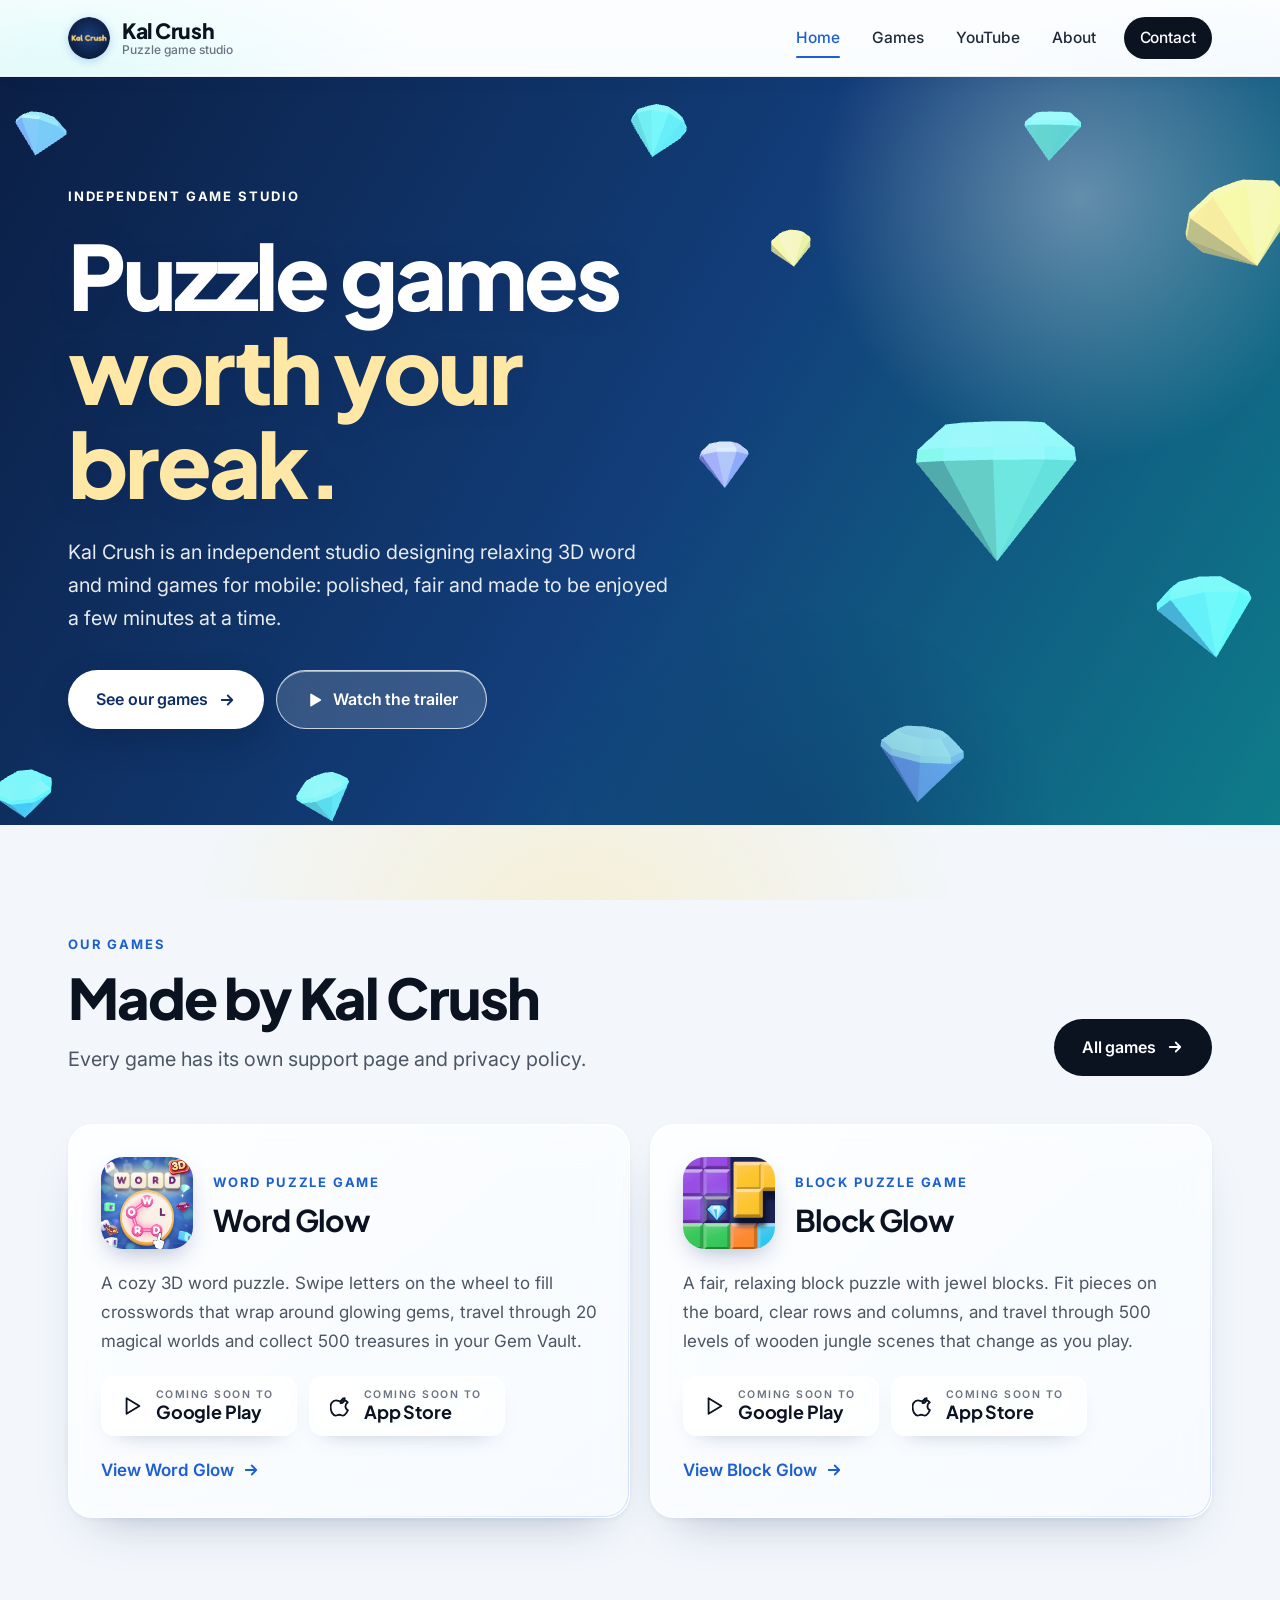
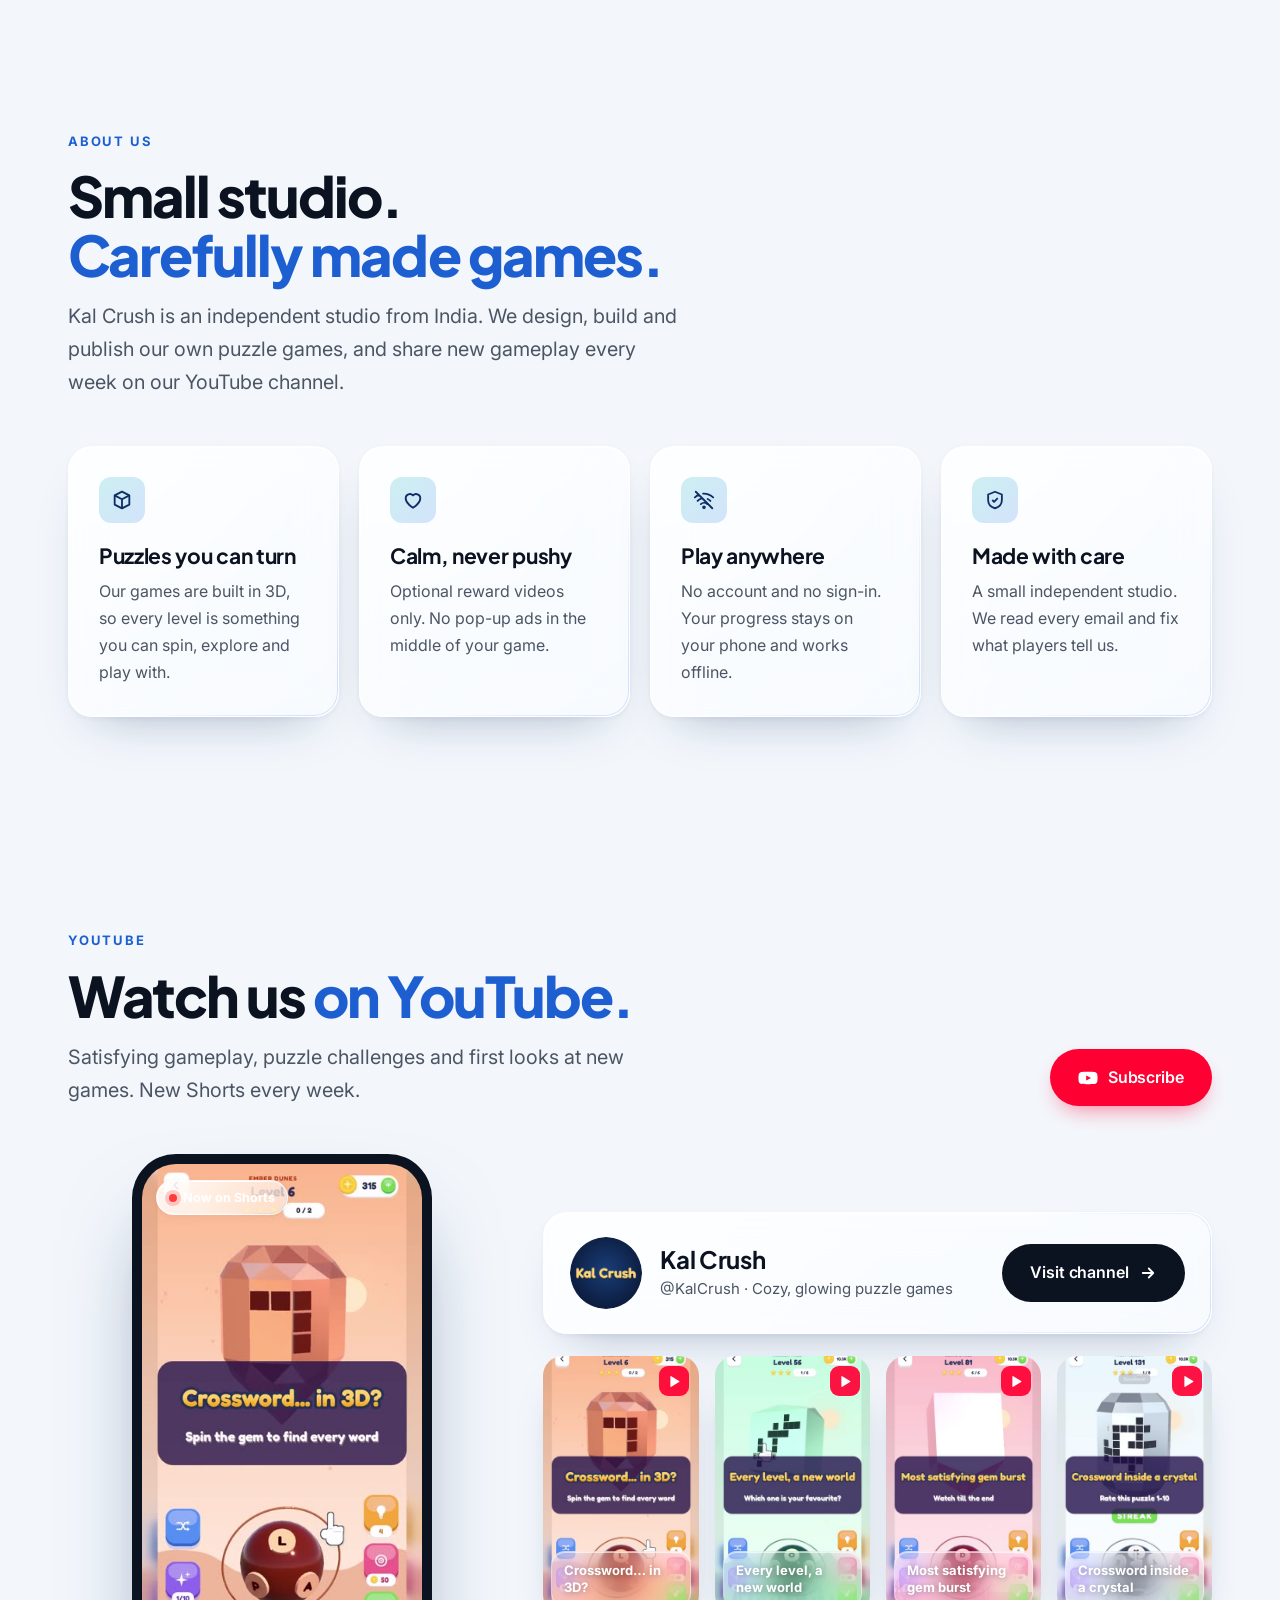
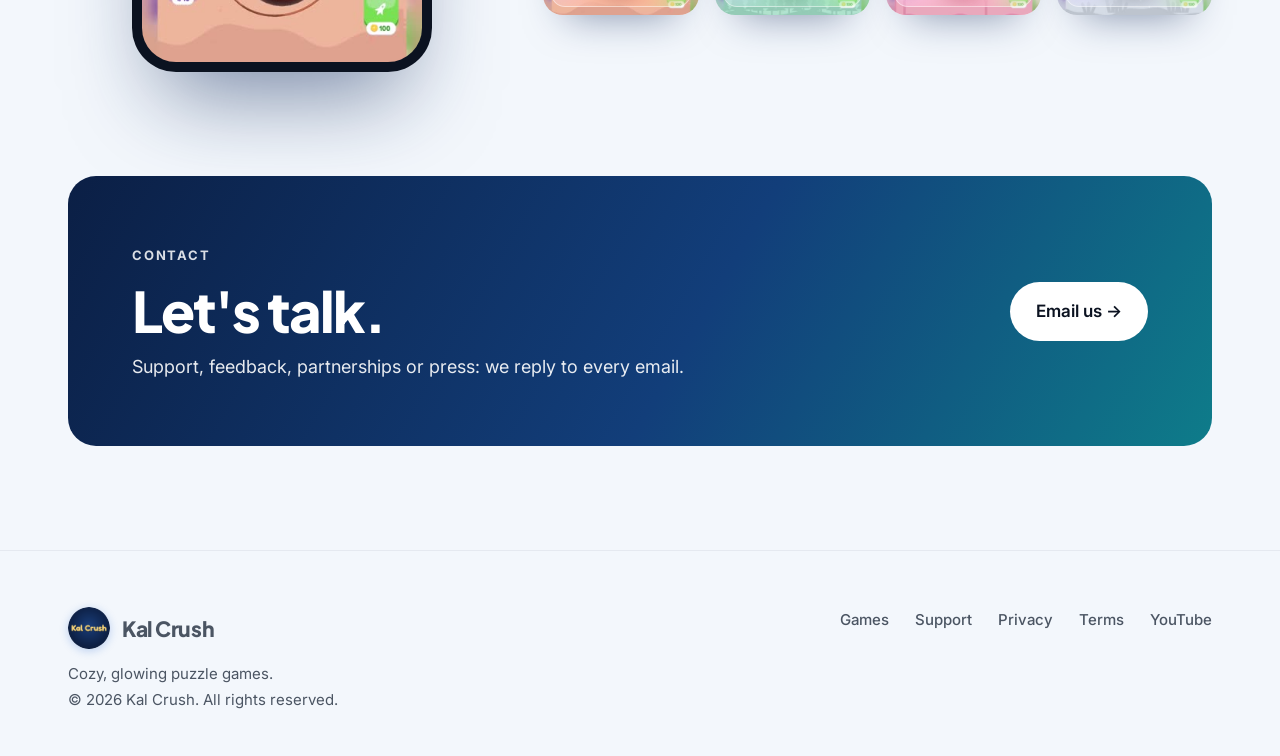
<file: index.html>
<!DOCTYPE html>
<html lang="en">
<head>
<meta charset="utf-8">
<meta name="viewport" content="width=device-width, initial-scale=1">
<title>Kal Crush | Cozy, glowing puzzle games</title>
<meta name="description" content="Kal Crush is an independent studio making cozy 3D puzzle and word games for mobile, including Word Glow and Block Glow.">
<meta property="og:title" content="Kal Crush | Cozy, glowing puzzle games">
<meta property="og:description" content="Kal Crush is an independent studio making cozy 3D puzzle and word games for mobile, including Word Glow and Block Glow.">
<meta property="og:type" content="website">
<meta property="og:image" content="https://kalcrush.online/assets/img/og-kalcrush.jpg?v=7">
<meta property="og:site_name" content="Kal Crush">
<meta name="theme-color" content="#0F2E66">
<link rel="icon" type="image/png" href="assets/img/favicon.png?v=7">
<link rel="apple-touch-icon" href="assets/img/apple-touch-icon.png?v=7">
<link rel="preconnect" href="https://fonts.googleapis.com">
<link rel="preconnect" href="https://fonts.gstatic.com" crossorigin>
<link href="https://fonts.googleapis.com/css2?family=Inter:wght@400;500;600;700&family=Plus+Jakarta+Sans:wght@600;700;800&display=swap" rel="stylesheet">
<link rel="stylesheet" href="assets/style.css?v=7">
<script>document.documentElement.classList.add("js")</script>
<!-- Google Analytics (GA4) -->
<script async src="https://www.googletagmanager.com/gtag/js?id=G-4ZETZQ0JL3"></script>
<script>window.dataLayer=window.dataLayer||[];function gtag(){dataLayer.push(arguments);}gtag('js',new Date());gtag('config','G-4ZETZQ0JL3');</script>
</head>
<body>
<a class="skip" href="#main">Skip to content</a>
<header class="site-header">
  <div class="wrap">
    <a class="brand" href="index.html" aria-label="Kal Crush home">
      <img src="assets/img/logo-96.png?v=7" alt="" width="42" height="42"><span class="brand-name">Kal Crush<span class="brand-sub">Puzzle game studio</span></span>
    </a>
    <nav class="nav" aria-label="Main">
      <a href="index.html" aria-current="page">Home</a>
      <a href="apps/index.html">Games</a>
      <a href="index.html#youtube">YouTube</a>
      <a href="index.html#about">About</a>
      <a class="btn btn-dark" href="index.html#contact">Contact</a>
      <button class="menu-btn" type="button" aria-label="Open menu" aria-expanded="false" aria-controls="mobile-menu"><span></span><span></span></button>
    </nav>
  </div>
  <div class="mobile-menu glass" id="mobile-menu">
    <a href="index.html">Home</a>
    <a href="apps/index.html">Games</a>
    <a href="apps/wordglow/index.html">Word Glow</a>
    <a href="apps/blockglow/index.html">Block Glow</a>
    <a href="index.html#youtube">YouTube</a>
    <a href="index.html#about">About</a>
    <a href="apps/wordglow/support/index.html">Support</a>
    <a href="index.html#contact">Contact</a>
  </div>
</header>
<main id="main">

<section class="hero" data-gems="11">
  <div class="wrap">
    <div>
      <div class="eyebrow">Independent game studio</div>
      <h1 style="margin-top:18px">Puzzle games<br><span class="accent">worth your break.</span></h1>
      <p class="lead">Kal Crush is an independent studio designing relaxing 3D word and mind games for mobile:
      polished, fair and made to be enjoyed a few minutes at a time.</p>
      <div class="hero-actions">
        <a class="btn btn-accent" href="apps/index.html">See our games <svg viewBox="0 0 24 24" fill="none" stroke="currentColor" stroke-width="2.4" stroke-linecap="round" stroke-linejoin="round"><path d="M5 12h14M13 6l6 6-6 6"/></svg></a>
        <a class="btn btn-ghost" href="https://youtu.be/ySBZs0bSlvU"><svg viewBox="0 0 24 24" fill="currentColor"><path d="M7 4.5v15a1 1 0 0 0 1.5.86l12.4-7.5a1 1 0 0 0 0-1.72L8.5 3.64A1 1 0 0 0 7 4.5z"/></svg> Watch the trailer</a>
      </div>
    </div>
  </div>
</section>

<section class="section-tint has-liquid" id="games">
  <div class="liquid" aria-hidden="true"><span></span><span></span><span></span></div>
  <div class="wrap">
    <div class="section-head">
      <div><div class="eyebrow">Our games</div><h2 style="margin-top:10px">Made by Kal Crush</h2>
      <p class="lead">Every game has its own support page and privacy policy.</p></div>
      <a class="btn btn-dark" href="apps/index.html">All games <svg viewBox="0 0 24 24" fill="none" stroke="currentColor" stroke-width="2.4" stroke-linecap="round" stroke-linejoin="round"><path d="M5 12h14M13 6l6 6-6 6"/></svg></a>
    </div>
    <div class="grid" style="grid-template-columns:repeat(auto-fit,minmax(300px,1fr))">
      <article class="game-card" data-tilt="5">
  <div class="game-top">
    <img src="assets/img/wordglow-icon.jpg" alt="Word Glow app icon" width="96" height="96">
    <div><div class="eyebrow">Word puzzle game</div><h3>Word Glow</h3></div>
  </div>
  <p>A cozy 3D word puzzle. Swipe letters on the wheel to fill crosswords that wrap around glowing gems,
  travel through 20 magical worlds and collect 500 treasures in your Gem Vault.</p>
  <div class="stores"><span class="store-btn"><svg viewBox="0 0 24 24" fill="none" stroke="currentColor" stroke-width="2" stroke-linejoin="round"><path d="M5 3.5v17l14-8.5z"/></svg><span><small>Coming soon to</small><b>Google Play</b></span></span><span class="store-btn"><svg viewBox="0 0 24 24" fill="none" stroke="currentColor" stroke-width="2" stroke-linecap="round" stroke-linejoin="round"><path d="M16 3.5c-1.2.1-2.6.9-3.4 1.9-.7.9-1.3 2.2-1.1 3.5 1.3.1 2.7-.7 3.5-1.7.8-1 1.2-2.3 1-3.7z"/><path d="M19.5 16.6c-.5 1.2-.8 1.7-1.5 2.7-1 1.4-2.3 3.2-4 3.2-1.5 0-1.9-1-3.9-1s-2.5 1-4 1c-1.7 0-2.9-1.6-3.9-3C.5 15.6.2 11 1.9 8.5 3.1 6.8 4.9 5.8 6.6 5.8c1.7 0 2.8 1 4.3 1 1.4 0 2.2-1 4.3-1 1.5 0 3.1.8 4.2 2.2-3.7 2-3.1 7.3.1 8.6z"/></svg><span><small>Coming soon to</small><b>App Store</b></span></span></div>
  <a class="more-link" href="apps/wordglow/index.html">View Word Glow <svg viewBox="0 0 24 24" fill="none" stroke="currentColor" stroke-width="2.4" stroke-linecap="round" stroke-linejoin="round"><path d="M5 12h14M13 6l6 6-6 6"/></svg></a>
</article>
      <article class="game-card" data-tilt="5">
  <div class="game-top">
    <img src="assets/img/blockglow-icon.jpg" alt="Block Glow app icon" width="96" height="96">
    <div><div class="eyebrow">Block puzzle game</div><h3>Block Glow</h3></div>
  </div>
  <p>A fair, relaxing block puzzle with jewel blocks. Fit pieces on the board, clear rows and columns, and
  travel through 500 levels of wooden jungle scenes that change as you play.</p>
  <div class="stores"><span class="store-btn"><svg viewBox="0 0 24 24" fill="none" stroke="currentColor" stroke-width="2" stroke-linejoin="round"><path d="M5 3.5v17l14-8.5z"/></svg><span><small>Coming soon to</small><b>Google Play</b></span></span><span class="store-btn"><svg viewBox="0 0 24 24" fill="none" stroke="currentColor" stroke-width="2" stroke-linecap="round" stroke-linejoin="round"><path d="M16 3.5c-1.2.1-2.6.9-3.4 1.9-.7.9-1.3 2.2-1.1 3.5 1.3.1 2.7-.7 3.5-1.7.8-1 1.2-2.3 1-3.7z"/><path d="M19.5 16.6c-.5 1.2-.8 1.7-1.5 2.7-1 1.4-2.3 3.2-4 3.2-1.5 0-1.9-1-3.9-1s-2.5 1-4 1c-1.7 0-2.9-1.6-3.9-3C.5 15.6.2 11 1.9 8.5 3.1 6.8 4.9 5.8 6.6 5.8c1.7 0 2.8 1 4.3 1 1.4 0 2.2-1 4.3-1 1.5 0 3.1.8 4.2 2.2-3.7 2-3.1 7.3.1 8.6z"/></svg><span><small>Coming soon to</small><b>App Store</b></span></span></div>
  <a class="more-link" href="apps/blockglow/index.html">View Block Glow <svg viewBox="0 0 24 24" fill="none" stroke="currentColor" stroke-width="2.4" stroke-linecap="round" stroke-linejoin="round"><path d="M5 12h14M13 6l6 6-6 6"/></svg></a>
</article>
    </div>
  </div>
</section>

<section id="about" class="has-liquid">
  <div class="liquid" aria-hidden="true"><span></span><span></span><span></span></div>
  <div class="wrap">
    <div class="section-head">
      <div><div class="eyebrow">About us</div><h2 style="margin-top:12px">Small studio.<br><span class="accent">Carefully made games.</span></h2>
      <p class="lead">Kal Crush is an independent studio from India. We design, build and publish our own
      puzzle games, and share new gameplay every week on our YouTube channel.</p></div>
    </div>
    <div class="grid grid-4"><div class="card"><div class="icon-chip"><svg viewBox="0 0 24 24" fill="none" stroke="currentColor" stroke-width="2" stroke-linejoin="round"><path d="M12 2.8 20 7v10l-8 4.2L4 17V7z"/><path d="M4 7l8 4.2L20 7M12 11.2v10"/></svg></div><h3>Puzzles you can turn</h3><p>Our games are built in 3D, so every level is something you can spin, explore and play with.</p></div><div class="card"><div class="icon-chip"><svg viewBox="0 0 24 24" fill="none" stroke="currentColor" stroke-width="2" stroke-linejoin="round"><path d="M12 20.5s-8-4.6-8-10.4A4.6 4.6 0 0 1 12 7a4.6 4.6 0 0 1 8 3.1c0 5.8-8 10.4-8 10.4z"/></svg></div><h3>Calm, never pushy</h3><p>Optional reward videos only. No pop-up ads in the middle of your game.</p></div><div class="card"><div class="icon-chip"><svg viewBox="0 0 24 24" fill="none" stroke="currentColor" stroke-width="2" stroke-linecap="round"><path d="M3 3l18 18M8.5 16.5a5 5 0 0 1 7 0M5 13a10 10 0 0 1 4-2.5M19 13a10 10 0 0 0-3-2.1M2 9.2a15 15 0 0 1 4.5-2.7M22 9.2A15 15 0 0 0 11 5"/><circle cx="12" cy="20" r="1"/></svg></div><h3>Play anywhere</h3><p>No account and no sign-in. Your progress stays on your phone and works offline.</p></div><div class="card"><div class="icon-chip"><svg viewBox="0 0 24 24" fill="none" stroke="currentColor" stroke-width="2" stroke-linejoin="round"><path d="M12 3 4.5 6v6c0 4.5 3.2 7.8 7.5 9 4.3-1.2 7.5-4.5 7.5-9V6z"/><path d="m9 12 2 2 4-4"/></svg></div><h3>Made with care</h3><p>A small independent studio. We read every email and fix what players tell us.</p></div></div>
  </div>
</section>


<section id="youtube" class="has-liquid">
  <div class="liquid" aria-hidden="true"><span></span><span></span><span></span></div>
  <div class="wrap">
    <div class="section-head">
      <div><div class="eyebrow">YouTube</div><h2 style="margin-top:12px">Watch us <span class="accent">on YouTube.</span></h2>
      <p class="lead">Satisfying gameplay, puzzle challenges and first looks at new games. New Shorts every week.</p></div>
      <a class="btn btn-yt" href="https://www.youtube.com/@KalCrush?sub_confirmation=1"><svg viewBox="0 0 24 24" fill="currentColor"><path d="M23 7.2a3 3 0 0 0-2.1-2.1C19 4.6 12 4.6 12 4.6s-7 0-8.9.5A3 3 0 0 0 1 7.2 31 31 0 0 0 .5 12 31 31 0 0 0 1 16.8a3 3 0 0 0 2.1 2.1c1.9.5 8.9.5 8.9.5s7 0 8.9-.5a3 3 0 0 0 2.1-2.1 31 31 0 0 0 .5-4.8 31 31 0 0 0-.5-4.8zM9.8 15.1V8.9l5.8 3.1z"/></svg> Subscribe</a>
    </div>
    <div class="yt-grid">
      <div class="yt-phone" data-tilt="10">
        <video src="assets/img/short-loop.mp4" poster="assets/img/short-1.jpg" autoplay muted loop playsinline aria-label="Word Glow gameplay clip"></video>
        <span class="live glass"><i></i> Now on Shorts</span>
      </div>
      <div>
        <div class="channel glass">
          <img src="assets/img/logo-160.png?v=7" alt="Kal Crush logo" width="72" height="72">
          <div class="grow"><h3>Kal Crush</h3><p>@KalCrush &middot; Cozy, glowing puzzle games</p></div>
          <a class="btn btn-dark" href="https://www.youtube.com/@KalCrush">Visit channel <svg viewBox="0 0 24 24" fill="none" stroke="currentColor" stroke-width="2.4" stroke-linecap="round" stroke-linejoin="round"><path d="M5 12h14M13 6l6 6-6 6"/></svg></a>
        </div>
        <div class="shorts">
          <a class="short" href="https://www.youtube.com/@KalCrush/shorts"><img src="assets/img/short-1.jpg" alt="" loading="lazy"><span class="yt-ico"><svg viewBox="0 0 24 24" fill="currentColor"><path d="M7 4.5v15a1 1 0 0 0 1.5.86l12.4-7.5a1 1 0 0 0 0-1.72L8.5 3.64A1 1 0 0 0 7 4.5z"/></svg></span><span class="cap">Crossword&hellip; in 3D?</span></a>
          <a class="short" href="https://www.youtube.com/@KalCrush/shorts"><img src="assets/img/short-3.jpg" alt="" loading="lazy"><span class="yt-ico"><svg viewBox="0 0 24 24" fill="currentColor"><path d="M7 4.5v15a1 1 0 0 0 1.5.86l12.4-7.5a1 1 0 0 0 0-1.72L8.5 3.64A1 1 0 0 0 7 4.5z"/></svg></span><span class="cap">Every level, a new world</span></a>
          <a class="short" href="https://www.youtube.com/@KalCrush/shorts"><img src="assets/img/short-5.jpg" alt="" loading="lazy"><span class="yt-ico"><svg viewBox="0 0 24 24" fill="currentColor"><path d="M7 4.5v15a1 1 0 0 0 1.5.86l12.4-7.5a1 1 0 0 0 0-1.72L8.5 3.64A1 1 0 0 0 7 4.5z"/></svg></span><span class="cap">Most satisfying gem burst</span></a>
          <a class="short" href="https://www.youtube.com/@KalCrush/shorts"><img src="assets/img/short-7.jpg" alt="" loading="lazy"><span class="yt-ico"><svg viewBox="0 0 24 24" fill="currentColor"><path d="M7 4.5v15a1 1 0 0 0 1.5.86l12.4-7.5a1 1 0 0 0 0-1.72L8.5 3.64A1 1 0 0 0 7 4.5z"/></svg></span><span class="cap">Crossword inside a crystal</span></a>
        </div>
      </div>
    </div>
  </div>
</section>
<section id="contact" style="padding-top:0">
  <div class="wrap">
    <div class="cta-band">
      <div><div class="eyebrow" style="color:#7DD3FC">Contact</div><h2 style="margin-top:12px">Let's talk.</h2><p>Support, feedback, partnerships or press: we reply to every email.</p></div>
      <a class="mail js-mail" href="#contact" data-u="mirtazajaveed" data-d="gmail.com">Email us &rarr;</a>
    </div>
  </div>
</section>

</main>
<footer class="site-footer">
  <div class="wrap">
    <div>
      <a class="brand" href="index.html"><img src="assets/img/logo-96.png?v=7" alt="" width="42" height="42"><span class="brand-name">Kal Crush</span></a>
      <p style="margin:12px 0 0">Cozy, glowing puzzle games.<br>&copy; 2026 Kal Crush. All rights reserved.</p>
    </div>
    <nav aria-label="Footer">
      <a href="apps/index.html">Games</a>
      <a href="apps/wordglow/support/index.html">Support</a>
      <a href="privacy/index.html">Privacy</a>
      <a href="terms/index.html">Terms</a>
      <a href="https://www.youtube.com/@KalCrush">YouTube</a>
    </nav>
  </div>
</footer>
<script src="assets/site.js?v=7"></script>
<script src="assets/three.min.js"></script>
<script src="assets/gems3d.js?v=7"></script>
<script>if("serviceWorker" in navigator){addEventListener("load",function(){navigator.serviceWorker.register("/sw.js").catch(function(){});});}</script>
</body>
</html>
</file>
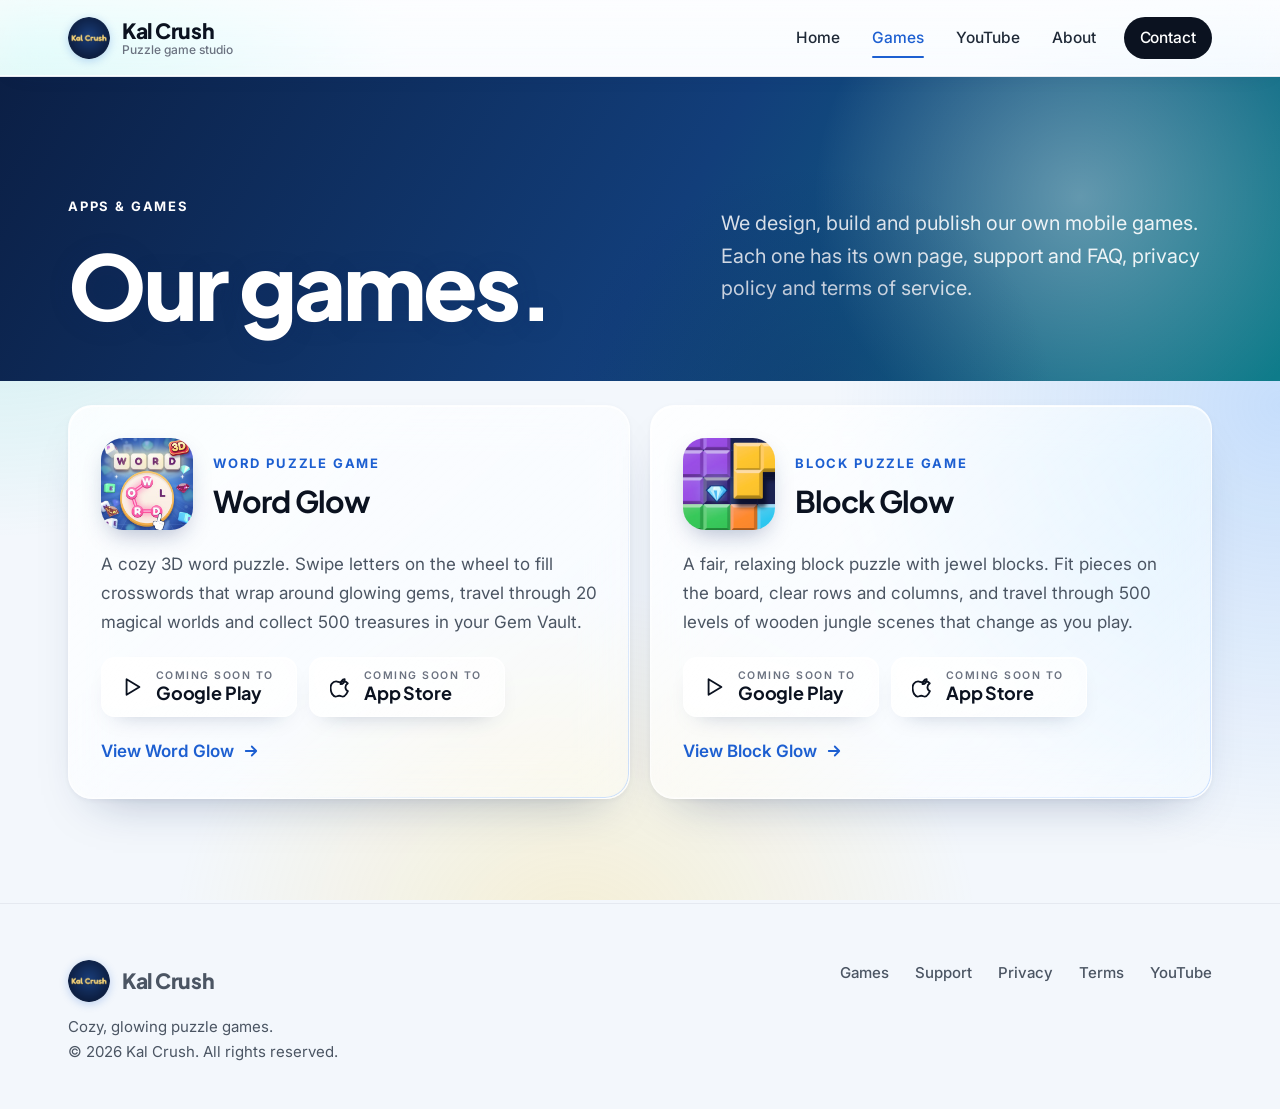
<file: apps/index.html>
<!DOCTYPE html>
<html lang="en">
<head>
<meta charset="utf-8">
<meta name="viewport" content="width=device-width, initial-scale=1">
<title>Games | Kal Crush</title>
<meta name="description" content="All games made by Kal Crush, with links to support, privacy and terms.">
<meta property="og:title" content="Games | Kal Crush">
<meta property="og:description" content="All games made by Kal Crush, with links to support, privacy and terms.">
<meta property="og:type" content="website">
<meta property="og:image" content="https://kalcrush.online/assets/img/og-kalcrush.jpg?v=7">
<meta property="og:site_name" content="Kal Crush">
<meta name="theme-color" content="#0F2E66">
<link rel="icon" type="image/png" href="../assets/img/favicon.png?v=7">
<link rel="apple-touch-icon" href="../assets/img/apple-touch-icon.png?v=7">
<link rel="preconnect" href="https://fonts.googleapis.com">
<link rel="preconnect" href="https://fonts.gstatic.com" crossorigin>
<link href="https://fonts.googleapis.com/css2?family=Inter:wght@400;500;600;700&family=Plus+Jakarta+Sans:wght@600;700;800&display=swap" rel="stylesheet">
<link rel="stylesheet" href="../assets/style.css?v=7">
<script>document.documentElement.classList.add("js")</script>
<!-- Google Analytics (GA4) -->
<script async src="https://www.googletagmanager.com/gtag/js?id=G-4ZETZQ0JL3"></script>
<script>window.dataLayer=window.dataLayer||[];function gtag(){dataLayer.push(arguments);}gtag('js',new Date());gtag('config','G-4ZETZQ0JL3');</script>
</head>
<body>
<a class="skip" href="#main">Skip to content</a>
<header class="site-header">
  <div class="wrap">
    <a class="brand" href="../index.html" aria-label="Kal Crush home">
      <img src="../assets/img/logo-96.png?v=7" alt="" width="42" height="42"><span class="brand-name">Kal Crush<span class="brand-sub">Puzzle game studio</span></span>
    </a>
    <nav class="nav" aria-label="Main">
      <a href="../index.html">Home</a>
      <a href="../apps/index.html" aria-current="page">Games</a>
      <a href="../index.html#youtube">YouTube</a>
      <a href="../index.html#about">About</a>
      <a class="btn btn-dark" href="../index.html#contact">Contact</a>
      <button class="menu-btn" type="button" aria-label="Open menu" aria-expanded="false" aria-controls="mobile-menu"><span></span><span></span></button>
    </nav>
  </div>
  <div class="mobile-menu glass" id="mobile-menu">
    <a href="../index.html">Home</a>
    <a href="../apps/index.html">Games</a>
    <a href="../apps/wordglow/index.html">Word Glow</a>
    <a href="../apps/blockglow/index.html">Block Glow</a>
    <a href="../index.html#youtube">YouTube</a>
    <a href="../index.html#about">About</a>
    <a href="../apps/wordglow/support/index.html">Support</a>
    <a href="../index.html#contact">Contact</a>
  </div>
</header>
<main id="main">

<section class="hero" style="padding-bottom:40px">
  <div class="wrap" style="grid-template-columns:1.2fr 1fr">
    <div><div class="eyebrow">Apps &amp; games</div>
      <h1 style="margin-top:18px">Our games.</h1></div>
    <p class="lead">We design, build and publish our own mobile games. Each one has its own page,
    support and FAQ, privacy policy and terms of service.</p>
  </div>
</section>
<section style="padding-top:24px">
  <div class="wrap">
    <div class="grid" style="grid-template-columns:repeat(auto-fit,minmax(320px,1fr))">
      <article class="game-card" data-tilt="5">
  <div class="game-top">
    <img src="../assets/img/wordglow-icon.jpg" alt="Word Glow app icon" width="96" height="96">
    <div><div class="eyebrow">Word puzzle game</div><h3>Word Glow</h3></div>
  </div>
  <p>A cozy 3D word puzzle. Swipe letters on the wheel to fill crosswords that wrap around glowing gems,
  travel through 20 magical worlds and collect 500 treasures in your Gem Vault.</p>
  <div class="stores"><span class="store-btn"><svg viewBox="0 0 24 24" fill="none" stroke="currentColor" stroke-width="2" stroke-linejoin="round"><path d="M5 3.5v17l14-8.5z"/></svg><span><small>Coming soon to</small><b>Google Play</b></span></span><span class="store-btn"><svg viewBox="0 0 24 24" fill="none" stroke="currentColor" stroke-width="2" stroke-linecap="round" stroke-linejoin="round"><path d="M16 3.5c-1.2.1-2.6.9-3.4 1.9-.7.9-1.3 2.2-1.1 3.5 1.3.1 2.7-.7 3.5-1.7.8-1 1.2-2.3 1-3.7z"/><path d="M19.5 16.6c-.5 1.2-.8 1.7-1.5 2.7-1 1.4-2.3 3.2-4 3.2-1.5 0-1.9-1-3.9-1s-2.5 1-4 1c-1.7 0-2.9-1.6-3.9-3C.5 15.6.2 11 1.9 8.5 3.1 6.8 4.9 5.8 6.6 5.8c1.7 0 2.8 1 4.3 1 1.4 0 2.2-1 4.3-1 1.5 0 3.1.8 4.2 2.2-3.7 2-3.1 7.3.1 8.6z"/></svg><span><small>Coming soon to</small><b>App Store</b></span></span></div>
  <a class="more-link" href="../apps/wordglow/index.html">View Word Glow <svg viewBox="0 0 24 24" fill="none" stroke="currentColor" stroke-width="2.4" stroke-linecap="round" stroke-linejoin="round"><path d="M5 12h14M13 6l6 6-6 6"/></svg></a>
</article>
      <article class="game-card" data-tilt="5">
  <div class="game-top">
    <img src="../assets/img/blockglow-icon.jpg" alt="Block Glow app icon" width="96" height="96">
    <div><div class="eyebrow">Block puzzle game</div><h3>Block Glow</h3></div>
  </div>
  <p>A fair, relaxing block puzzle with jewel blocks. Fit pieces on the board, clear rows and columns, and
  travel through 500 levels of wooden jungle scenes that change as you play.</p>
  <div class="stores"><span class="store-btn"><svg viewBox="0 0 24 24" fill="none" stroke="currentColor" stroke-width="2" stroke-linejoin="round"><path d="M5 3.5v17l14-8.5z"/></svg><span><small>Coming soon to</small><b>Google Play</b></span></span><span class="store-btn"><svg viewBox="0 0 24 24" fill="none" stroke="currentColor" stroke-width="2" stroke-linecap="round" stroke-linejoin="round"><path d="M16 3.5c-1.2.1-2.6.9-3.4 1.9-.7.9-1.3 2.2-1.1 3.5 1.3.1 2.7-.7 3.5-1.7.8-1 1.2-2.3 1-3.7z"/><path d="M19.5 16.6c-.5 1.2-.8 1.7-1.5 2.7-1 1.4-2.3 3.2-4 3.2-1.5 0-1.9-1-3.9-1s-2.5 1-4 1c-1.7 0-2.9-1.6-3.9-3C.5 15.6.2 11 1.9 8.5 3.1 6.8 4.9 5.8 6.6 5.8c1.7 0 2.8 1 4.3 1 1.4 0 2.2-1 4.3-1 1.5 0 3.1.8 4.2 2.2-3.7 2-3.1 7.3.1 8.6z"/></svg><span><small>Coming soon to</small><b>App Store</b></span></span></div>
  <a class="more-link" href="../apps/blockglow/index.html">View Block Glow <svg viewBox="0 0 24 24" fill="none" stroke="currentColor" stroke-width="2.4" stroke-linecap="round" stroke-linejoin="round"><path d="M5 12h14M13 6l6 6-6 6"/></svg></a>
</article>
    </div>
  </div>
</section>

</main>
<footer class="site-footer">
  <div class="wrap">
    <div>
      <a class="brand" href="../index.html"><img src="../assets/img/logo-96.png?v=7" alt="" width="42" height="42"><span class="brand-name">Kal Crush</span></a>
      <p style="margin:12px 0 0">Cozy, glowing puzzle games.<br>&copy; 2026 Kal Crush. All rights reserved.</p>
    </div>
    <nav aria-label="Footer">
      <a href="../apps/index.html">Games</a>
      <a href="../apps/wordglow/support/index.html">Support</a>
      <a href="../privacy/index.html">Privacy</a>
      <a href="../terms/index.html">Terms</a>
      <a href="https://www.youtube.com/@KalCrush">YouTube</a>
    </nav>
  </div>
</footer>
<script src="../assets/site.js?v=7"></script>

<script>if("serviceWorker" in navigator){addEventListener("load",function(){navigator.serviceWorker.register("/sw.js").catch(function(){});});}</script>
</body>
</html>
</file>
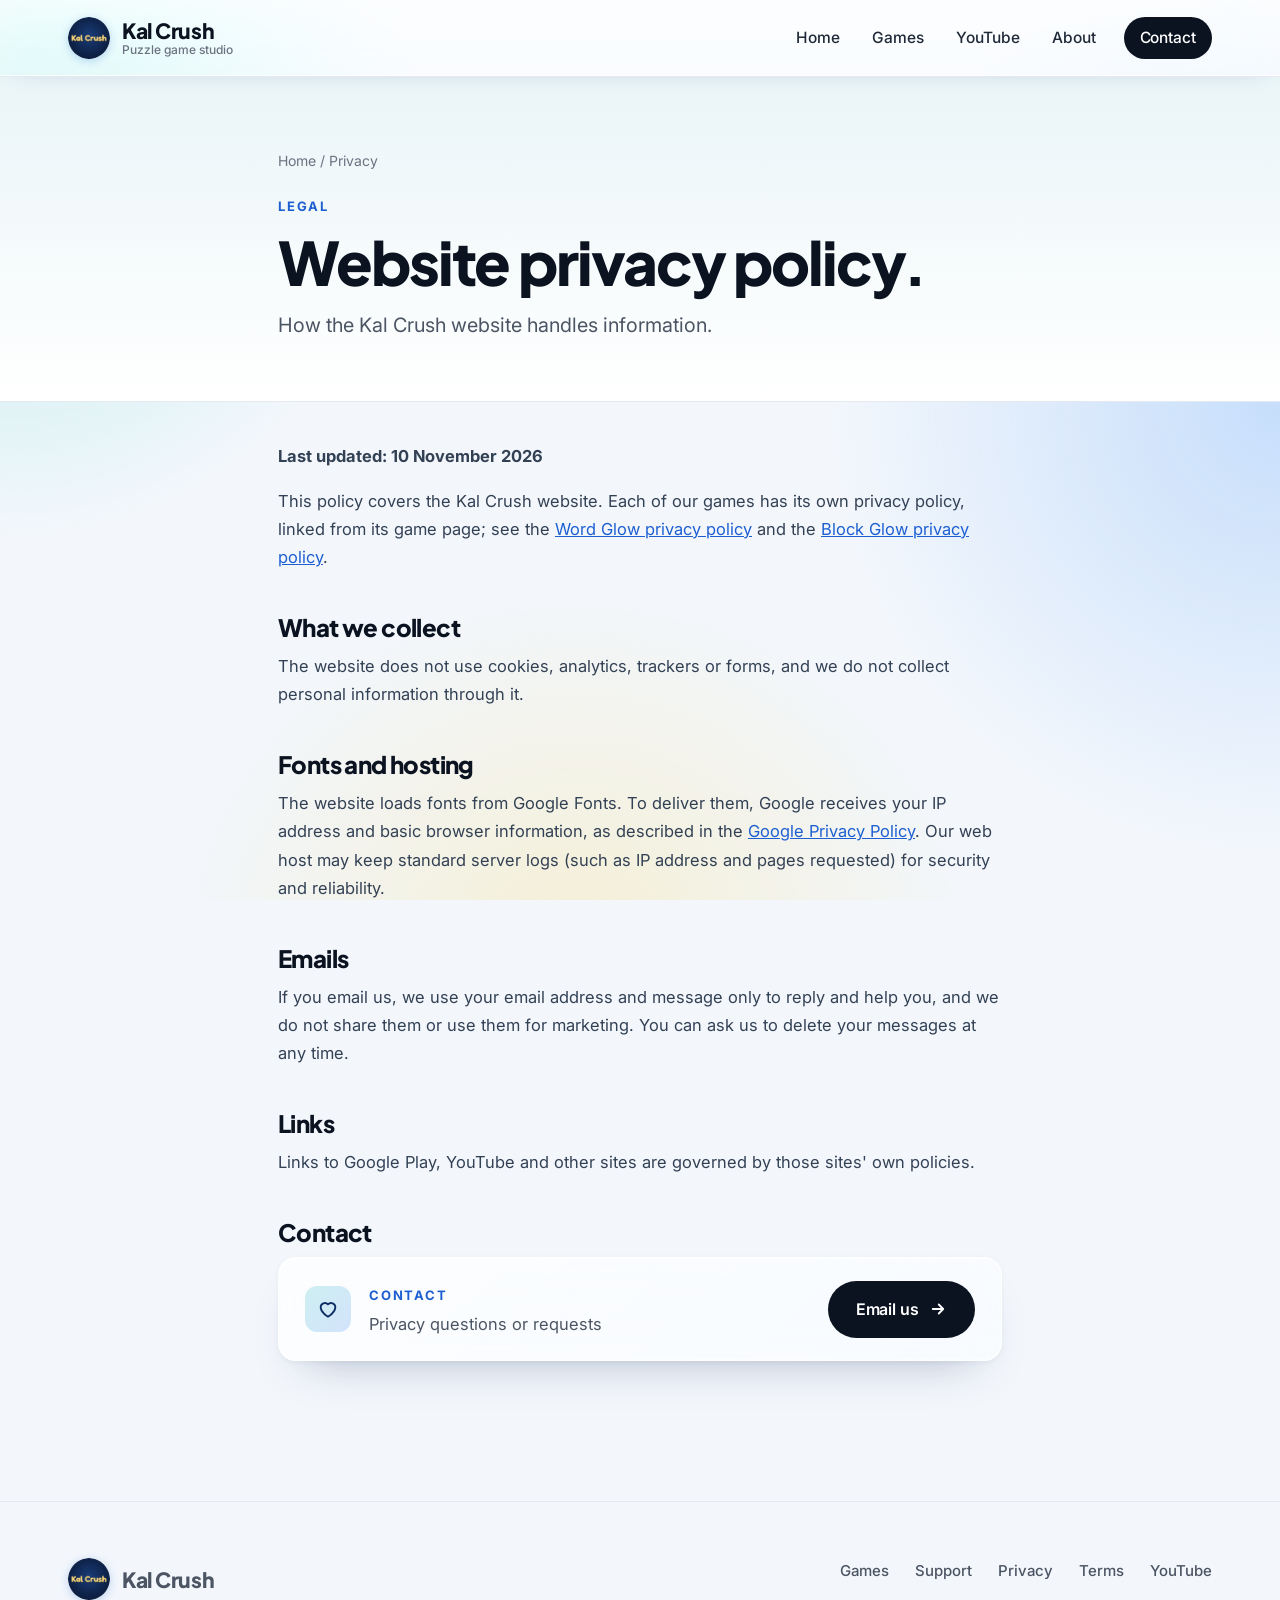
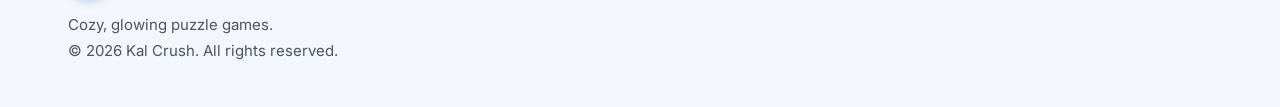
<file: privacy/index.html>
<!DOCTYPE html>
<html lang="en">
<head>
<meta charset="utf-8">
<meta name="viewport" content="width=device-width, initial-scale=1">
<title>Privacy | Kal Crush</title>
<meta name="description" content="Privacy policy for the Kal Crush website.">
<meta property="og:title" content="Privacy | Kal Crush">
<meta property="og:description" content="Privacy policy for the Kal Crush website.">
<meta property="og:type" content="website">
<meta property="og:image" content="https://kalcrush.online/assets/img/og-kalcrush.jpg?v=7">
<meta property="og:site_name" content="Kal Crush">
<meta name="theme-color" content="#0F2E66">
<link rel="icon" type="image/png" href="../assets/img/favicon.png?v=7">
<link rel="apple-touch-icon" href="../assets/img/apple-touch-icon.png?v=7">
<link rel="preconnect" href="https://fonts.googleapis.com">
<link rel="preconnect" href="https://fonts.gstatic.com" crossorigin>
<link href="https://fonts.googleapis.com/css2?family=Inter:wght@400;500;600;700&family=Plus+Jakarta+Sans:wght@600;700;800&display=swap" rel="stylesheet">
<link rel="stylesheet" href="../assets/style.css?v=7">
<script>document.documentElement.classList.add("js")</script>
<!-- Google Analytics (GA4) -->
<script async src="https://www.googletagmanager.com/gtag/js?id=G-4ZETZQ0JL3"></script>
<script>window.dataLayer=window.dataLayer||[];function gtag(){dataLayer.push(arguments);}gtag('js',new Date());gtag('config','G-4ZETZQ0JL3');</script>
</head>
<body>
<a class="skip" href="#main">Skip to content</a>
<header class="site-header">
  <div class="wrap">
    <a class="brand" href="../index.html" aria-label="Kal Crush home">
      <img src="../assets/img/logo-96.png?v=7" alt="" width="42" height="42"><span class="brand-name">Kal Crush<span class="brand-sub">Puzzle game studio</span></span>
    </a>
    <nav class="nav" aria-label="Main">
      <a href="../index.html">Home</a>
      <a href="../apps/index.html">Games</a>
      <a href="../index.html#youtube">YouTube</a>
      <a href="../index.html#about">About</a>
      <a class="btn btn-dark" href="../index.html#contact">Contact</a>
      <button class="menu-btn" type="button" aria-label="Open menu" aria-expanded="false" aria-controls="mobile-menu"><span></span><span></span></button>
    </nav>
  </div>
  <div class="mobile-menu glass" id="mobile-menu">
    <a href="../index.html">Home</a>
    <a href="../apps/index.html">Games</a>
    <a href="../apps/wordglow/index.html">Word Glow</a>
    <a href="../apps/blockglow/index.html">Block Glow</a>
    <a href="../index.html#youtube">YouTube</a>
    <a href="../index.html#about">About</a>
    <a href="../apps/wordglow/support/index.html">Support</a>
    <a href="../index.html#contact">Contact</a>
  </div>
</header>
<main id="main">

<section class="doc-hero">
  <div class="wrap" style="max-width:780px">
    <div class="crumbs"><a href="../index.html">Home</a> / Privacy</div>
    <div class="eyebrow">Legal</div>
    <h1 style="margin-top:10px">Website privacy policy.</h1>
    <p class="lead">How the Kal Crush website handles information.</p>
  </div>
</section>
<div class="doc">

<p><b>Last updated: 10 November 2026</b></p>
<p>This policy covers the Kal Crush website. Each of our games has its own privacy policy, linked from its game page;
see the <a href="../apps/wordglow/privacy/index.html">Word Glow privacy policy</a> and the <a href="../apps/blockglow/privacy/index.html">Block Glow privacy policy</a>.</p>
<h2>What we collect</h2>
<p>The website does not use cookies, analytics, trackers or forms, and we do not collect personal information through it.</p>
<h2>Fonts and hosting</h2>
<p>The website loads fonts from Google Fonts. To deliver them, Google receives your IP address and basic browser information,
as described in the <a href="https://policies.google.com/privacy">Google Privacy Policy</a>. Our web host may keep
standard server logs (such as IP address and pages requested) for security and reliability.</p>
<h2>Emails</h2>
<p>If you email us, we use your email address and message only to reply and help you, and we do not share them or use
them for marketing. You can ask us to delete your messages at any time.</p>
<h2>Links</h2>
<p>Links to Google Play, YouTube and other sites are governed by those sites' own policies.</p>
<h2>Contact</h2>
<div class="contact-card">
  <div class="icon-chip"><svg viewBox="0 0 24 24" fill="none" stroke="currentColor" stroke-width="2" stroke-linejoin="round"><path d="M12 20.5s-8-4.6-8-10.4A4.6 4.6 0 0 1 12 7a4.6 4.6 0 0 1 8 3.1c0 5.8-8 10.4-8 10.4z"/></svg></div>
  <div style="flex:1;min-width:220px"><div class="eyebrow" style="margin-bottom:4px">Contact</div>
  <p style="margin:0;color:var(--soft)">Privacy questions or requests</p></div>
  <a class="btn btn-dark js-mail" href="#contact" data-u="mirtazajaveed" data-d="gmail.com">Email us <svg viewBox="0 0 24 24" fill="none" stroke="currentColor" stroke-width="2.4" stroke-linecap="round" stroke-linejoin="round"><path d="M5 12h14M13 6l6 6-6 6"/></svg></a>
</div>

</div>

</main>
<footer class="site-footer">
  <div class="wrap">
    <div>
      <a class="brand" href="../index.html"><img src="../assets/img/logo-96.png?v=7" alt="" width="42" height="42"><span class="brand-name">Kal Crush</span></a>
      <p style="margin:12px 0 0">Cozy, glowing puzzle games.<br>&copy; 2026 Kal Crush. All rights reserved.</p>
    </div>
    <nav aria-label="Footer">
      <a href="../apps/index.html">Games</a>
      <a href="../apps/wordglow/support/index.html">Support</a>
      <a href="../privacy/index.html">Privacy</a>
      <a href="../terms/index.html">Terms</a>
      <a href="https://www.youtube.com/@KalCrush">YouTube</a>
    </nav>
  </div>
</footer>
<script src="../assets/site.js?v=7"></script>

<script>if("serviceWorker" in navigator){addEventListener("load",function(){navigator.serviceWorker.register("/sw.js").catch(function(){});});}</script>
</body>
</html>
</file>
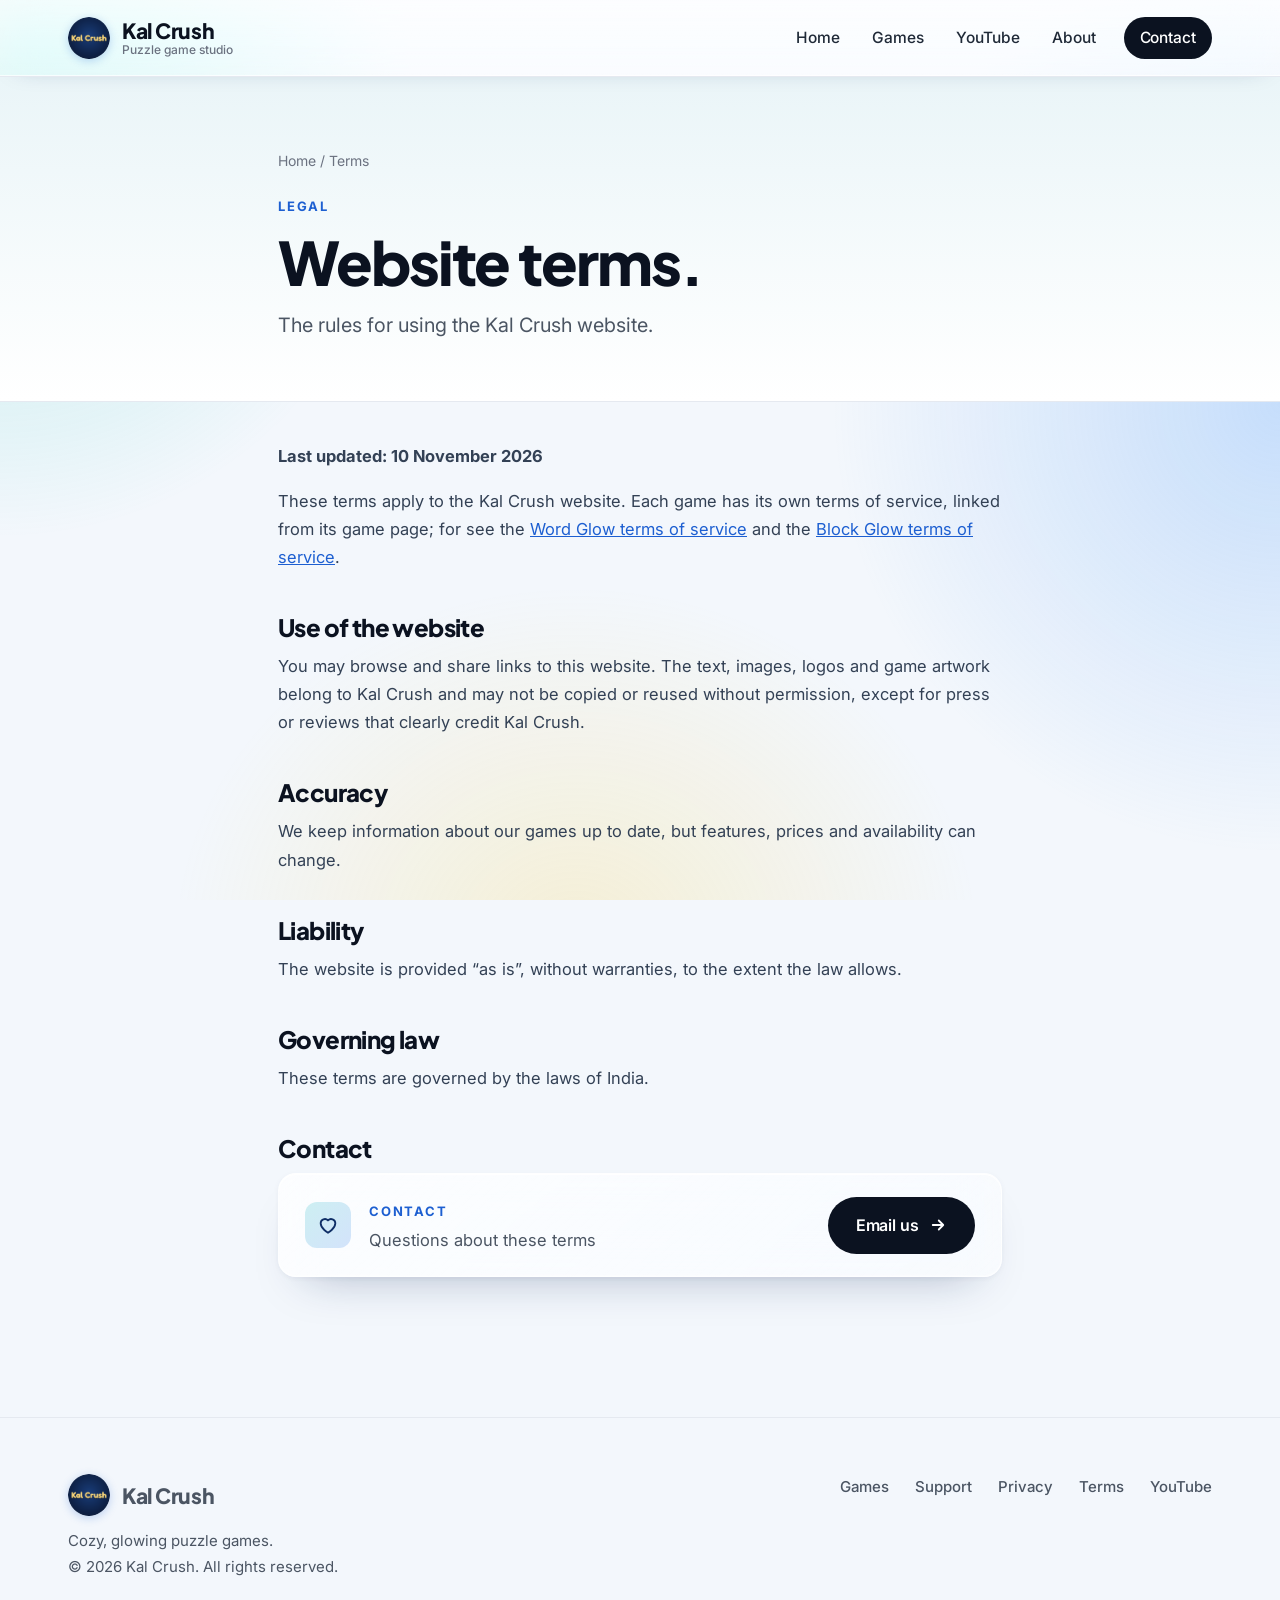
<file: terms/index.html>
<!DOCTYPE html>
<html lang="en">
<head>
<meta charset="utf-8">
<meta name="viewport" content="width=device-width, initial-scale=1">
<title>Terms | Kal Crush</title>
<meta name="description" content="Terms of use for the Kal Crush website.">
<meta property="og:title" content="Terms | Kal Crush">
<meta property="og:description" content="Terms of use for the Kal Crush website.">
<meta property="og:type" content="website">
<meta property="og:image" content="https://kalcrush.online/assets/img/og-kalcrush.jpg?v=7">
<meta property="og:site_name" content="Kal Crush">
<meta name="theme-color" content="#0F2E66">
<link rel="icon" type="image/png" href="../assets/img/favicon.png?v=7">
<link rel="apple-touch-icon" href="../assets/img/apple-touch-icon.png?v=7">
<link rel="preconnect" href="https://fonts.googleapis.com">
<link rel="preconnect" href="https://fonts.gstatic.com" crossorigin>
<link href="https://fonts.googleapis.com/css2?family=Inter:wght@400;500;600;700&family=Plus+Jakarta+Sans:wght@600;700;800&display=swap" rel="stylesheet">
<link rel="stylesheet" href="../assets/style.css?v=7">
<script>document.documentElement.classList.add("js")</script>
<!-- Google Analytics (GA4) -->
<script async src="https://www.googletagmanager.com/gtag/js?id=G-4ZETZQ0JL3"></script>
<script>window.dataLayer=window.dataLayer||[];function gtag(){dataLayer.push(arguments);}gtag('js',new Date());gtag('config','G-4ZETZQ0JL3');</script>
</head>
<body>
<a class="skip" href="#main">Skip to content</a>
<header class="site-header">
  <div class="wrap">
    <a class="brand" href="../index.html" aria-label="Kal Crush home">
      <img src="../assets/img/logo-96.png?v=7" alt="" width="42" height="42"><span class="brand-name">Kal Crush<span class="brand-sub">Puzzle game studio</span></span>
    </a>
    <nav class="nav" aria-label="Main">
      <a href="../index.html">Home</a>
      <a href="../apps/index.html">Games</a>
      <a href="../index.html#youtube">YouTube</a>
      <a href="../index.html#about">About</a>
      <a class="btn btn-dark" href="../index.html#contact">Contact</a>
      <button class="menu-btn" type="button" aria-label="Open menu" aria-expanded="false" aria-controls="mobile-menu"><span></span><span></span></button>
    </nav>
  </div>
  <div class="mobile-menu glass" id="mobile-menu">
    <a href="../index.html">Home</a>
    <a href="../apps/index.html">Games</a>
    <a href="../apps/wordglow/index.html">Word Glow</a>
    <a href="../apps/blockglow/index.html">Block Glow</a>
    <a href="../index.html#youtube">YouTube</a>
    <a href="../index.html#about">About</a>
    <a href="../apps/wordglow/support/index.html">Support</a>
    <a href="../index.html#contact">Contact</a>
  </div>
</header>
<main id="main">

<section class="doc-hero">
  <div class="wrap" style="max-width:780px">
    <div class="crumbs"><a href="../index.html">Home</a> / Terms</div>
    <div class="eyebrow">Legal</div>
    <h1 style="margin-top:10px">Website terms.</h1>
    <p class="lead">The rules for using the Kal Crush website.</p>
  </div>
</section>
<div class="doc">

<p><b>Last updated: 10 November 2026</b></p>
<p>These terms apply to the Kal Crush website. Each game has its own terms of service, linked from its game page; for
see the <a href="../apps/wordglow/terms/index.html">Word Glow terms of service</a> and the <a href="../apps/blockglow/terms/index.html">Block Glow terms of service</a>.</p>
<h2>Use of the website</h2>
<p>You may browse and share links to this website. The text, images, logos and game artwork belong to Kal Crush and may
not be copied or reused without permission, except for press or reviews that clearly credit Kal Crush.</p>
<h2>Accuracy</h2>
<p>We keep information about our games up to date, but features, prices and availability can change.</p>
<h2>Liability</h2>
<p>The website is provided &ldquo;as is&rdquo;, without warranties, to the extent the law allows.</p>
<h2>Governing law</h2>
<p>These terms are governed by the laws of India.</p>
<h2>Contact</h2>
<div class="contact-card">
  <div class="icon-chip"><svg viewBox="0 0 24 24" fill="none" stroke="currentColor" stroke-width="2" stroke-linejoin="round"><path d="M12 20.5s-8-4.6-8-10.4A4.6 4.6 0 0 1 12 7a4.6 4.6 0 0 1 8 3.1c0 5.8-8 10.4-8 10.4z"/></svg></div>
  <div style="flex:1;min-width:220px"><div class="eyebrow" style="margin-bottom:4px">Contact</div>
  <p style="margin:0;color:var(--soft)">Questions about these terms</p></div>
  <a class="btn btn-dark js-mail" href="#contact" data-u="mirtazajaveed" data-d="gmail.com">Email us <svg viewBox="0 0 24 24" fill="none" stroke="currentColor" stroke-width="2.4" stroke-linecap="round" stroke-linejoin="round"><path d="M5 12h14M13 6l6 6-6 6"/></svg></a>
</div>

</div>

</main>
<footer class="site-footer">
  <div class="wrap">
    <div>
      <a class="brand" href="../index.html"><img src="../assets/img/logo-96.png?v=7" alt="" width="42" height="42"><span class="brand-name">Kal Crush</span></a>
      <p style="margin:12px 0 0">Cozy, glowing puzzle games.<br>&copy; 2026 Kal Crush. All rights reserved.</p>
    </div>
    <nav aria-label="Footer">
      <a href="../apps/index.html">Games</a>
      <a href="../apps/wordglow/support/index.html">Support</a>
      <a href="../privacy/index.html">Privacy</a>
      <a href="../terms/index.html">Terms</a>
      <a href="https://www.youtube.com/@KalCrush">YouTube</a>
    </nav>
  </div>
</footer>
<script src="../assets/site.js?v=7"></script>

<script>if("serviceWorker" in navigator){addEventListener("load",function(){navigator.serviceWorker.register("/sw.js").catch(function(){});});}</script>
</body>
</html>
</file>
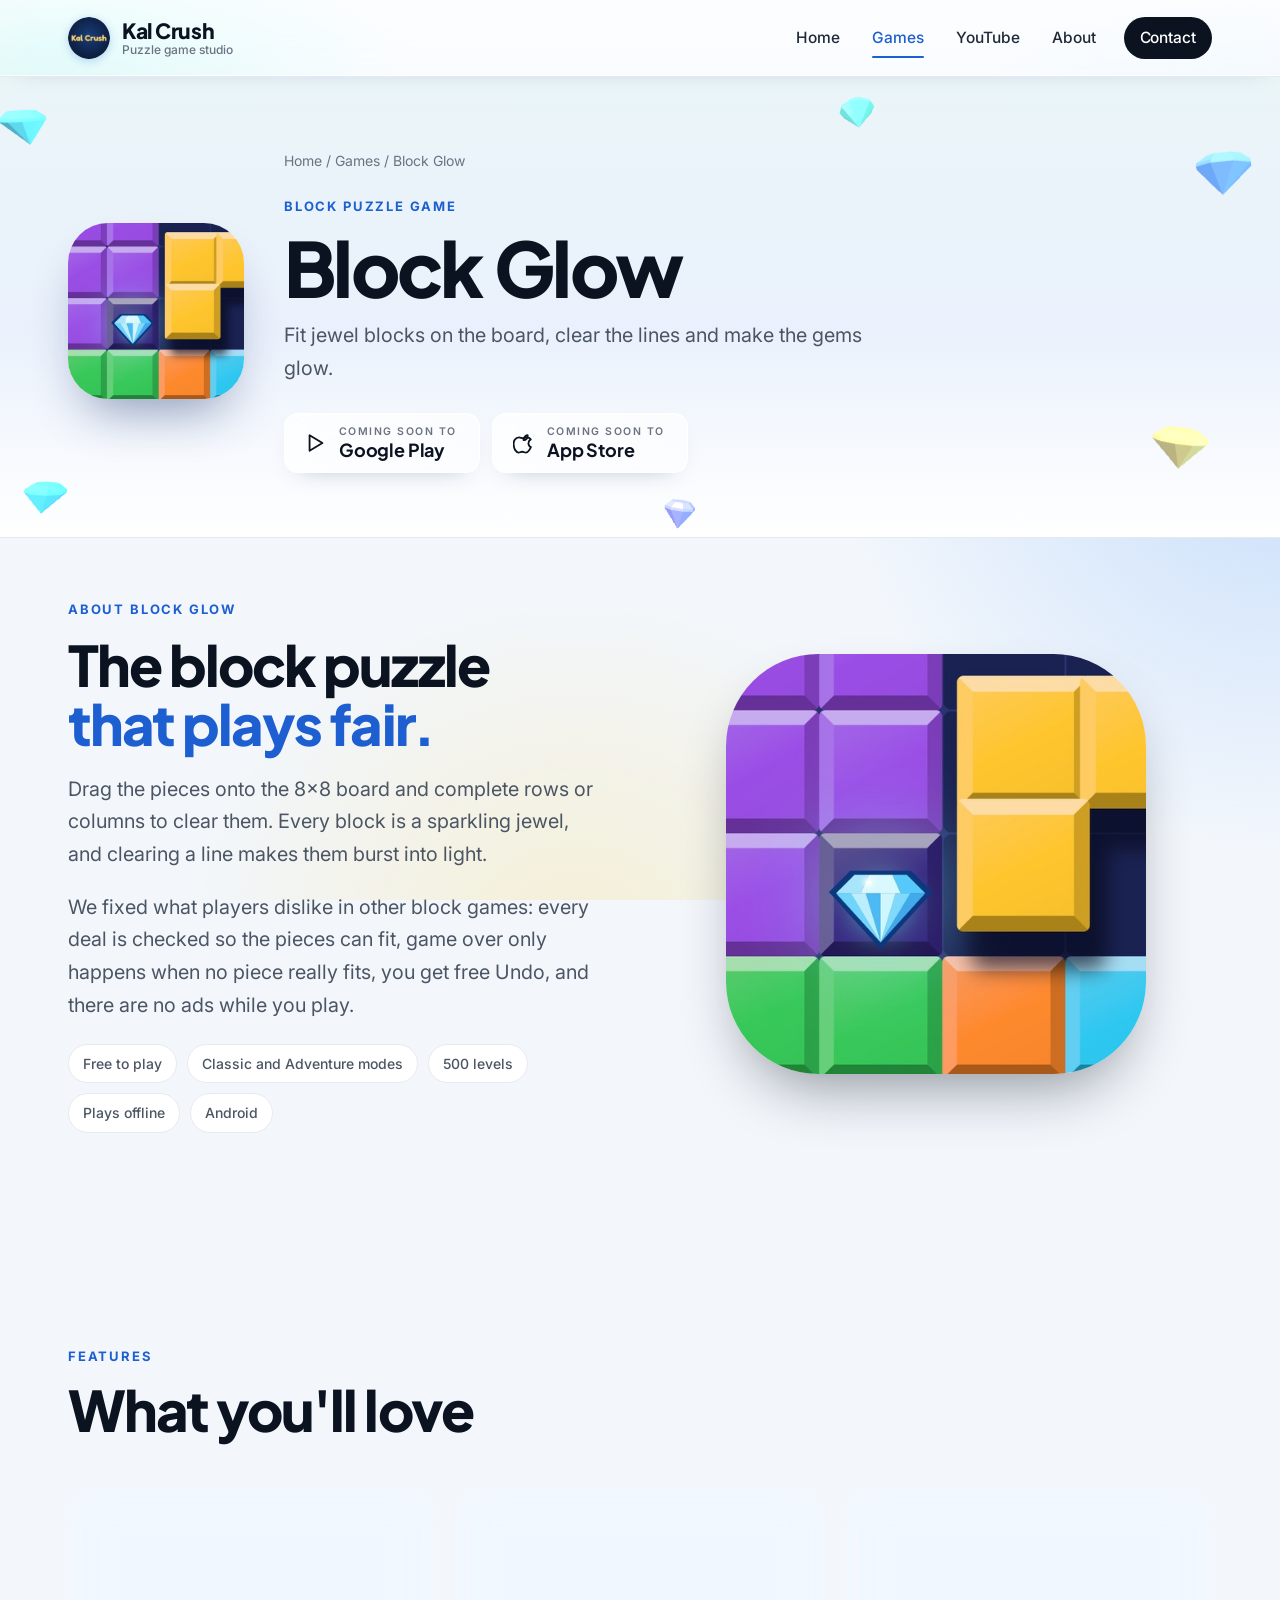
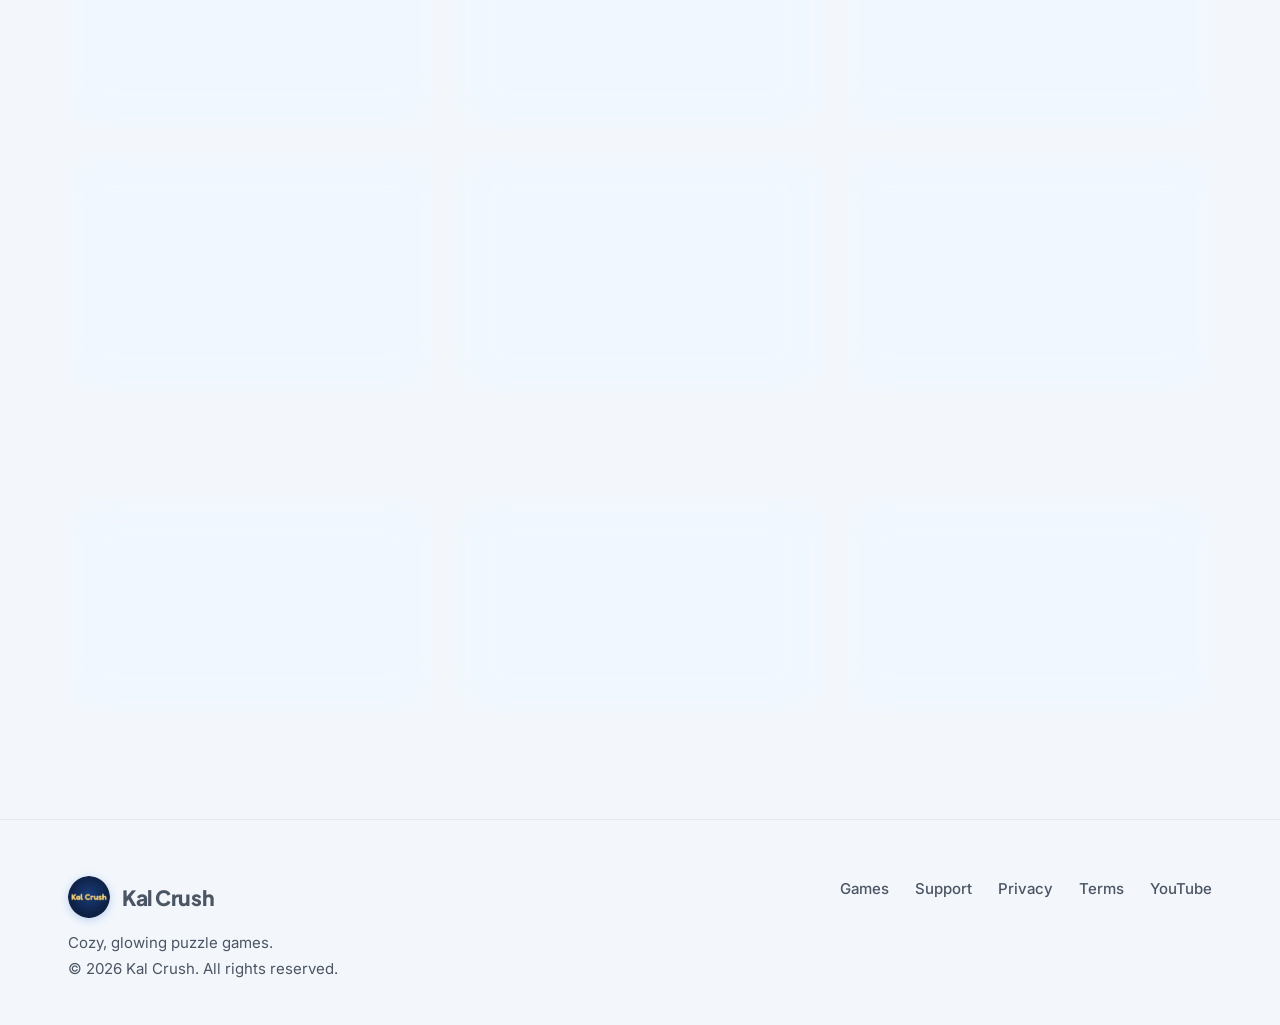
<file: apps/blockglow/index.html>
<!DOCTYPE html>
<html lang="en">
<head>
<meta charset="utf-8">
<meta name="viewport" content="width=device-width, initial-scale=1">
<title>Block Glow | Kal Crush</title>
<meta name="description" content="Block Glow is a fair, relaxing jewel block puzzle by Kal Crush: 500 levels, free Undo and no ads during play.">
<meta property="og:title" content="Block Glow | Kal Crush">
<meta property="og:description" content="Block Glow is a fair, relaxing jewel block puzzle by Kal Crush: 500 levels, free Undo and no ads during play.">
<meta property="og:type" content="website">
<meta property="og:image" content="https://kalcrush.online/assets/img/og-kalcrush.jpg?v=7">
<meta property="og:site_name" content="Kal Crush">
<meta name="theme-color" content="#0F2E66">
<link rel="icon" type="image/png" href="../../assets/img/favicon.png?v=7">
<link rel="apple-touch-icon" href="../../assets/img/apple-touch-icon.png?v=7">
<link rel="preconnect" href="https://fonts.googleapis.com">
<link rel="preconnect" href="https://fonts.gstatic.com" crossorigin>
<link href="https://fonts.googleapis.com/css2?family=Inter:wght@400;500;600;700&family=Plus+Jakarta+Sans:wght@600;700;800&display=swap" rel="stylesheet">
<link rel="stylesheet" href="../../assets/style.css?v=7">
<script>document.documentElement.classList.add("js")</script>
<!-- Google Analytics (GA4) -->
<script async src="https://www.googletagmanager.com/gtag/js?id=G-4ZETZQ0JL3"></script>
<script>window.dataLayer=window.dataLayer||[];function gtag(){dataLayer.push(arguments);}gtag('js',new Date());gtag('config','G-4ZETZQ0JL3');</script>
</head>
<body>
<a class="skip" href="#main">Skip to content</a>
<header class="site-header">
  <div class="wrap">
    <a class="brand" href="../../index.html" aria-label="Kal Crush home">
      <img src="../../assets/img/logo-96.png?v=7" alt="" width="42" height="42"><span class="brand-name">Kal Crush<span class="brand-sub">Puzzle game studio</span></span>
    </a>
    <nav class="nav" aria-label="Main">
      <a href="../../index.html">Home</a>
      <a href="../../apps/index.html" aria-current="page">Games</a>
      <a href="../../index.html#youtube">YouTube</a>
      <a href="../../index.html#about">About</a>
      <a class="btn btn-dark" href="../../index.html#contact">Contact</a>
      <button class="menu-btn" type="button" aria-label="Open menu" aria-expanded="false" aria-controls="mobile-menu"><span></span><span></span></button>
    </nav>
  </div>
  <div class="mobile-menu glass" id="mobile-menu">
    <a href="../../index.html">Home</a>
    <a href="../../apps/index.html">Games</a>
    <a href="../../apps/wordglow/index.html">Word Glow</a>
    <a href="../../apps/blockglow/index.html">Block Glow</a>
    <a href="../../index.html#youtube">YouTube</a>
    <a href="../../index.html#about">About</a>
    <a href="../../apps/wordglow/support/index.html">Support</a>
    <a href="../../index.html#contact">Contact</a>
  </div>
</header>
<main id="main">

<section class="game-hero" data-gems="6" data-gems-layout="side">
  <div class="wrap">
    <img class="app-icon" src="../../assets/img/blockglow-icon.jpg" alt="Block Glow app icon" width="168" height="168">
    <div>
      <div class="crumbs"><a href="../../index.html">Home</a> / <a href="../../apps/index.html">Games</a> / Block Glow</div>
      <div class="eyebrow">Block puzzle game</div>
      <h1 style="margin-top:8px">Block Glow</h1>
      <p class="lead">Fit jewel blocks on the board, clear the lines and make the gems glow.</p>
      <div class="stores"><span class="store-btn"><svg viewBox="0 0 24 24" fill="none" stroke="currentColor" stroke-width="2" stroke-linejoin="round"><path d="M5 3.5v17l14-8.5z"/></svg><span><small>Coming soon to</small><b>Google Play</b></span></span><span class="store-btn"><svg viewBox="0 0 24 24" fill="none" stroke="currentColor" stroke-width="2" stroke-linecap="round" stroke-linejoin="round"><path d="M16 3.5c-1.2.1-2.6.9-3.4 1.9-.7.9-1.3 2.2-1.1 3.5 1.3.1 2.7-.7 3.5-1.7.8-1 1.2-2.3 1-3.7z"/><path d="M19.5 16.6c-.5 1.2-.8 1.7-1.5 2.7-1 1.4-2.3 3.2-4 3.2-1.5 0-1.9-1-3.9-1s-2.5 1-4 1c-1.7 0-2.9-1.6-3.9-3C.5 15.6.2 11 1.9 8.5 3.1 6.8 4.9 5.8 6.6 5.8c1.7 0 2.8 1 4.3 1 1.4 0 2.2-1 4.3-1 1.5 0 3.1.8 4.2 2.2-3.7 2-3.1 7.3.1 8.6z"/></svg><span><small>Coming soon to</small><b>App Store</b></span></span></div>
    </div>
  </div>
</section>

<section style="padding-top:56px">
  <div class="wrap two-col">
    <div>
      <div class="eyebrow">About Block Glow</div>
      <h2 style="margin:12px 0 20px">The block puzzle <span class="accent">that plays fair.</span></h2>
      <p class="lead">Drag the pieces onto the 8&times;8 board and complete rows or columns to clear them. Every block is a
      sparkling jewel, and clearing a line makes them burst into light.</p>
      <p class="lead">We fixed what players dislike in other block games: every deal is checked so the pieces can fit, game over
      only happens when no piece really fits, you get free Undo, and there are no ads while you play.</p>
      <div class="facts"><span class="fact">Free to play</span><span class="fact">Classic and Adventure modes</span><span class="fact">500 levels</span><span class="fact">Plays offline</span><span class="fact">Android</span></div>
    </div>
    <div class="bg-icon-wrap" data-tilt="7">
      <img src="../../assets/img/blockglow-icon.jpg" alt="Block Glow artwork" width="512" height="512" style="width:100%;max-width:420px;height:auto;aspect-ratio:1/1;object-fit:cover;border-radius:22%;box-shadow:0 30px 60px -20px rgba(11,18,32,.45);display:block;margin:0 auto">
    </div>
  </div>
</section>

<section class="section-tint has-liquid">
  <div class="liquid" aria-hidden="true"><span></span><span></span><span></span></div>
  <div class="wrap">
    <div class="section-head"><div><div class="eyebrow">Features</div><h2 style="margin-top:10px">What you'll love</h2></div></div>
    <div class="grid grid-3"><div class="card"><div class="icon-chip"><svg viewBox="0 0 24 24" fill="none" stroke="currentColor" stroke-width="2" stroke-linejoin="round"><path d="M7 3.5h10l4 5.5-9 11.5L3 9z"/><path d="M3 9h18M9.5 3.5 8 9l4 11.5L16 9l-1.5-5.5"/></svg></div><h3>Jewel blocks</h3><p>Every block is a polished jewel. Clear a full row or column and watch the gems burst in a flash of light.</p></div><div class="card"><div class="icon-chip"><svg viewBox="0 0 24 24" fill="none" stroke="currentColor" stroke-width="2" stroke-linejoin="round"><path d="M12 3 4.5 6v6c0 4.5 3.2 7.8 7.5 9 4.3-1.2 7.5-4.5 7.5-9V6z"/><path d="m9 12 2 2 4-4"/></svg></div><h3>Fair pieces, always</h3><p>Before every deal the game checks the pieces can be placed, so you never get an impossible set.</p></div><div class="card"><div class="icon-chip"><svg viewBox="0 0 24 24" fill="none" stroke="currentColor" stroke-width="2.2" stroke-linecap="round" stroke-linejoin="round"><path d="M9 14 4 9l5-5"/><path d="M4 9h10.5a5.5 5.5 0 0 1 0 11H11"/></svg></div><h3>Free Undo</h3><p>Made a mistake? Undo up to 3 moves every game, with no ads to watch.</p></div><div class="card"><div class="icon-chip"><svg viewBox="0 0 24 24" fill="none" stroke="currentColor" stroke-width="2" stroke-linejoin="round"><path d="M12 3l1.8 5.2L19 10l-5.2 1.8L12 17l-1.8-5.2L5 10l5.2-1.8z"/><path d="M19 16l.7 2 2 .7-2 .7-.7 2-.7-2-2-.7 2-.7z"/></svg></div><h3>500 levels, 6 scenes</h3><p>Adventure through Spring Grove, Deep Jungle, Autumn Woods, Winter Frost, Cherry Garden and Firefly Night.</p></div><div class="card"><div class="icon-chip"><svg viewBox="0 0 24 24" fill="none" stroke="currentColor" stroke-width="2" stroke-linecap="round"><rect x="3.5" y="5" width="17" height="15.5" rx="3"/><path d="M3.5 10h17M8 3v4M16 3v4"/></svg></div><h3>Daily rewards</h3><p>Daily missions, a 7-day reward streak and a free daily spin with coins, hammers and shuffles.</p></div><div class="card"><div class="icon-chip"><svg viewBox="0 0 24 24" fill="none" stroke="currentColor" stroke-width="2" stroke-linejoin="round"><path d="M12 20.5s-8-4.6-8-10.4A4.6 4.6 0 0 1 12 7a4.6 4.6 0 0 1 8 3.1c0 5.8-8 10.4-8 10.4z"/></svg></div><h3>Few ads</h3><p>No banners and no ads during a game. One cheap Remove Ads purchase turns them off for good.</p></div></div>
  </div>
</section>

<section style="padding-top:0">
  <div class="wrap">
    <div class="grid grid-3 link-cards"><a href="support/index.html"><div class="card"><div class="icon-chip"><svg viewBox="0 0 24 24" fill="none" stroke="currentColor" stroke-width="2" stroke-linecap="round"><circle cx="12" cy="12" r="9"/><path d="M9.5 9.5a2.6 2.6 0 0 1 5 1c0 1.7-2.5 2-2.5 3.5"/><circle cx="12" cy="17.3" r=".6" fill="currentColor"/></svg></div><h3>Support and FAQ <span style="color:var(--deep)"><svg viewBox="0 0 24 24" fill="none" stroke="currentColor" stroke-width="2.4" stroke-linecap="round" stroke-linejoin="round"><path d="M5 12h14M13 6l6 6-6 6"/></svg></span></h3><p>Answers to common questions and how to contact us.</p></div></a><a href="privacy/index.html"><div class="card"><div class="icon-chip"><svg viewBox="0 0 24 24" fill="none" stroke="currentColor" stroke-width="2" stroke-linejoin="round"><path d="M12 3 4.5 6v6c0 4.5 3.2 7.8 7.5 9 4.3-1.2 7.5-4.5 7.5-9V6z"/><path d="m9 12 2 2 4-4"/></svg></div><h3>Privacy policy <span style="color:var(--deep)"><svg viewBox="0 0 24 24" fill="none" stroke="currentColor" stroke-width="2.4" stroke-linecap="round" stroke-linejoin="round"><path d="M5 12h14M13 6l6 6-6 6"/></svg></span></h3><p>What information Block Glow uses and why.</p></div></a><a href="terms/index.html"><div class="card"><div class="icon-chip"><svg viewBox="0 0 24 24" fill="none" stroke="currentColor" stroke-width="2" stroke-linejoin="round"><path d="M6 3h8l4 4v14H6z"/><path d="M14 3v4h4M9 12h6M9 16h6"/></svg></div><h3>Terms of service <span style="color:var(--deep)"><svg viewBox="0 0 24 24" fill="none" stroke="currentColor" stroke-width="2.4" stroke-linecap="round" stroke-linejoin="round"><path d="M5 12h14M13 6l6 6-6 6"/></svg></span></h3><p>Purchases, coins, ads and your rights.</p></div></a></div>
  </div>
</section>

</main>
<footer class="site-footer">
  <div class="wrap">
    <div>
      <a class="brand" href="../../index.html"><img src="../../assets/img/logo-96.png?v=7" alt="" width="42" height="42"><span class="brand-name">Kal Crush</span></a>
      <p style="margin:12px 0 0">Cozy, glowing puzzle games.<br>&copy; 2026 Kal Crush. All rights reserved.</p>
    </div>
    <nav aria-label="Footer">
      <a href="../../apps/index.html">Games</a>
      <a href="../../apps/wordglow/support/index.html">Support</a>
      <a href="../../privacy/index.html">Privacy</a>
      <a href="../../terms/index.html">Terms</a>
      <a href="https://www.youtube.com/@KalCrush">YouTube</a>
    </nav>
  </div>
</footer>
<script src="../../assets/site.js?v=7"></script>
<script src="../../assets/three.min.js"></script>
<script src="../../assets/gems3d.js?v=7"></script>
<script>if("serviceWorker" in navigator){addEventListener("load",function(){navigator.serviceWorker.register("/sw.js").catch(function(){});});}</script>
</body>
</html>
</file>
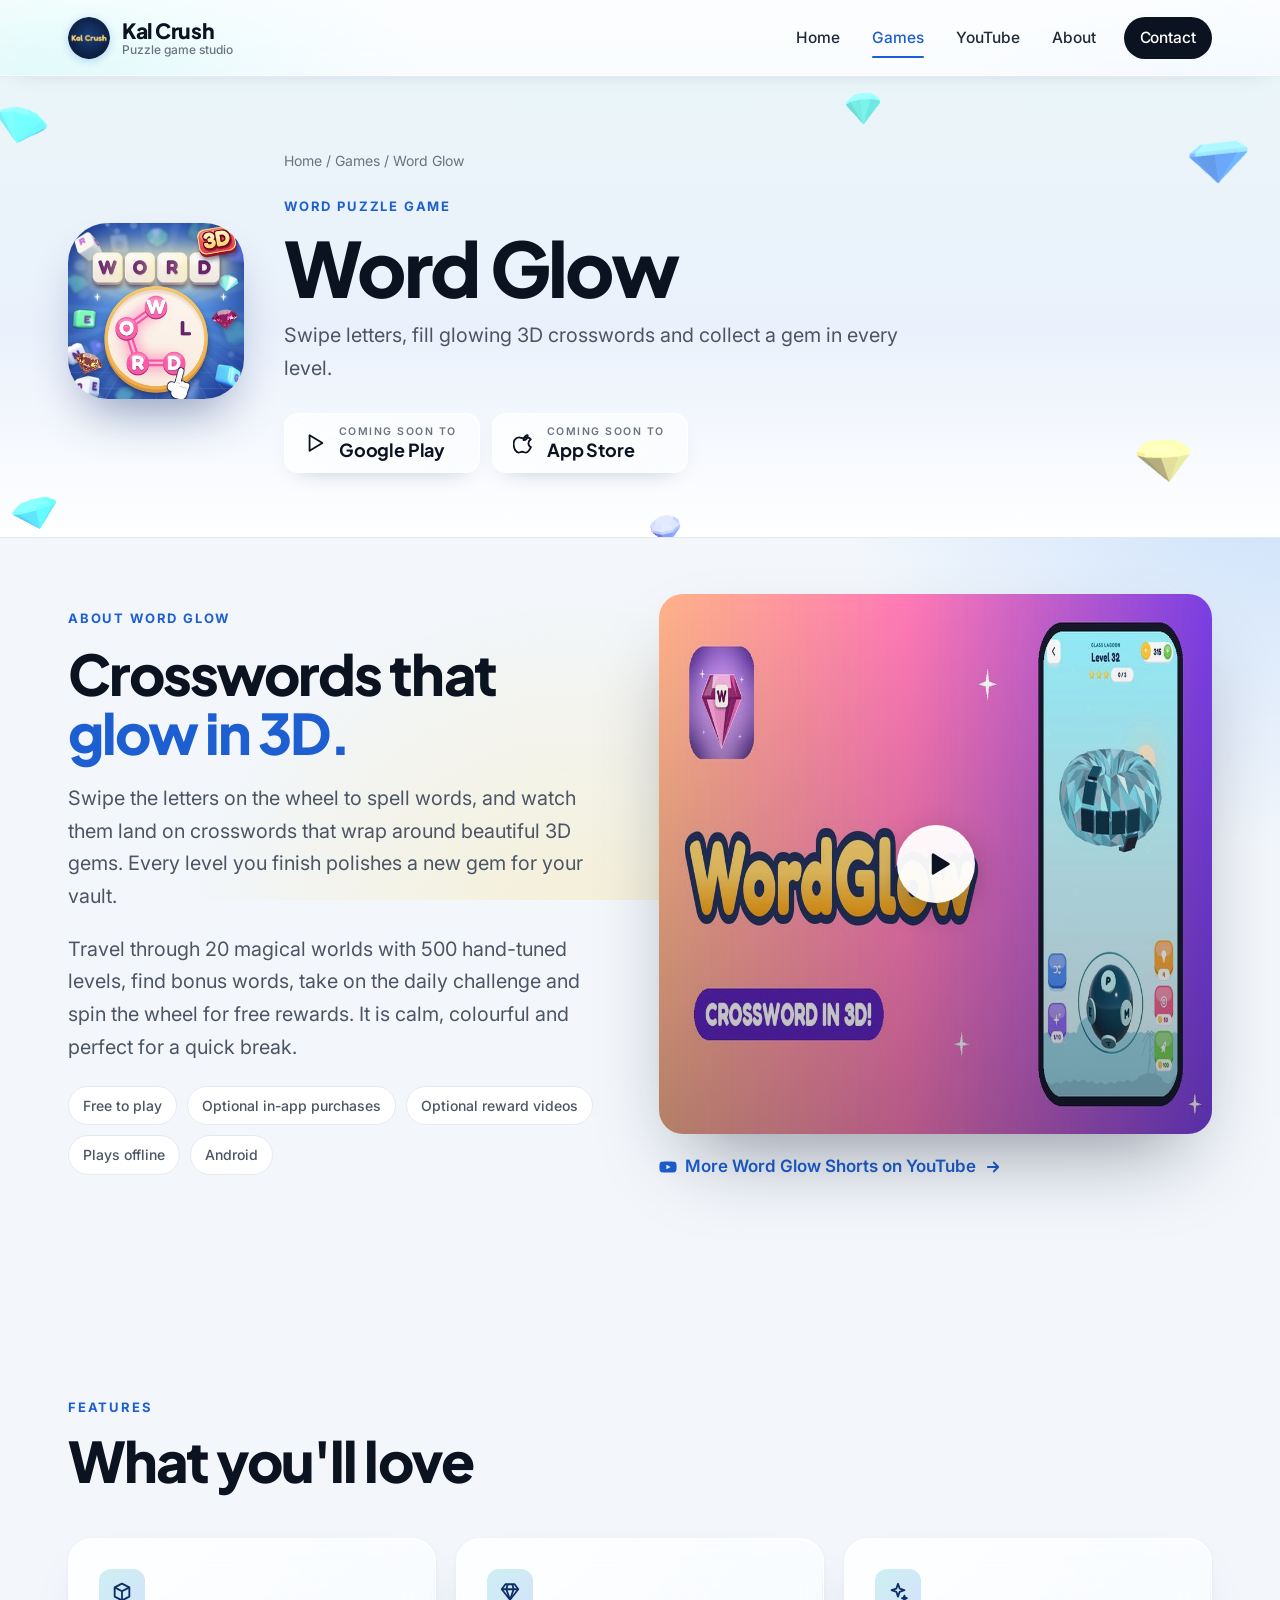
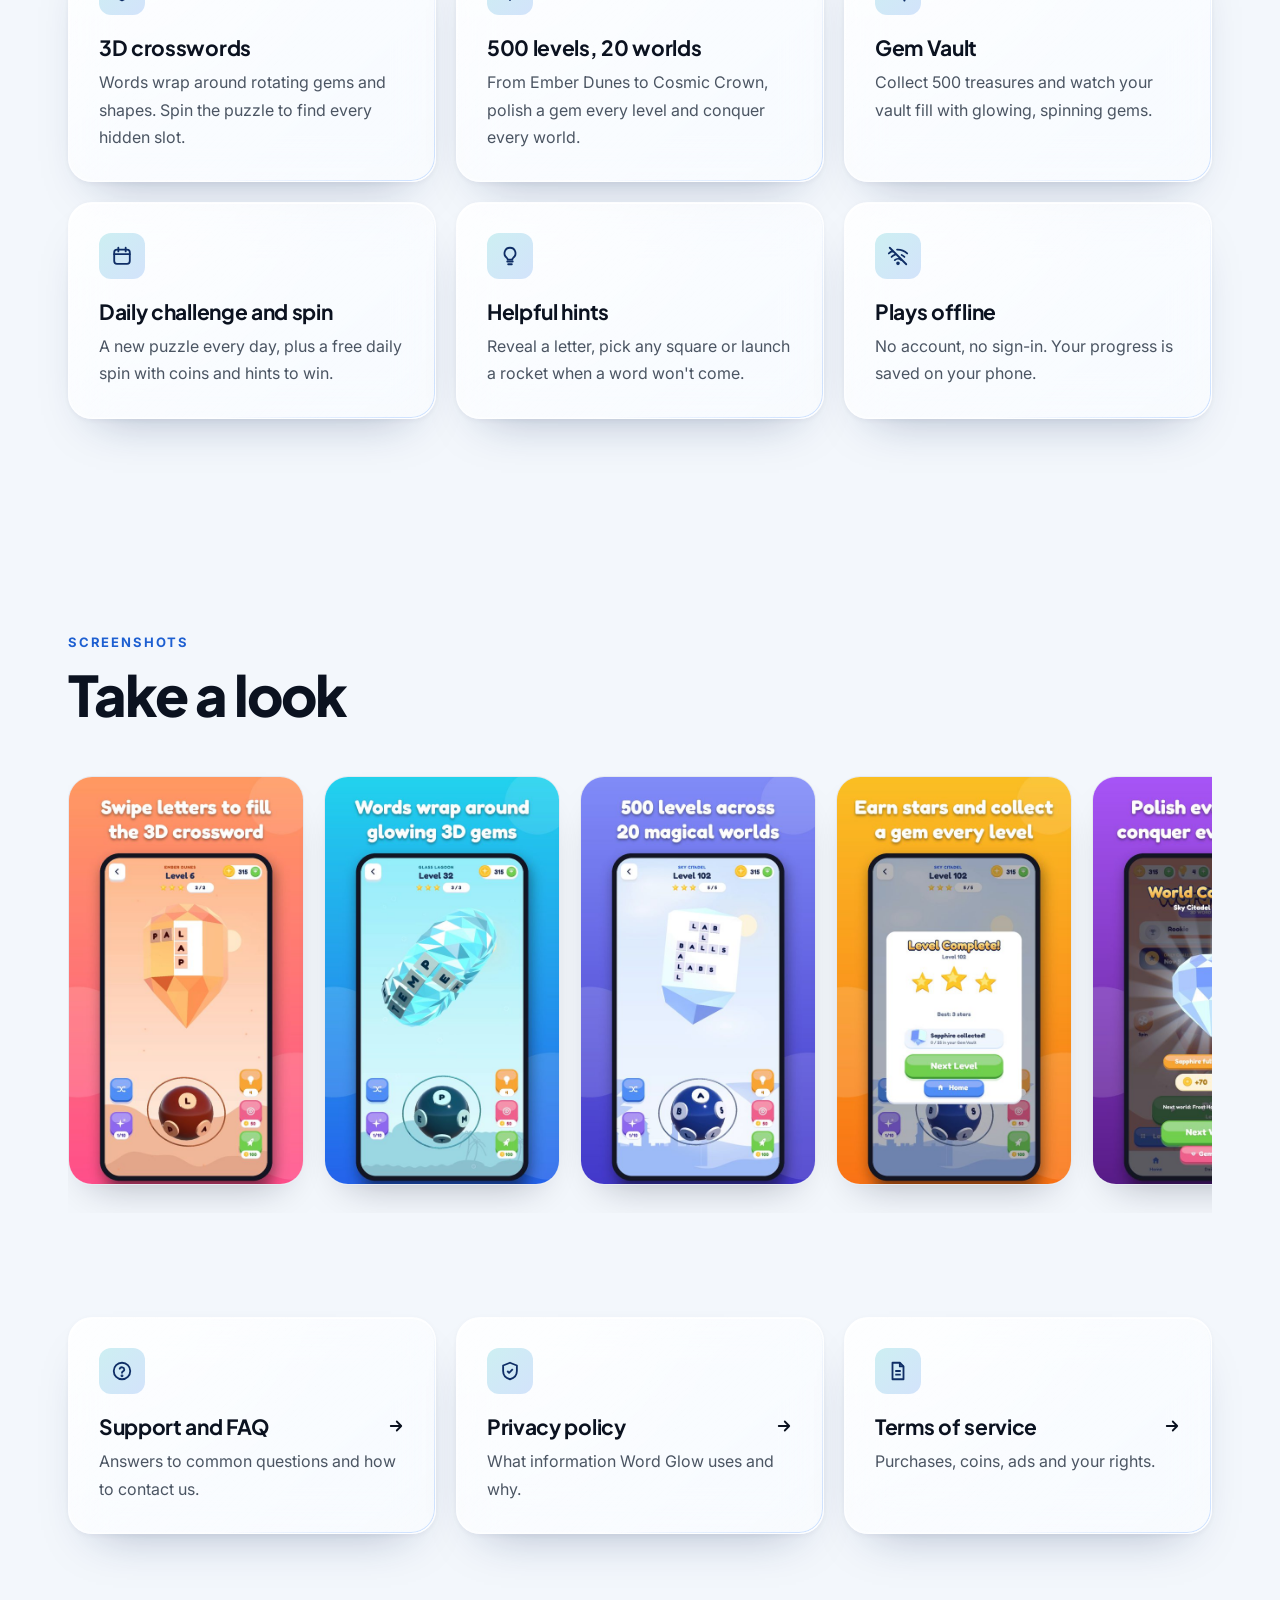
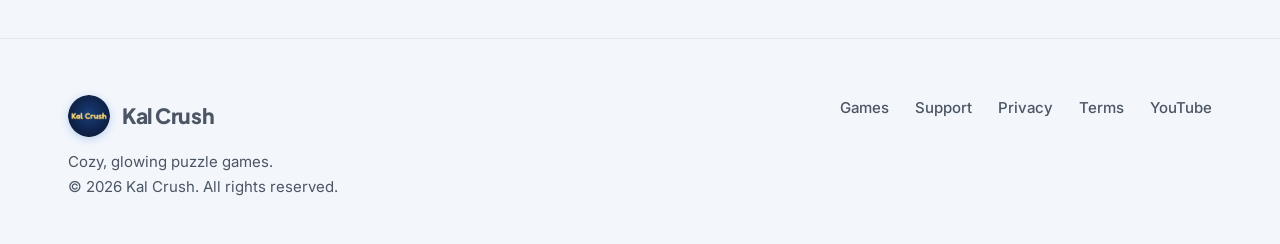
<file: apps/wordglow/index.html>
<!DOCTYPE html>
<html lang="en">
<head>
<meta charset="utf-8">
<meta name="viewport" content="width=device-width, initial-scale=1">
<title>Word Glow | Kal Crush</title>
<meta name="description" content="Word Glow is a cozy 3D word puzzle game by Kal Crush: 500 levels, 20 worlds and a vault of glowing gems.">
<meta property="og:title" content="Word Glow | Kal Crush">
<meta property="og:description" content="Word Glow is a cozy 3D word puzzle game by Kal Crush: 500 levels, 20 worlds and a vault of glowing gems.">
<meta property="og:type" content="website">
<meta property="og:image" content="https://kalcrush.online/assets/img/og-kalcrush.jpg?v=7">
<meta property="og:site_name" content="Kal Crush">
<meta name="theme-color" content="#0F2E66">
<link rel="icon" type="image/png" href="../../assets/img/favicon.png?v=7">
<link rel="apple-touch-icon" href="../../assets/img/apple-touch-icon.png?v=7">
<link rel="preconnect" href="https://fonts.googleapis.com">
<link rel="preconnect" href="https://fonts.gstatic.com" crossorigin>
<link href="https://fonts.googleapis.com/css2?family=Inter:wght@400;500;600;700&family=Plus+Jakarta+Sans:wght@600;700;800&display=swap" rel="stylesheet">
<link rel="stylesheet" href="../../assets/style.css?v=7">
<script>document.documentElement.classList.add("js")</script>
<!-- Google Analytics (GA4) -->
<script async src="https://www.googletagmanager.com/gtag/js?id=G-4ZETZQ0JL3"></script>
<script>window.dataLayer=window.dataLayer||[];function gtag(){dataLayer.push(arguments);}gtag('js',new Date());gtag('config','G-4ZETZQ0JL3');</script>
</head>
<body>
<a class="skip" href="#main">Skip to content</a>
<header class="site-header">
  <div class="wrap">
    <a class="brand" href="../../index.html" aria-label="Kal Crush home">
      <img src="../../assets/img/logo-96.png?v=7" alt="" width="42" height="42"><span class="brand-name">Kal Crush<span class="brand-sub">Puzzle game studio</span></span>
    </a>
    <nav class="nav" aria-label="Main">
      <a href="../../index.html">Home</a>
      <a href="../../apps/index.html" aria-current="page">Games</a>
      <a href="../../index.html#youtube">YouTube</a>
      <a href="../../index.html#about">About</a>
      <a class="btn btn-dark" href="../../index.html#contact">Contact</a>
      <button class="menu-btn" type="button" aria-label="Open menu" aria-expanded="false" aria-controls="mobile-menu"><span></span><span></span></button>
    </nav>
  </div>
  <div class="mobile-menu glass" id="mobile-menu">
    <a href="../../index.html">Home</a>
    <a href="../../apps/index.html">Games</a>
    <a href="../../apps/wordglow/index.html">Word Glow</a>
    <a href="../../apps/blockglow/index.html">Block Glow</a>
    <a href="../../index.html#youtube">YouTube</a>
    <a href="../../index.html#about">About</a>
    <a href="../../apps/wordglow/support/index.html">Support</a>
    <a href="../../index.html#contact">Contact</a>
  </div>
</header>
<main id="main">

<section class="game-hero" data-gems="6" data-gems-layout="side">
  <div class="wrap">
    <img class="app-icon" src="../../assets/img/wordglow-icon.jpg" alt="Word Glow app icon" width="168" height="168">
    <div>
      <div class="crumbs"><a href="../../index.html">Home</a> / <a href="../../apps/index.html">Games</a> / Word Glow</div>
      <div class="eyebrow">Word puzzle game</div>
      <h1 style="margin-top:8px">Word Glow</h1>
      <p class="lead">Swipe letters, fill glowing 3D crosswords and collect a gem in every level.</p>
      <div class="stores"><span class="store-btn"><svg viewBox="0 0 24 24" fill="none" stroke="currentColor" stroke-width="2" stroke-linejoin="round"><path d="M5 3.5v17l14-8.5z"/></svg><span><small>Coming soon to</small><b>Google Play</b></span></span><span class="store-btn"><svg viewBox="0 0 24 24" fill="none" stroke="currentColor" stroke-width="2" stroke-linecap="round" stroke-linejoin="round"><path d="M16 3.5c-1.2.1-2.6.9-3.4 1.9-.7.9-1.3 2.2-1.1 3.5 1.3.1 2.7-.7 3.5-1.7.8-1 1.2-2.3 1-3.7z"/><path d="M19.5 16.6c-.5 1.2-.8 1.7-1.5 2.7-1 1.4-2.3 3.2-4 3.2-1.5 0-1.9-1-3.9-1s-2.5 1-4 1c-1.7 0-2.9-1.6-3.9-3C.5 15.6.2 11 1.9 8.5 3.1 6.8 4.9 5.8 6.6 5.8c1.7 0 2.8 1 4.3 1 1.4 0 2.2-1 4.3-1 1.5 0 3.1.8 4.2 2.2-3.7 2-3.1 7.3.1 8.6z"/></svg><span><small>Coming soon to</small><b>App Store</b></span></span></div>
    </div>
  </div>
</section>

<section style="padding-top:56px">
  <div class="wrap two-col">
    <div>
      <div class="eyebrow">About Word Glow</div>
      <h2 style="margin:12px 0 20px">Crosswords that <span class="accent">glow in 3D.</span></h2>
      <p class="lead">Swipe the letters on the wheel to spell words, and watch them land on crosswords that wrap around
      beautiful 3D gems. Every level you finish polishes a new gem for your vault.</p>
      <p class="lead">Travel through 20 magical worlds with 500 hand-tuned levels, find bonus words, take on the daily
      challenge and spin the wheel for free rewards. It is calm, colourful and perfect for a quick break.</p>
      <div class="facts"><span class="fact">Free to play</span><span class="fact">Optional in-app purchases</span><span class="fact">Optional reward videos</span><span class="fact">Plays offline</span><span class="fact">Android</span></div>
    </div>
    <div>
    <a class="trailer" href="https://youtu.be/ySBZs0bSlvU" aria-label="Watch the Word Glow trailer on YouTube" data-tilt="7">
      <img src="../../assets/img/wordglow-trailer.jpg" alt="Word Glow trailer" width="960" height="540">
      <span class="play"><span><svg viewBox="0 0 24 24" fill="currentColor"><path d="M7 4.5v15a1 1 0 0 0 1.5.86l12.4-7.5a1 1 0 0 0 0-1.72L8.5 3.64A1 1 0 0 0 7 4.5z"/></svg></span></span>
    </a>
    <a class="more-link" style="margin-top:18px" href="https://www.youtube.com/@KalCrush/shorts"><svg viewBox="0 0 24 24" fill="currentColor"><path d="M23 7.2a3 3 0 0 0-2.1-2.1C19 4.6 12 4.6 12 4.6s-7 0-8.9.5A3 3 0 0 0 1 7.2 31 31 0 0 0 .5 12 31 31 0 0 0 1 16.8a3 3 0 0 0 2.1 2.1c1.9.5 8.9.5 8.9.5s7 0 8.9-.5a3 3 0 0 0 2.1-2.1 31 31 0 0 0 .5-4.8 31 31 0 0 0-.5-4.8zM9.8 15.1V8.9l5.8 3.1z"/></svg> More Word Glow Shorts on YouTube <svg viewBox="0 0 24 24" fill="none" stroke="currentColor" stroke-width="2.4" stroke-linecap="round" stroke-linejoin="round"><path d="M5 12h14M13 6l6 6-6 6"/></svg></a>
    </div>
  </div>
</section>

<section class="section-tint has-liquid">
  <div class="liquid" aria-hidden="true"><span></span><span></span><span></span></div>
  <div class="wrap">
    <div class="section-head"><div><div class="eyebrow">Features</div><h2 style="margin-top:10px">What you'll love</h2></div></div>
    <div class="grid grid-3"><div class="card"><div class="icon-chip"><svg viewBox="0 0 24 24" fill="none" stroke="currentColor" stroke-width="2" stroke-linejoin="round"><path d="M12 2.8 20 7v10l-8 4.2L4 17V7z"/><path d="M4 7l8 4.2L20 7M12 11.2v10"/></svg></div><h3>3D crosswords</h3><p>Words wrap around rotating gems and shapes. Spin the puzzle to find every hidden slot.</p></div><div class="card"><div class="icon-chip"><svg viewBox="0 0 24 24" fill="none" stroke="currentColor" stroke-width="2" stroke-linejoin="round"><path d="M7 3.5h10l4 5.5-9 11.5L3 9z"/><path d="M3 9h18M9.5 3.5 8 9l4 11.5L16 9l-1.5-5.5"/></svg></div><h3>500 levels, 20 worlds</h3><p>From Ember Dunes to Cosmic Crown, polish a gem every level and conquer every world.</p></div><div class="card"><div class="icon-chip"><svg viewBox="0 0 24 24" fill="none" stroke="currentColor" stroke-width="2" stroke-linejoin="round"><path d="M12 3l1.8 5.2L19 10l-5.2 1.8L12 17l-1.8-5.2L5 10l5.2-1.8z"/><path d="M19 16l.7 2 2 .7-2 .7-.7 2-.7-2-2-.7 2-.7z"/></svg></div><h3>Gem Vault</h3><p>Collect 500 treasures and watch your vault fill with glowing, spinning gems.</p></div><div class="card"><div class="icon-chip"><svg viewBox="0 0 24 24" fill="none" stroke="currentColor" stroke-width="2" stroke-linecap="round"><rect x="3.5" y="5" width="17" height="15.5" rx="3"/><path d="M3.5 10h17M8 3v4M16 3v4"/></svg></div><h3>Daily challenge and spin</h3><p>A new puzzle every day, plus a free daily spin with coins and hints to win.</p></div><div class="card"><div class="icon-chip"><svg viewBox="0 0 24 24" fill="none" stroke="currentColor" stroke-width="2" stroke-linecap="round" stroke-linejoin="round"><path d="M9 18h6M10 21h4"/><path d="M12 3a6 6 0 0 0-3.6 10.8c.7.5 1.1 1.3 1.1 2.2h5c0-.9.4-1.7 1.1-2.2A6 6 0 0 0 12 3z"/></svg></div><h3>Helpful hints</h3><p>Reveal a letter, pick any square or launch a rocket when a word won't come.</p></div><div class="card"><div class="icon-chip"><svg viewBox="0 0 24 24" fill="none" stroke="currentColor" stroke-width="2" stroke-linecap="round"><path d="M3 3l18 18M8.5 16.5a5 5 0 0 1 7 0M5 13a10 10 0 0 1 4-2.5M19 13a10 10 0 0 0-3-2.1M2 9.2a15 15 0 0 1 4.5-2.7M22 9.2A15 15 0 0 0 11 5"/><circle cx="12" cy="20" r="1"/></svg></div><h3>Plays offline</h3><p>No account, no sign-in. Your progress is saved on your phone.</p></div></div>
  </div>
</section>

<section>
  <div class="wrap">
    <div class="section-head"><div><div class="eyebrow">Screenshots</div><h2 style="margin-top:10px">Take a look</h2></div></div>
    <div class="shots"><img src="../../assets/img/wordglow-shot-1.jpg" alt="Word Glow screenshot 1" width="230" height="409"><img src="../../assets/img/wordglow-shot-2.jpg" alt="Word Glow screenshot 2" width="230" height="409"><img src="../../assets/img/wordglow-shot-3.jpg" alt="Word Glow screenshot 3" width="230" height="409"><img src="../../assets/img/wordglow-shot-4.jpg" alt="Word Glow screenshot 4" width="230" height="409"><img src="../../assets/img/wordglow-shot-5.jpg" alt="Word Glow screenshot 5" width="230" height="409"><img src="../../assets/img/wordglow-shot-6.jpg" alt="Word Glow screenshot 6" width="230" height="409"><img src="../../assets/img/wordglow-shot-7.jpg" alt="Word Glow screenshot 7" width="230" height="409"><img src="../../assets/img/wordglow-shot-8.jpg" alt="Word Glow screenshot 8" width="230" height="409"></div>
  </div>
</section>

<section style="padding-top:0">
  <div class="wrap">
    <div class="grid grid-3 link-cards"><a href="support/index.html"><div class="card"><div class="icon-chip"><svg viewBox="0 0 24 24" fill="none" stroke="currentColor" stroke-width="2" stroke-linecap="round"><circle cx="12" cy="12" r="9"/><path d="M9.5 9.5a2.6 2.6 0 0 1 5 1c0 1.7-2.5 2-2.5 3.5"/><circle cx="12" cy="17.3" r=".6" fill="currentColor"/></svg></div><h3>Support and FAQ <span style="color:var(--deep)"><svg viewBox="0 0 24 24" fill="none" stroke="currentColor" stroke-width="2.4" stroke-linecap="round" stroke-linejoin="round"><path d="M5 12h14M13 6l6 6-6 6"/></svg></span></h3><p>Answers to common questions and how to contact us.</p></div></a><a href="privacy/index.html"><div class="card"><div class="icon-chip"><svg viewBox="0 0 24 24" fill="none" stroke="currentColor" stroke-width="2" stroke-linejoin="round"><path d="M12 3 4.5 6v6c0 4.5 3.2 7.8 7.5 9 4.3-1.2 7.5-4.5 7.5-9V6z"/><path d="m9 12 2 2 4-4"/></svg></div><h3>Privacy policy <span style="color:var(--deep)"><svg viewBox="0 0 24 24" fill="none" stroke="currentColor" stroke-width="2.4" stroke-linecap="round" stroke-linejoin="round"><path d="M5 12h14M13 6l6 6-6 6"/></svg></span></h3><p>What information Word Glow uses and why.</p></div></a><a href="terms/index.html"><div class="card"><div class="icon-chip"><svg viewBox="0 0 24 24" fill="none" stroke="currentColor" stroke-width="2" stroke-linejoin="round"><path d="M6 3h8l4 4v14H6z"/><path d="M14 3v4h4M9 12h6M9 16h6"/></svg></div><h3>Terms of service <span style="color:var(--deep)"><svg viewBox="0 0 24 24" fill="none" stroke="currentColor" stroke-width="2.4" stroke-linecap="round" stroke-linejoin="round"><path d="M5 12h14M13 6l6 6-6 6"/></svg></span></h3><p>Purchases, coins, ads and your rights.</p></div></a></div>
  </div>
</section>

</main>
<footer class="site-footer">
  <div class="wrap">
    <div>
      <a class="brand" href="../../index.html"><img src="../../assets/img/logo-96.png?v=7" alt="" width="42" height="42"><span class="brand-name">Kal Crush</span></a>
      <p style="margin:12px 0 0">Cozy, glowing puzzle games.<br>&copy; 2026 Kal Crush. All rights reserved.</p>
    </div>
    <nav aria-label="Footer">
      <a href="../../apps/index.html">Games</a>
      <a href="../../apps/wordglow/support/index.html">Support</a>
      <a href="../../privacy/index.html">Privacy</a>
      <a href="../../terms/index.html">Terms</a>
      <a href="https://www.youtube.com/@KalCrush">YouTube</a>
    </nav>
  </div>
</footer>
<script src="../../assets/site.js?v=7"></script>
<script src="../../assets/three.min.js"></script>
<script src="../../assets/gems3d.js?v=7"></script>
<script>if("serviceWorker" in navigator){addEventListener("load",function(){navigator.serviceWorker.register("/sw.js").catch(function(){});});}</script>
</body>
</html>
</file>
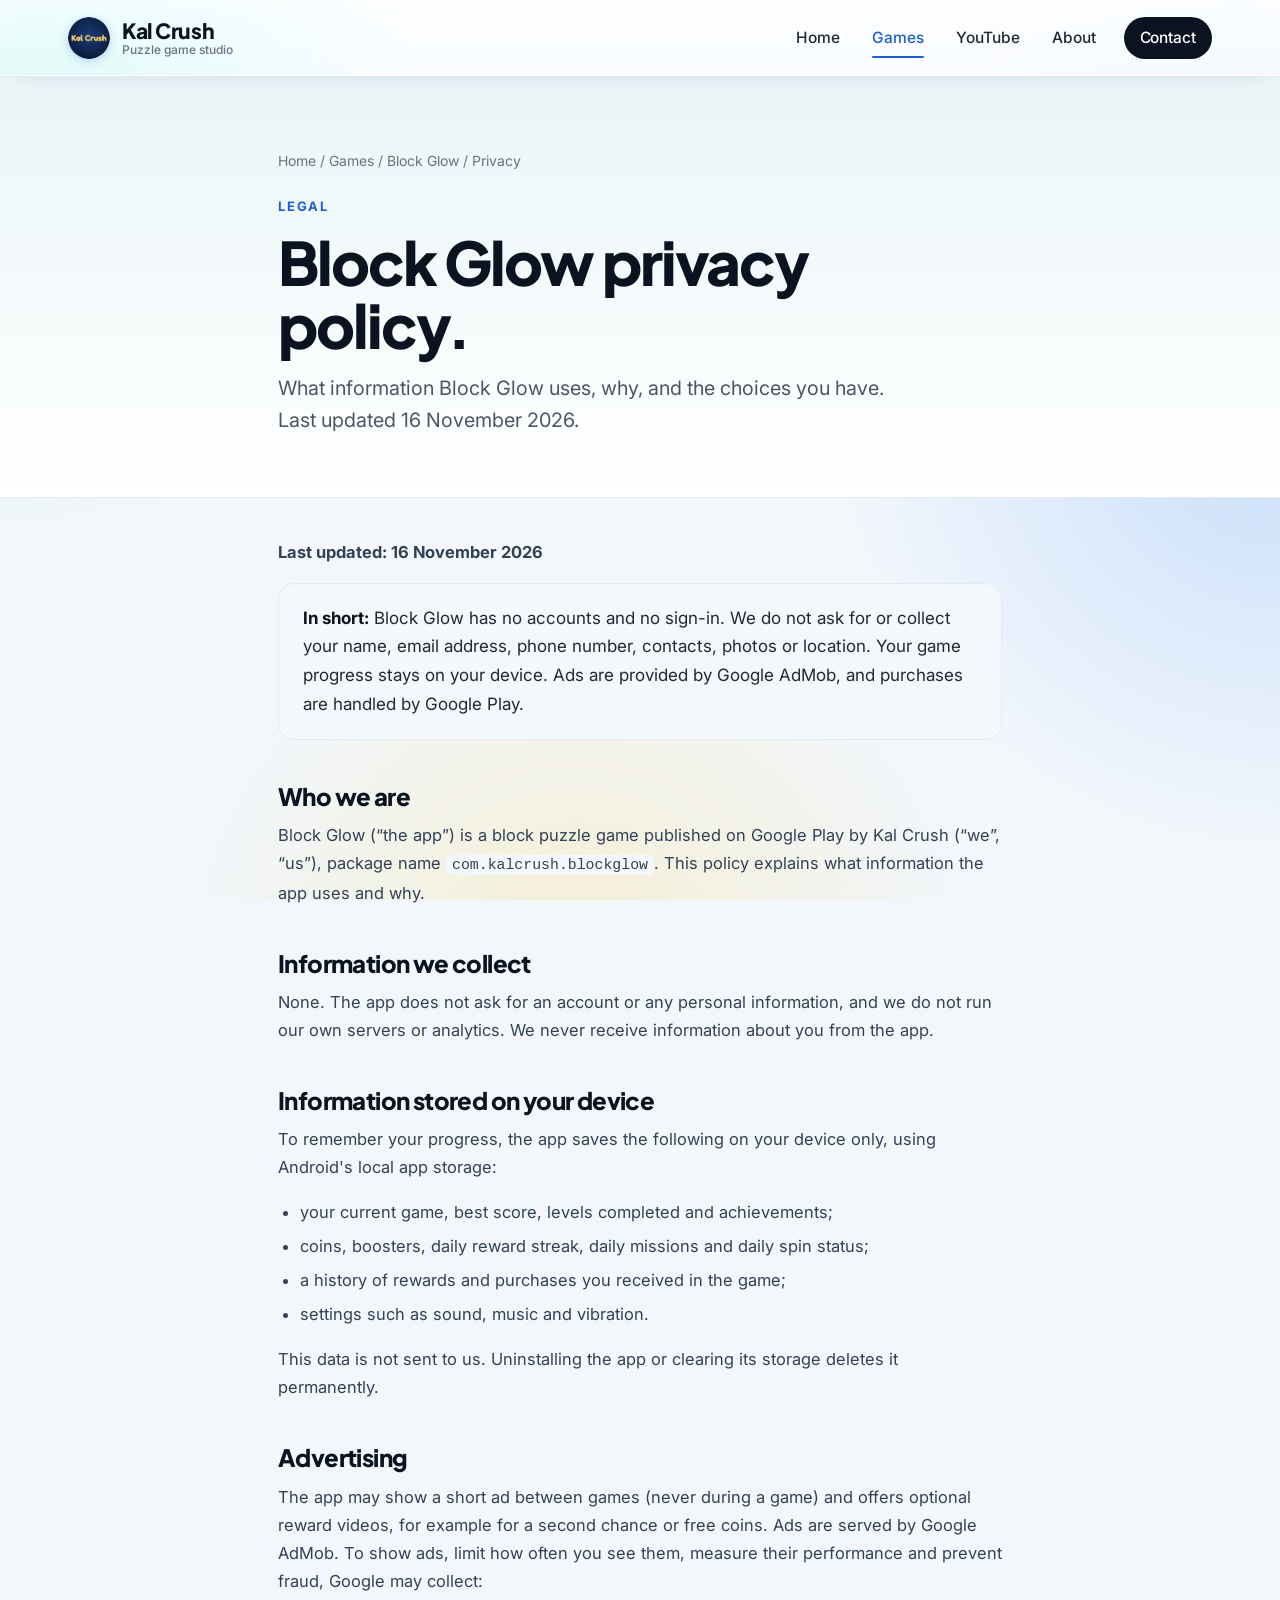
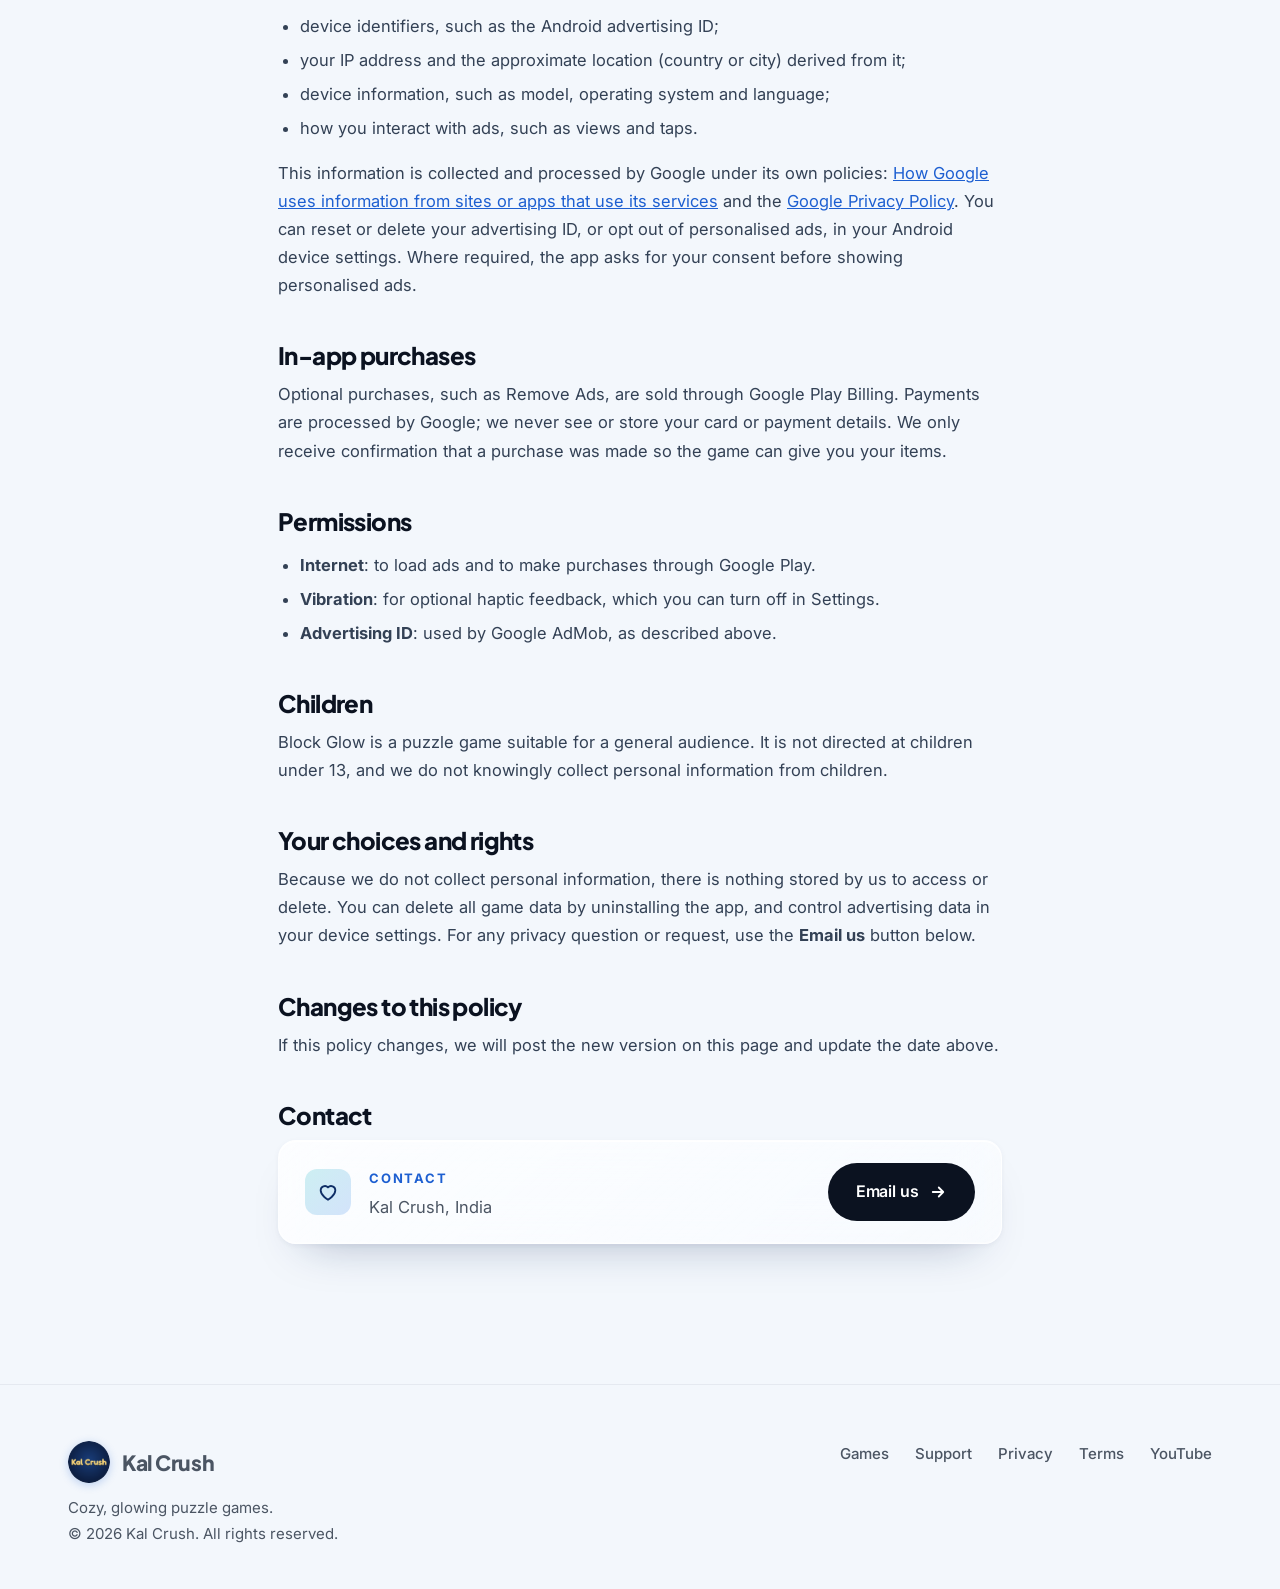
<file: apps/blockglow/privacy/index.html>
<!DOCTYPE html>
<html lang="en">
<head>
<meta charset="utf-8">
<meta name="viewport" content="width=device-width, initial-scale=1">
<title>Block Glow Privacy Policy | Kal Crush</title>
<meta name="description" content="Privacy policy for the Block Glow mobile game by Kal Crush.">
<meta property="og:title" content="Block Glow Privacy Policy | Kal Crush">
<meta property="og:description" content="Privacy policy for the Block Glow mobile game by Kal Crush.">
<meta property="og:type" content="website">
<meta property="og:image" content="https://kalcrush.online/assets/img/og-kalcrush.jpg?v=7">
<meta property="og:site_name" content="Kal Crush">
<meta name="theme-color" content="#0F2E66">
<link rel="icon" type="image/png" href="../../../assets/img/favicon.png?v=7">
<link rel="apple-touch-icon" href="../../../assets/img/apple-touch-icon.png?v=7">
<link rel="preconnect" href="https://fonts.googleapis.com">
<link rel="preconnect" href="https://fonts.gstatic.com" crossorigin>
<link href="https://fonts.googleapis.com/css2?family=Inter:wght@400;500;600;700&family=Plus+Jakarta+Sans:wght@600;700;800&display=swap" rel="stylesheet">
<link rel="stylesheet" href="../../../assets/style.css?v=7">
<script>document.documentElement.classList.add("js")</script>
<!-- Google Analytics (GA4) -->
<script async src="https://www.googletagmanager.com/gtag/js?id=G-4ZETZQ0JL3"></script>
<script>window.dataLayer=window.dataLayer||[];function gtag(){dataLayer.push(arguments);}gtag('js',new Date());gtag('config','G-4ZETZQ0JL3');</script>
</head>
<body>
<a class="skip" href="#main">Skip to content</a>
<header class="site-header">
  <div class="wrap">
    <a class="brand" href="../../../index.html" aria-label="Kal Crush home">
      <img src="../../../assets/img/logo-96.png?v=7" alt="" width="42" height="42"><span class="brand-name">Kal Crush<span class="brand-sub">Puzzle game studio</span></span>
    </a>
    <nav class="nav" aria-label="Main">
      <a href="../../../index.html">Home</a>
      <a href="../../../apps/index.html" aria-current="page">Games</a>
      <a href="../../../index.html#youtube">YouTube</a>
      <a href="../../../index.html#about">About</a>
      <a class="btn btn-dark" href="../../../index.html#contact">Contact</a>
      <button class="menu-btn" type="button" aria-label="Open menu" aria-expanded="false" aria-controls="mobile-menu"><span></span><span></span></button>
    </nav>
  </div>
  <div class="mobile-menu glass" id="mobile-menu">
    <a href="../../../index.html">Home</a>
    <a href="../../../apps/index.html">Games</a>
    <a href="../../../apps/wordglow/index.html">Word Glow</a>
    <a href="../../../apps/blockglow/index.html">Block Glow</a>
    <a href="../../../index.html#youtube">YouTube</a>
    <a href="../../../index.html#about">About</a>
    <a href="../../../apps/wordglow/support/index.html">Support</a>
    <a href="../../../index.html#contact">Contact</a>
  </div>
</header>
<main id="main">

<section class="doc-hero">
  <div class="wrap" style="max-width:780px">
    <div class="crumbs"><a href="../../../index.html">Home</a> / <a href="../../../apps/index.html">Games</a> / <a href="../../../apps/blockglow/index.html">Block Glow</a> / Privacy</div>
    <div class="eyebrow">Legal</div>
    <h1 style="margin-top:10px">Block Glow privacy policy.</h1>
    <p class="lead">What information Block Glow uses, why, and the choices you have. Last updated 16 November 2026.</p>
  </div>
</section>
<div class="doc">

<p><b>Last updated: 16 November 2026</b></p>
<div class="note"><b>In short:</b> Block Glow has no accounts and no sign-in. We do not ask for or collect your name, email
address, phone number, contacts, photos or location. Your game progress stays on your device. Ads are provided by
Google AdMob, and purchases are handled by Google Play.</div>

<h2>Who we are</h2>
<p>Block Glow (&ldquo;the app&rdquo;) is a block puzzle game published on Google Play by Kal Crush (&ldquo;we&rdquo;, &ldquo;us&rdquo;),
package name <code>com.kalcrush.blockglow</code>. This policy explains what information the app uses and why.</p>

<h2>Information we collect</h2>
<p>None. The app does not ask for an account or any personal information, and we do not run our own servers or analytics.
We never receive information about you from the app.</p>

<h2>Information stored on your device</h2>
<p>To remember your progress, the app saves the following on your device only, using Android's local app storage:</p>
<ul>
  <li>your current game, best score, levels completed and achievements;</li>
  <li>coins, boosters, daily reward streak, daily missions and daily spin status;</li>
  <li>a history of rewards and purchases you received in the game;</li>
  <li>settings such as sound, music and vibration.</li>
</ul>
<p>This data is not sent to us. Uninstalling the app or clearing its storage deletes it permanently.</p>

<h2>Advertising</h2>
<p>The app may show a short ad between games (never during a game) and offers optional reward videos, for example for a
second chance or free coins. Ads are served by Google AdMob. To show ads, limit how often you see them, measure their
performance and prevent fraud, Google may collect:</p>
<ul>
  <li>device identifiers, such as the Android advertising ID;</li>
  <li>your IP address and the approximate location (country or city) derived from it;</li>
  <li>device information, such as model, operating system and language;</li>
  <li>how you interact with ads, such as views and taps.</li>
</ul>
<p>This information is collected and processed by Google under its own policies:
<a href="https://policies.google.com/technologies/partner-sites">How Google uses information from sites or apps that use its services</a>
and the <a href="https://policies.google.com/privacy">Google Privacy Policy</a>. You can reset or delete your advertising ID,
or opt out of personalised ads, in your Android device settings. Where required, the app asks for your consent before
showing personalised ads.</p>

<h2>In-app purchases</h2>
<p>Optional purchases, such as Remove Ads, are sold through Google Play Billing. Payments are processed by Google; we never
see or store your card or payment details. We only receive confirmation that a purchase was made so the game can give you
your items.</p>

<h2>Permissions</h2>
<ul>
  <li><b>Internet</b>: to load ads and to make purchases through Google Play.</li>
  <li><b>Vibration</b>: for optional haptic feedback, which you can turn off in Settings.</li>
  <li><b>Advertising ID</b>: used by Google AdMob, as described above.</li>
</ul>

<h2>Children</h2>
<p>Block Glow is a puzzle game suitable for a general audience. It is not directed at children under 13, and we do not
knowingly collect personal information from children.</p>

<h2>Your choices and rights</h2>
<p>Because we do not collect personal information, there is nothing stored by us to access or delete. You can delete all game
data by uninstalling the app, and control advertising data in your device settings. For any privacy question or request,
use the <b>Email us</b> button below.</p>

<h2>Changes to this policy</h2>
<p>If this policy changes, we will post the new version on this page and update the date above.</p>

<h2>Contact</h2>
<div class="contact-card">
  <div class="icon-chip"><svg viewBox="0 0 24 24" fill="none" stroke="currentColor" stroke-width="2" stroke-linejoin="round"><path d="M12 20.5s-8-4.6-8-10.4A4.6 4.6 0 0 1 12 7a4.6 4.6 0 0 1 8 3.1c0 5.8-8 10.4-8 10.4z"/></svg></div>
  <div style="flex:1;min-width:220px"><div class="eyebrow" style="margin-bottom:4px">Contact</div>
  <p style="margin:0;color:var(--soft)">Kal Crush, India</p></div>
  <a class="btn btn-dark js-mail" href="#contact" data-u="mirtazajaveed" data-d="gmail.com">Email us <svg viewBox="0 0 24 24" fill="none" stroke="currentColor" stroke-width="2.4" stroke-linecap="round" stroke-linejoin="round"><path d="M5 12h14M13 6l6 6-6 6"/></svg></a>
</div>

</div>

</main>
<footer class="site-footer">
  <div class="wrap">
    <div>
      <a class="brand" href="../../../index.html"><img src="../../../assets/img/logo-96.png?v=7" alt="" width="42" height="42"><span class="brand-name">Kal Crush</span></a>
      <p style="margin:12px 0 0">Cozy, glowing puzzle games.<br>&copy; 2026 Kal Crush. All rights reserved.</p>
    </div>
    <nav aria-label="Footer">
      <a href="../../../apps/index.html">Games</a>
      <a href="../../../apps/wordglow/support/index.html">Support</a>
      <a href="../../../privacy/index.html">Privacy</a>
      <a href="../../../terms/index.html">Terms</a>
      <a href="https://www.youtube.com/@KalCrush">YouTube</a>
    </nav>
  </div>
</footer>
<script src="../../../assets/site.js?v=7"></script>

<script>if("serviceWorker" in navigator){addEventListener("load",function(){navigator.serviceWorker.register("/sw.js").catch(function(){});});}</script>
</body>
</html>
</file>
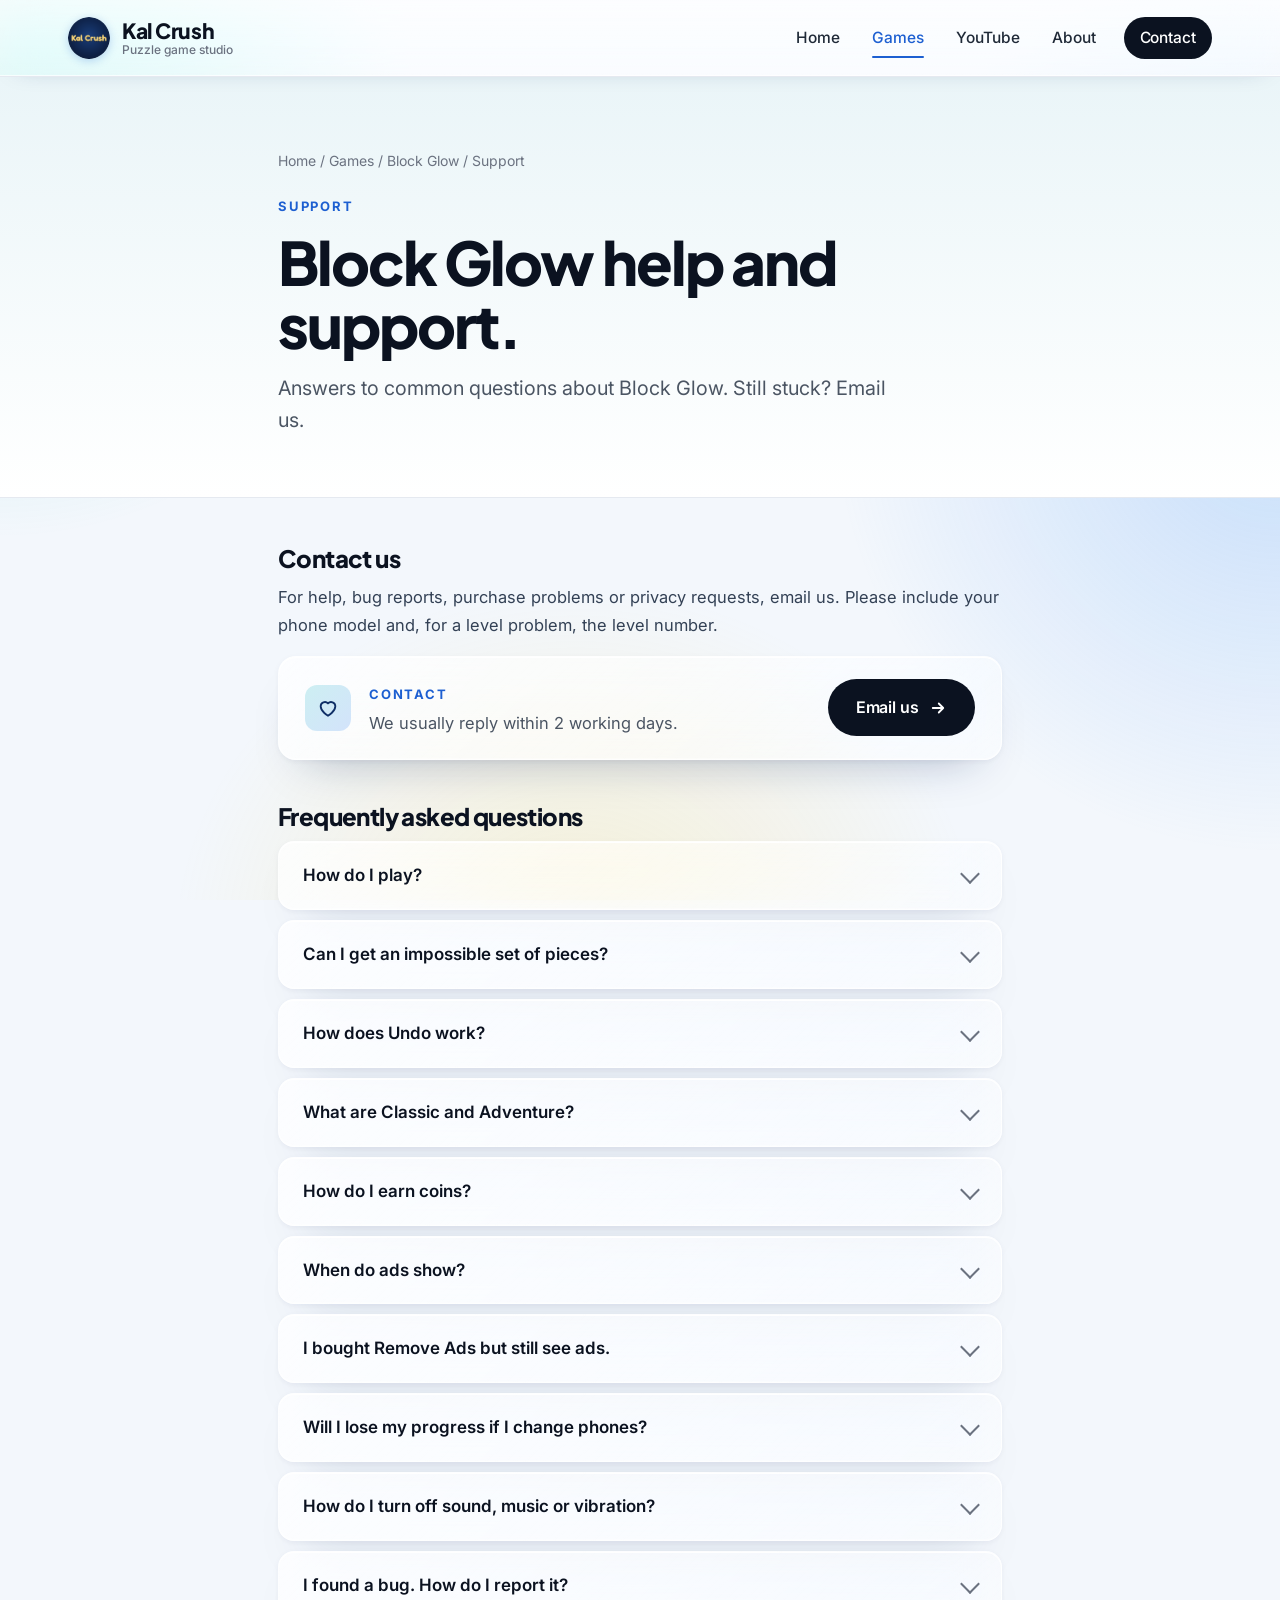
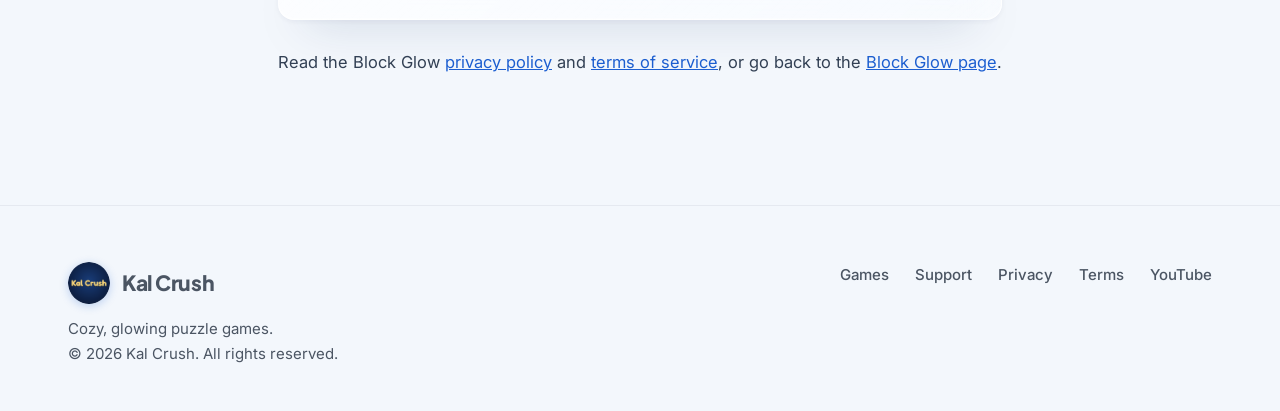
<file: apps/blockglow/support/index.html>
<!DOCTYPE html>
<html lang="en">
<head>
<meta charset="utf-8">
<meta name="viewport" content="width=device-width, initial-scale=1">
<title>Block Glow Support | Kal Crush</title>
<meta name="description" content="Help, FAQ and contact for Block Glow by Kal Crush.">
<meta property="og:title" content="Block Glow Support | Kal Crush">
<meta property="og:description" content="Help, FAQ and contact for Block Glow by Kal Crush.">
<meta property="og:type" content="website">
<meta property="og:image" content="https://kalcrush.online/assets/img/og-kalcrush.jpg?v=7">
<meta property="og:site_name" content="Kal Crush">
<meta name="theme-color" content="#0F2E66">
<link rel="icon" type="image/png" href="../../../assets/img/favicon.png?v=7">
<link rel="apple-touch-icon" href="../../../assets/img/apple-touch-icon.png?v=7">
<link rel="preconnect" href="https://fonts.googleapis.com">
<link rel="preconnect" href="https://fonts.gstatic.com" crossorigin>
<link href="https://fonts.googleapis.com/css2?family=Inter:wght@400;500;600;700&family=Plus+Jakarta+Sans:wght@600;700;800&display=swap" rel="stylesheet">
<link rel="stylesheet" href="../../../assets/style.css?v=7">
<script>document.documentElement.classList.add("js")</script>
<!-- Google Analytics (GA4) -->
<script async src="https://www.googletagmanager.com/gtag/js?id=G-4ZETZQ0JL3"></script>
<script>window.dataLayer=window.dataLayer||[];function gtag(){dataLayer.push(arguments);}gtag('js',new Date());gtag('config','G-4ZETZQ0JL3');</script>
</head>
<body>
<a class="skip" href="#main">Skip to content</a>
<header class="site-header">
  <div class="wrap">
    <a class="brand" href="../../../index.html" aria-label="Kal Crush home">
      <img src="../../../assets/img/logo-96.png?v=7" alt="" width="42" height="42"><span class="brand-name">Kal Crush<span class="brand-sub">Puzzle game studio</span></span>
    </a>
    <nav class="nav" aria-label="Main">
      <a href="../../../index.html">Home</a>
      <a href="../../../apps/index.html" aria-current="page">Games</a>
      <a href="../../../index.html#youtube">YouTube</a>
      <a href="../../../index.html#about">About</a>
      <a class="btn btn-dark" href="../../../index.html#contact">Contact</a>
      <button class="menu-btn" type="button" aria-label="Open menu" aria-expanded="false" aria-controls="mobile-menu"><span></span><span></span></button>
    </nav>
  </div>
  <div class="mobile-menu glass" id="mobile-menu">
    <a href="../../../index.html">Home</a>
    <a href="../../../apps/index.html">Games</a>
    <a href="../../../apps/wordglow/index.html">Word Glow</a>
    <a href="../../../apps/blockglow/index.html">Block Glow</a>
    <a href="../../../index.html#youtube">YouTube</a>
    <a href="../../../index.html#about">About</a>
    <a href="../../../apps/wordglow/support/index.html">Support</a>
    <a href="../../../index.html#contact">Contact</a>
  </div>
</header>
<main id="main">

<section class="doc-hero">
  <div class="wrap" style="max-width:780px">
    <div class="crumbs"><a href="../../../index.html">Home</a> / <a href="../../../apps/index.html">Games</a> / <a href="../../../apps/blockglow/index.html">Block Glow</a> / Support</div>
    <div class="eyebrow">Support</div>
    <h1 style="margin-top:10px">Block Glow help and support.</h1>
    <p class="lead">Answers to common questions about Block Glow. Still stuck? Email us.</p>
  </div>
</section>
<div class="doc">

<h2 style="margin-top:8px">Contact us</h2>
<p>For help, bug reports, purchase problems or privacy requests, email us. Please include your phone model and,
for a level problem, the level number.</p>
<div class="contact-card">
  <div class="icon-chip"><svg viewBox="0 0 24 24" fill="none" stroke="currentColor" stroke-width="2" stroke-linejoin="round"><path d="M12 20.5s-8-4.6-8-10.4A4.6 4.6 0 0 1 12 7a4.6 4.6 0 0 1 8 3.1c0 5.8-8 10.4-8 10.4z"/></svg></div>
  <div style="flex:1;min-width:220px"><div class="eyebrow" style="margin-bottom:4px">Contact</div>
  <p style="margin:0;color:var(--soft)">We usually reply within 2 working days.</p></div>
  <a class="btn btn-dark js-mail" href="#contact" data-u="mirtazajaveed" data-d="gmail.com">Email us <svg viewBox="0 0 24 24" fill="none" stroke="currentColor" stroke-width="2.4" stroke-linecap="round" stroke-linejoin="round"><path d="M5 12h14M13 6l6 6-6 6"/></svg></a>
</div>
<h2>Frequently asked questions</h2>
<details><summary>How do I play?</summary><p>Drag a piece from the tray onto the board. Fill a whole row or column to clear it. Clearing several lines at once, or in a row, gives combo points. The game ends when none of your pieces fit.</p></details><details><summary>Can I get an impossible set of pieces?</summary><p>No. Before each deal the game checks that the pieces can be placed. You can still run out of space by placing badly, but never because of an unfair deal. Pieces that don't fit right now are dimmed in the tray.</p></details><details><summary>How does Undo work?</summary><p>Tap Undo to take back your last move. You get 3 free undos every game, with no ads to watch.</p></details><details><summary>What are Classic and Adventure?</summary><p>Classic is endless: play for your best score. Adventure has 500 levels with goals, such as collecting gems, and a new scene every few levels.</p></details><details><summary>How do I earn coins?</summary><p>Finish levels, claim the daily reward, complete daily missions and spin the free daily wheel. You can also watch an optional short video for free coins.</p></details><details><summary>When do ads show?</summary><p>Never during a game, and never in your first games. At most one short ad can show between games, and not more than once every few minutes. Rewarded videos are always your choice. The Remove Ads purchase turns off the ads between games.</p></details><details><summary>I bought Remove Ads but still see ads.</summary><p>Close and reopen the game while connected to the internet so Google Play can confirm the purchase. If ads still show, email us with your Google Play order number (it starts with GPA.).</p></details><details><summary>Will I lose my progress if I change phones?</summary><p>Block Glow saves your progress on your phone only, with no account, so it does not move to a new phone and it is removed if you uninstall the game or clear its data.</p></details><details><summary>How do I turn off sound, music or vibration?</summary><p>Open Settings (the slider icon at the top right) and switch each one off.</p></details><details><summary>I found a bug. How do I report it?</summary><p>Email us with your phone model, the level number and, if you can, a screenshot. We read every message.</p></details>
<p style="margin-top:28px">Read the Block Glow <a href="../privacy/index.html">privacy policy</a> and
<a href="../terms/index.html">terms of service</a>, or go back to the <a href="../index.html">Block Glow page</a>.</p>

</div>

</main>
<footer class="site-footer">
  <div class="wrap">
    <div>
      <a class="brand" href="../../../index.html"><img src="../../../assets/img/logo-96.png?v=7" alt="" width="42" height="42"><span class="brand-name">Kal Crush</span></a>
      <p style="margin:12px 0 0">Cozy, glowing puzzle games.<br>&copy; 2026 Kal Crush. All rights reserved.</p>
    </div>
    <nav aria-label="Footer">
      <a href="../../../apps/index.html">Games</a>
      <a href="../../../apps/wordglow/support/index.html">Support</a>
      <a href="../../../privacy/index.html">Privacy</a>
      <a href="../../../terms/index.html">Terms</a>
      <a href="https://www.youtube.com/@KalCrush">YouTube</a>
    </nav>
  </div>
</footer>
<script src="../../../assets/site.js?v=7"></script>

<script>if("serviceWorker" in navigator){addEventListener("load",function(){navigator.serviceWorker.register("/sw.js").catch(function(){});});}</script>
</body>
</html>
</file>
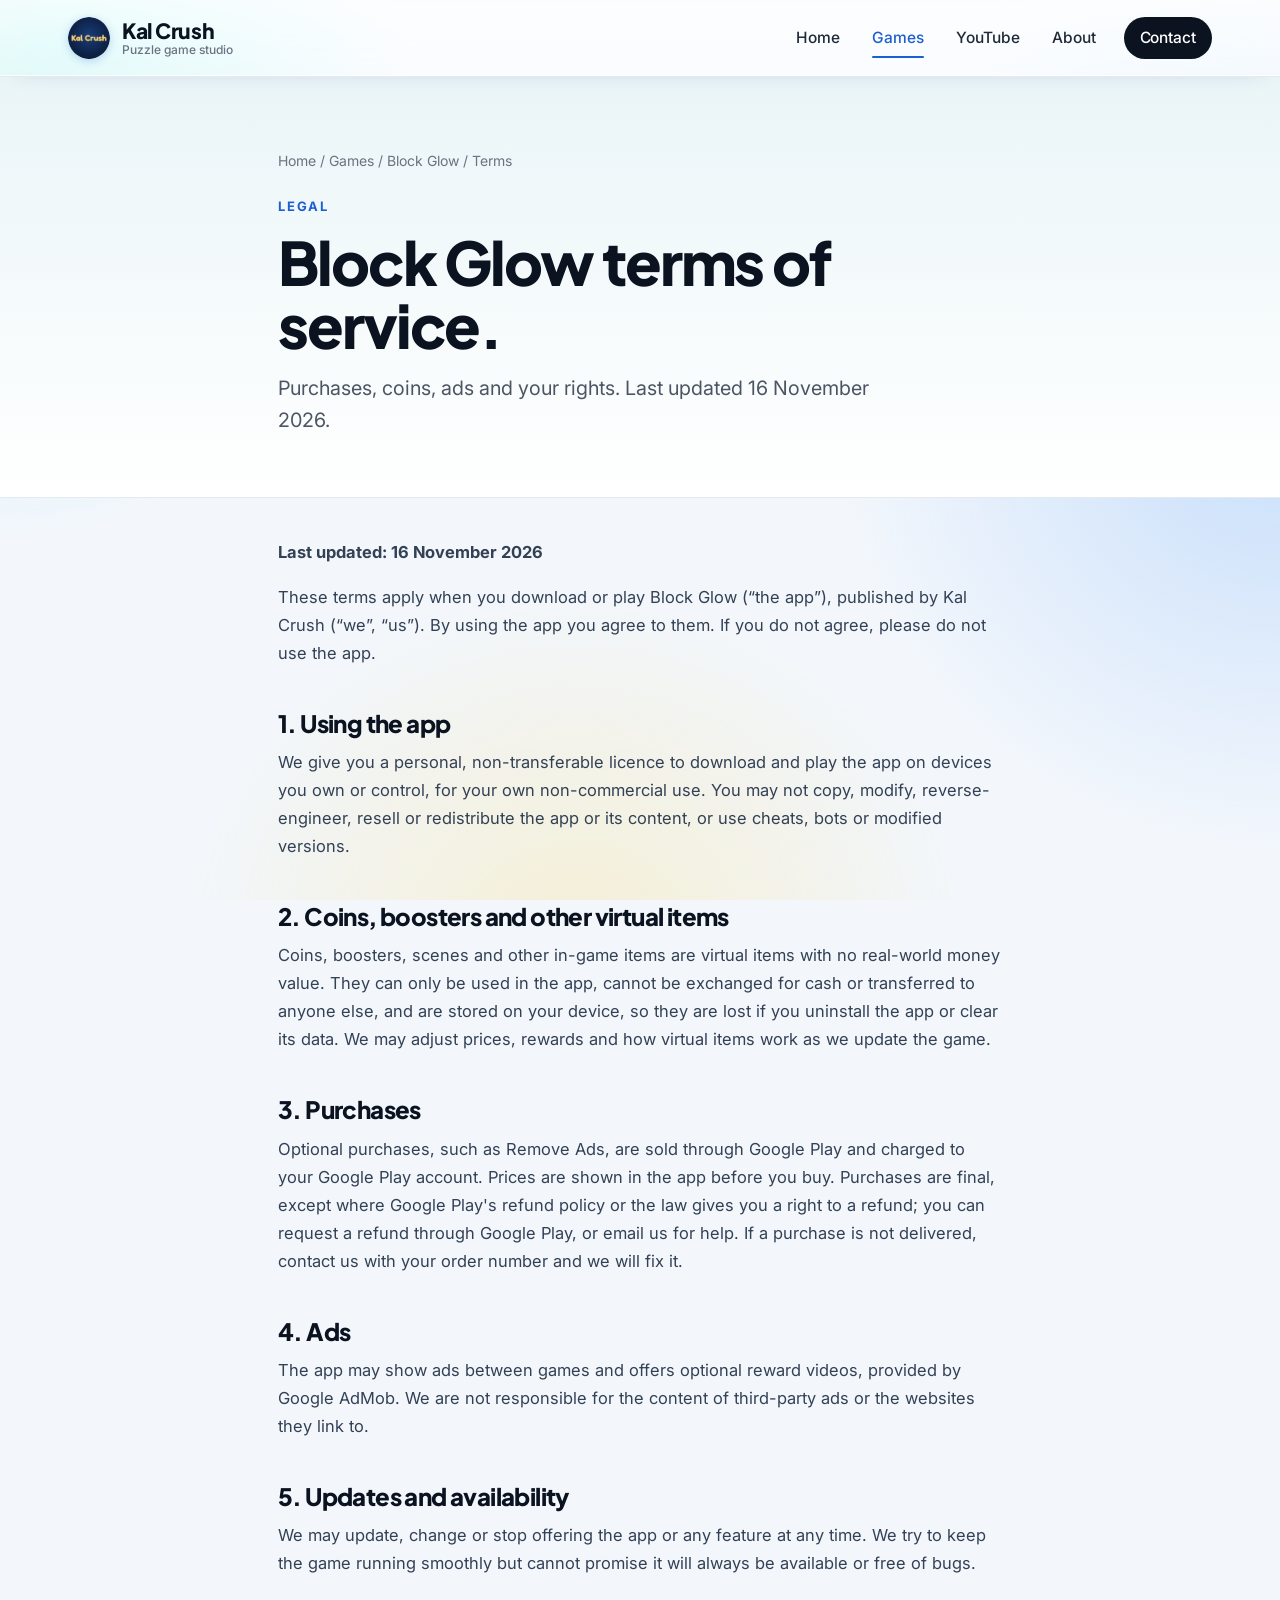
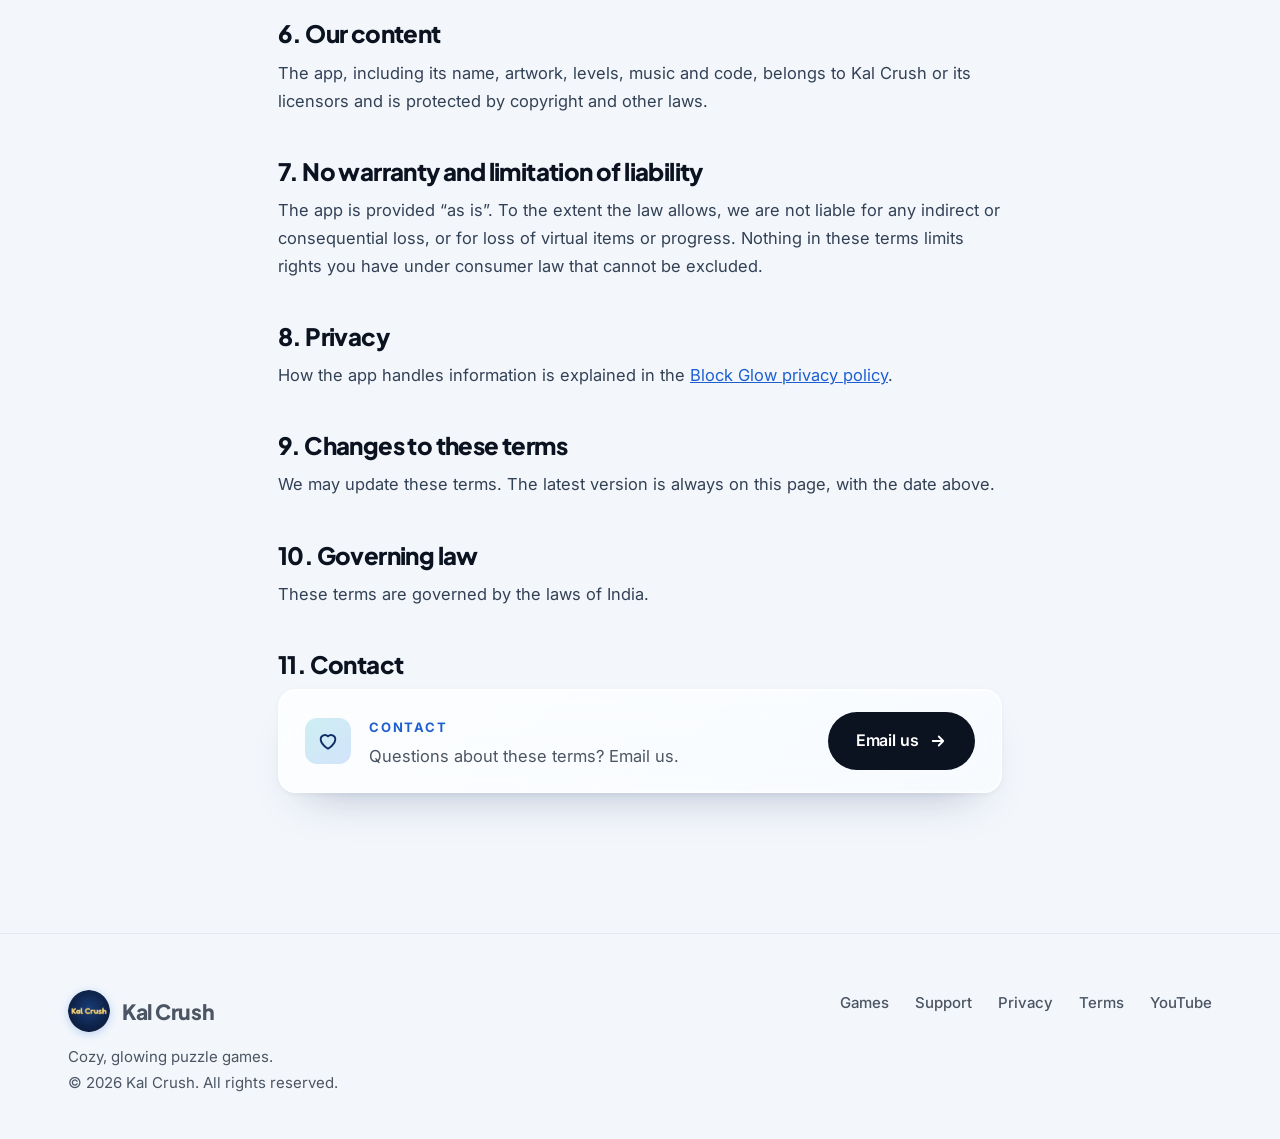
<file: apps/blockglow/terms/index.html>
<!DOCTYPE html>
<html lang="en">
<head>
<meta charset="utf-8">
<meta name="viewport" content="width=device-width, initial-scale=1">
<title>Block Glow Terms of Service | Kal Crush</title>
<meta name="description" content="Terms of service for the Block Glow mobile game by Kal Crush.">
<meta property="og:title" content="Block Glow Terms of Service | Kal Crush">
<meta property="og:description" content="Terms of service for the Block Glow mobile game by Kal Crush.">
<meta property="og:type" content="website">
<meta property="og:image" content="https://kalcrush.online/assets/img/og-kalcrush.jpg?v=7">
<meta property="og:site_name" content="Kal Crush">
<meta name="theme-color" content="#0F2E66">
<link rel="icon" type="image/png" href="../../../assets/img/favicon.png?v=7">
<link rel="apple-touch-icon" href="../../../assets/img/apple-touch-icon.png?v=7">
<link rel="preconnect" href="https://fonts.googleapis.com">
<link rel="preconnect" href="https://fonts.gstatic.com" crossorigin>
<link href="https://fonts.googleapis.com/css2?family=Inter:wght@400;500;600;700&family=Plus+Jakarta+Sans:wght@600;700;800&display=swap" rel="stylesheet">
<link rel="stylesheet" href="../../../assets/style.css?v=7">
<script>document.documentElement.classList.add("js")</script>
<!-- Google Analytics (GA4) -->
<script async src="https://www.googletagmanager.com/gtag/js?id=G-4ZETZQ0JL3"></script>
<script>window.dataLayer=window.dataLayer||[];function gtag(){dataLayer.push(arguments);}gtag('js',new Date());gtag('config','G-4ZETZQ0JL3');</script>
</head>
<body>
<a class="skip" href="#main">Skip to content</a>
<header class="site-header">
  <div class="wrap">
    <a class="brand" href="../../../index.html" aria-label="Kal Crush home">
      <img src="../../../assets/img/logo-96.png?v=7" alt="" width="42" height="42"><span class="brand-name">Kal Crush<span class="brand-sub">Puzzle game studio</span></span>
    </a>
    <nav class="nav" aria-label="Main">
      <a href="../../../index.html">Home</a>
      <a href="../../../apps/index.html" aria-current="page">Games</a>
      <a href="../../../index.html#youtube">YouTube</a>
      <a href="../../../index.html#about">About</a>
      <a class="btn btn-dark" href="../../../index.html#contact">Contact</a>
      <button class="menu-btn" type="button" aria-label="Open menu" aria-expanded="false" aria-controls="mobile-menu"><span></span><span></span></button>
    </nav>
  </div>
  <div class="mobile-menu glass" id="mobile-menu">
    <a href="../../../index.html">Home</a>
    <a href="../../../apps/index.html">Games</a>
    <a href="../../../apps/wordglow/index.html">Word Glow</a>
    <a href="../../../apps/blockglow/index.html">Block Glow</a>
    <a href="../../../index.html#youtube">YouTube</a>
    <a href="../../../index.html#about">About</a>
    <a href="../../../apps/wordglow/support/index.html">Support</a>
    <a href="../../../index.html#contact">Contact</a>
  </div>
</header>
<main id="main">

<section class="doc-hero">
  <div class="wrap" style="max-width:780px">
    <div class="crumbs"><a href="../../../index.html">Home</a> / <a href="../../../apps/index.html">Games</a> / <a href="../../../apps/blockglow/index.html">Block Glow</a> / Terms</div>
    <div class="eyebrow">Legal</div>
    <h1 style="margin-top:10px">Block Glow terms of service.</h1>
    <p class="lead">Purchases, coins, ads and your rights. Last updated 16 November 2026.</p>
  </div>
</section>
<div class="doc">

<p><b>Last updated: 16 November 2026</b></p>
<p>These terms apply when you download or play Block Glow (&ldquo;the app&rdquo;), published by Kal Crush (&ldquo;we&rdquo;, &ldquo;us&rdquo;).
By using the app you agree to them. If you do not agree, please do not use the app.</p>

<h2>1. Using the app</h2>
<p>We give you a personal, non-transferable licence to download and play the app on devices you own or control, for
your own non-commercial use. You may not copy, modify, reverse-engineer, resell or redistribute the app or its content,
or use cheats, bots or modified versions.</p>

<h2>2. Coins, boosters and other virtual items</h2>
<p>Coins, boosters, scenes and other in-game items are virtual items with no real-world money value. They can only be used
in the app, cannot be exchanged for cash or transferred to anyone else, and are stored on your device, so they are lost if
you uninstall the app or clear its data. We may adjust prices, rewards and how virtual items work as we update the game.</p>

<h2>3. Purchases</h2>
<p>Optional purchases, such as Remove Ads, are sold through Google Play and charged to your Google Play account. Prices
are shown in the app before you buy. Purchases are final, except where Google Play's refund policy or the law gives you a
right to a refund; you can request a refund through Google Play, or email us for help. If a purchase is not delivered,
contact us with your order number and we will fix it.</p>

<h2>4. Ads</h2>
<p>The app may show ads between games and offers optional reward videos, provided by Google AdMob. We are not responsible
for the content of third-party ads or the websites they link to.</p>

<h2>5. Updates and availability</h2>
<p>We may update, change or stop offering the app or any feature at any time. We try to keep the game running smoothly
but cannot promise it will always be available or free of bugs.</p>

<h2>6. Our content</h2>
<p>The app, including its name, artwork, levels, music and code, belongs to Kal Crush or its licensors and is protected by
copyright and other laws.</p>

<h2>7. No warranty and limitation of liability</h2>
<p>The app is provided &ldquo;as is&rdquo;. To the extent the law allows, we are not liable for any indirect or consequential
loss, or for loss of virtual items or progress. Nothing in these terms limits rights you have under consumer law that
cannot be excluded.</p>

<h2>8. Privacy</h2>
<p>How the app handles information is explained in the <a href="../privacy/index.html">Block Glow privacy policy</a>.</p>

<h2>9. Changes to these terms</h2>
<p>We may update these terms. The latest version is always on this page, with the date above.</p>

<h2>10. Governing law</h2>
<p>These terms are governed by the laws of India.</p>

<h2>11. Contact</h2>
<div class="contact-card">
  <div class="icon-chip"><svg viewBox="0 0 24 24" fill="none" stroke="currentColor" stroke-width="2" stroke-linejoin="round"><path d="M12 20.5s-8-4.6-8-10.4A4.6 4.6 0 0 1 12 7a4.6 4.6 0 0 1 8 3.1c0 5.8-8 10.4-8 10.4z"/></svg></div>
  <div style="flex:1;min-width:220px"><div class="eyebrow" style="margin-bottom:4px">Contact</div>
  <p style="margin:0;color:var(--soft)">Questions about these terms? Email us.</p></div>
  <a class="btn btn-dark js-mail" href="#contact" data-u="mirtazajaveed" data-d="gmail.com">Email us <svg viewBox="0 0 24 24" fill="none" stroke="currentColor" stroke-width="2.4" stroke-linecap="round" stroke-linejoin="round"><path d="M5 12h14M13 6l6 6-6 6"/></svg></a>
</div>

</div>

</main>
<footer class="site-footer">
  <div class="wrap">
    <div>
      <a class="brand" href="../../../index.html"><img src="../../../assets/img/logo-96.png?v=7" alt="" width="42" height="42"><span class="brand-name">Kal Crush</span></a>
      <p style="margin:12px 0 0">Cozy, glowing puzzle games.<br>&copy; 2026 Kal Crush. All rights reserved.</p>
    </div>
    <nav aria-label="Footer">
      <a href="../../../apps/index.html">Games</a>
      <a href="../../../apps/wordglow/support/index.html">Support</a>
      <a href="../../../privacy/index.html">Privacy</a>
      <a href="../../../terms/index.html">Terms</a>
      <a href="https://www.youtube.com/@KalCrush">YouTube</a>
    </nav>
  </div>
</footer>
<script src="../../../assets/site.js?v=7"></script>

<script>if("serviceWorker" in navigator){addEventListener("load",function(){navigator.serviceWorker.register("/sw.js").catch(function(){});});}</script>
</body>
</html>
</file>
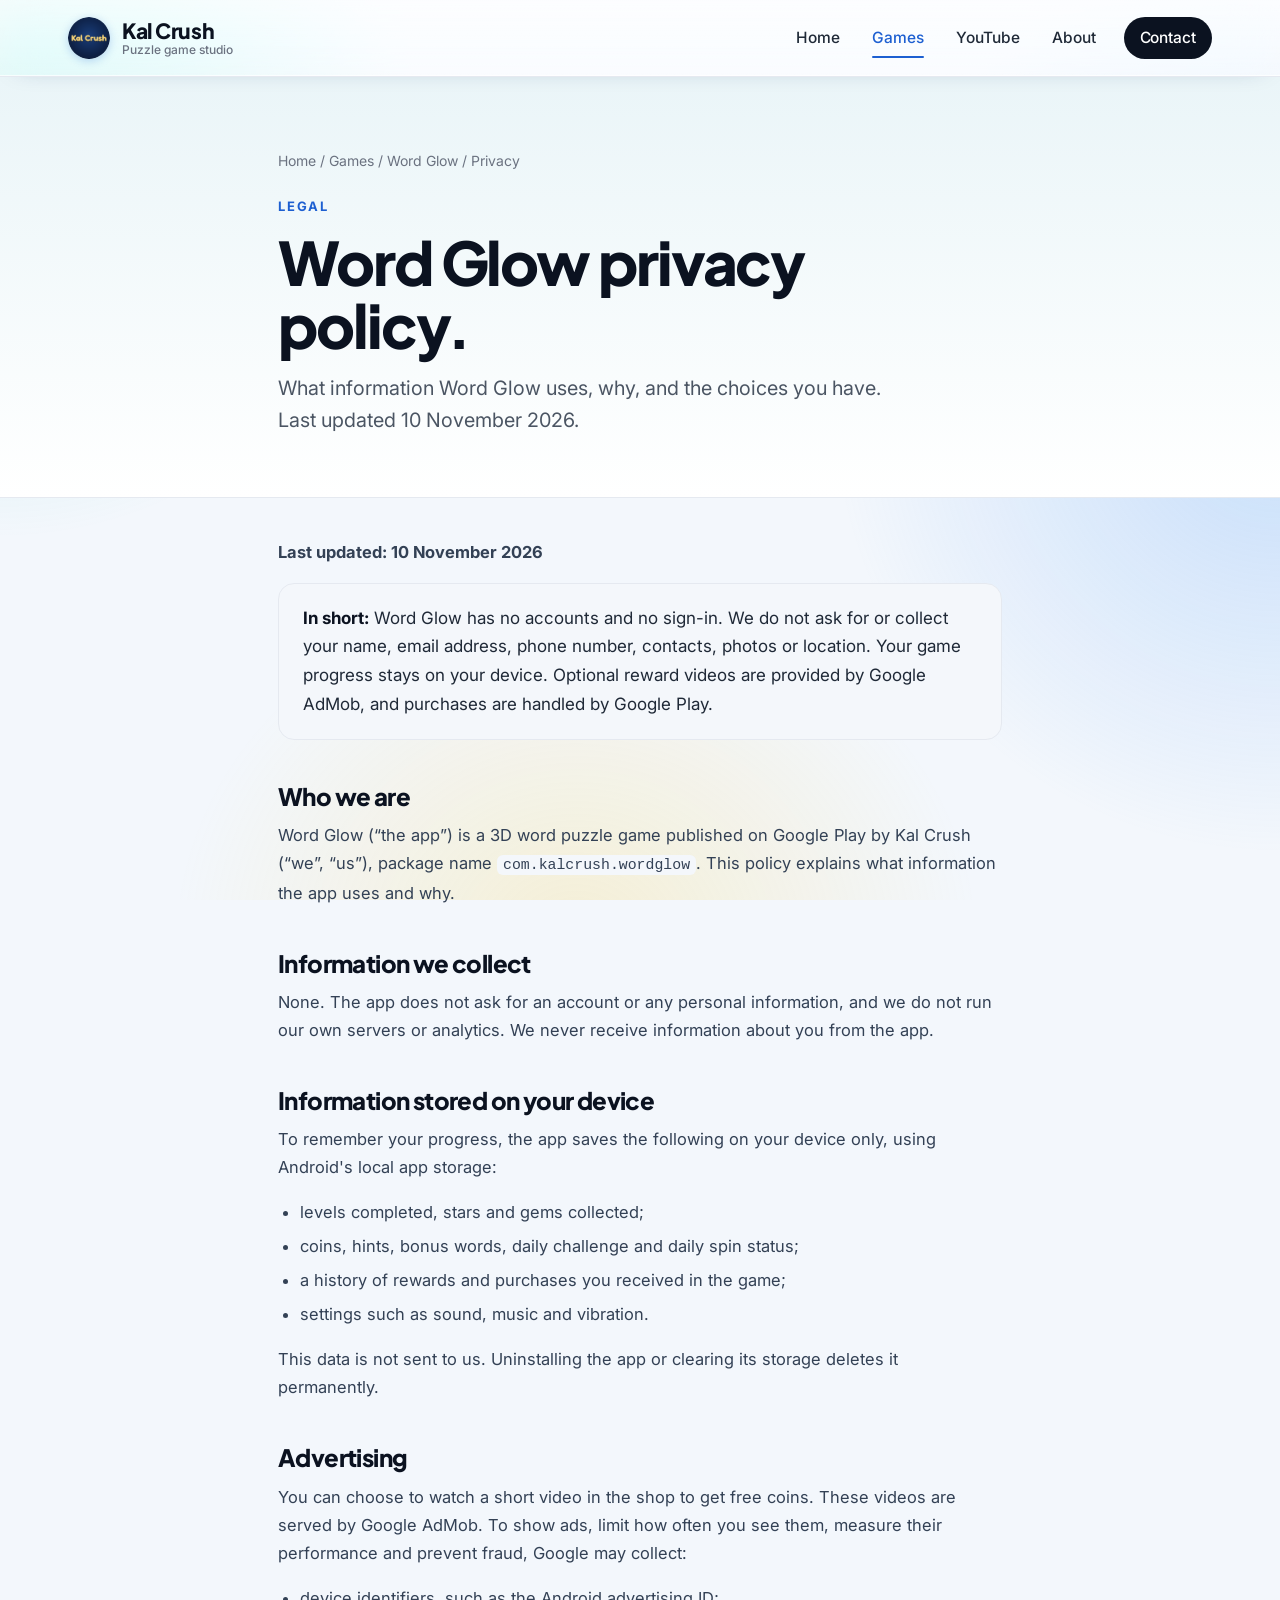
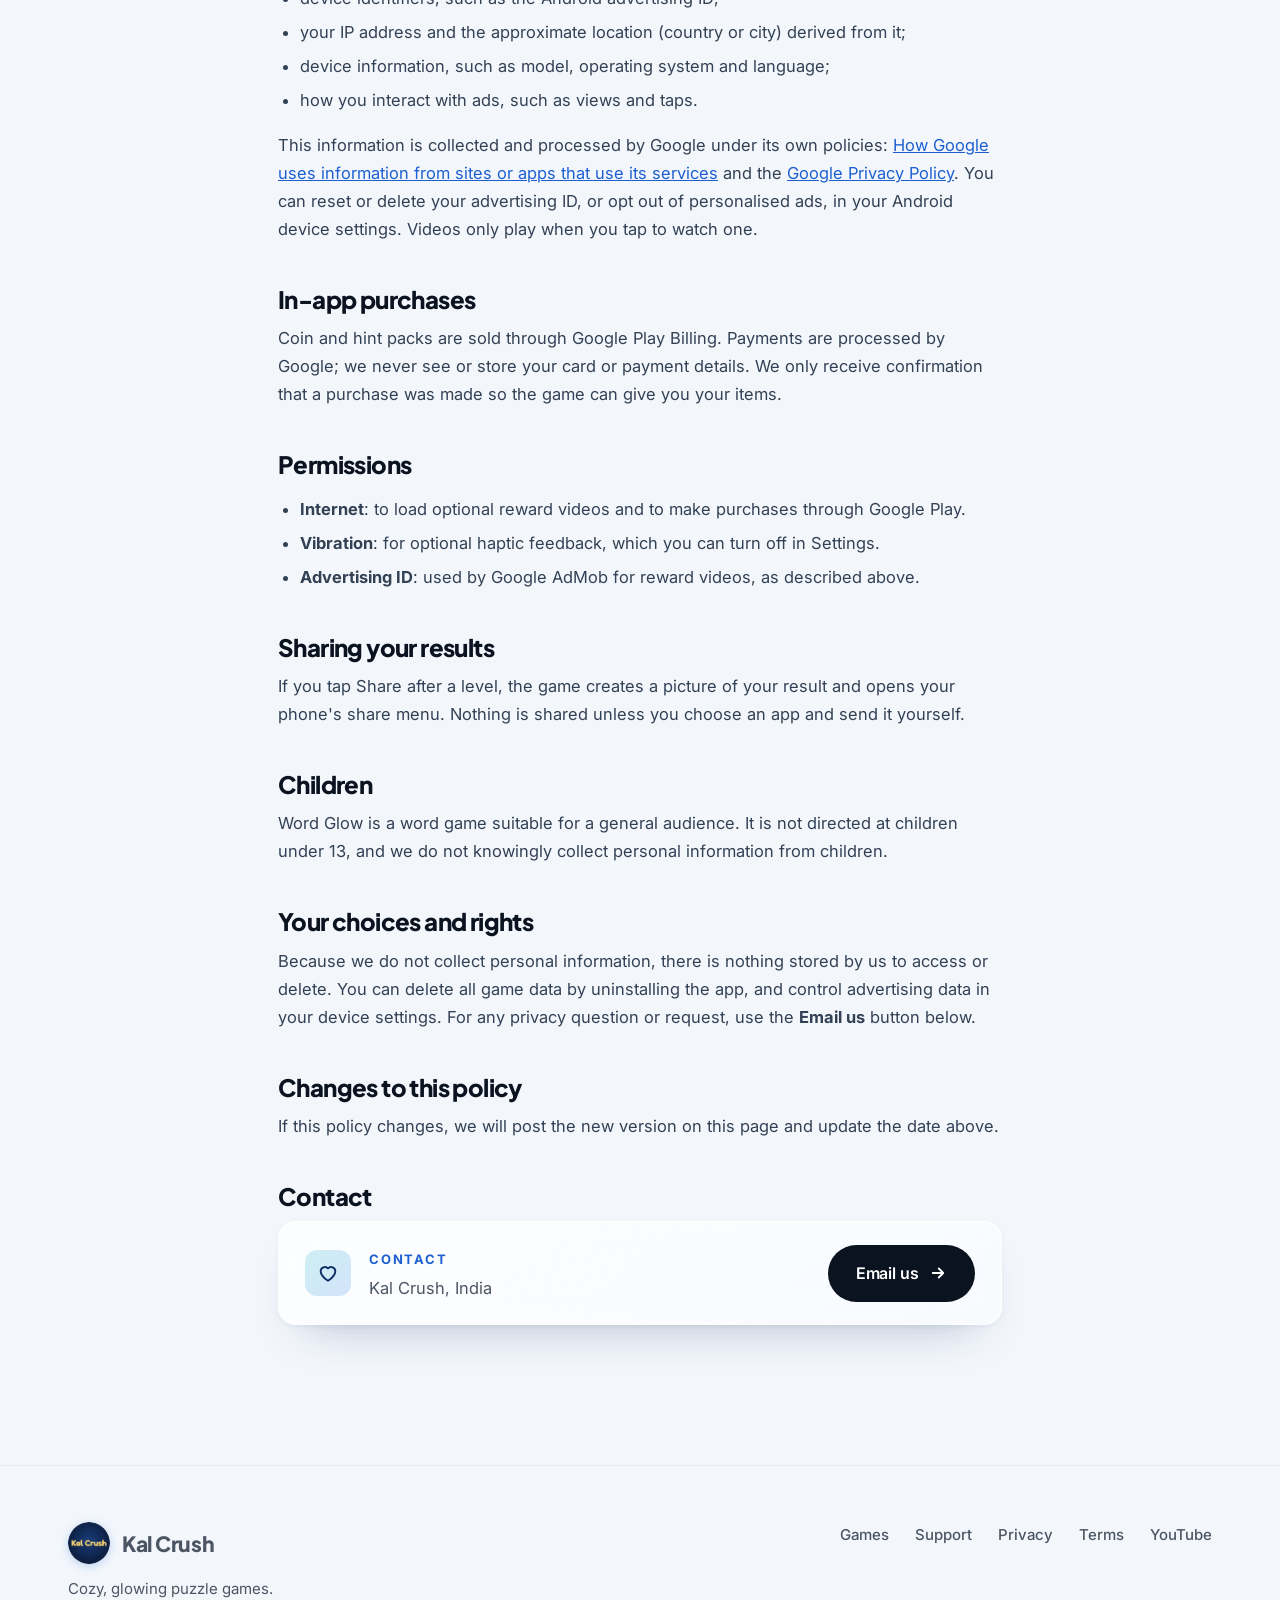
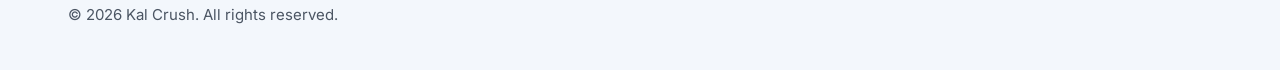
<file: apps/wordglow/privacy/index.html>
<!DOCTYPE html>
<html lang="en">
<head>
<meta charset="utf-8">
<meta name="viewport" content="width=device-width, initial-scale=1">
<title>Word Glow Privacy Policy | Kal Crush</title>
<meta name="description" content="Privacy policy for the Word Glow mobile game by Kal Crush.">
<meta property="og:title" content="Word Glow Privacy Policy | Kal Crush">
<meta property="og:description" content="Privacy policy for the Word Glow mobile game by Kal Crush.">
<meta property="og:type" content="website">
<meta property="og:image" content="https://kalcrush.online/assets/img/og-kalcrush.jpg?v=7">
<meta property="og:site_name" content="Kal Crush">
<meta name="theme-color" content="#0F2E66">
<link rel="icon" type="image/png" href="../../../assets/img/favicon.png?v=7">
<link rel="apple-touch-icon" href="../../../assets/img/apple-touch-icon.png?v=7">
<link rel="preconnect" href="https://fonts.googleapis.com">
<link rel="preconnect" href="https://fonts.gstatic.com" crossorigin>
<link href="https://fonts.googleapis.com/css2?family=Inter:wght@400;500;600;700&family=Plus+Jakarta+Sans:wght@600;700;800&display=swap" rel="stylesheet">
<link rel="stylesheet" href="../../../assets/style.css?v=7">
<script>document.documentElement.classList.add("js")</script>
<!-- Google Analytics (GA4) -->
<script async src="https://www.googletagmanager.com/gtag/js?id=G-4ZETZQ0JL3"></script>
<script>window.dataLayer=window.dataLayer||[];function gtag(){dataLayer.push(arguments);}gtag('js',new Date());gtag('config','G-4ZETZQ0JL3');</script>
</head>
<body>
<a class="skip" href="#main">Skip to content</a>
<header class="site-header">
  <div class="wrap">
    <a class="brand" href="../../../index.html" aria-label="Kal Crush home">
      <img src="../../../assets/img/logo-96.png?v=7" alt="" width="42" height="42"><span class="brand-name">Kal Crush<span class="brand-sub">Puzzle game studio</span></span>
    </a>
    <nav class="nav" aria-label="Main">
      <a href="../../../index.html">Home</a>
      <a href="../../../apps/index.html" aria-current="page">Games</a>
      <a href="../../../index.html#youtube">YouTube</a>
      <a href="../../../index.html#about">About</a>
      <a class="btn btn-dark" href="../../../index.html#contact">Contact</a>
      <button class="menu-btn" type="button" aria-label="Open menu" aria-expanded="false" aria-controls="mobile-menu"><span></span><span></span></button>
    </nav>
  </div>
  <div class="mobile-menu glass" id="mobile-menu">
    <a href="../../../index.html">Home</a>
    <a href="../../../apps/index.html">Games</a>
    <a href="../../../apps/wordglow/index.html">Word Glow</a>
    <a href="../../../apps/blockglow/index.html">Block Glow</a>
    <a href="../../../index.html#youtube">YouTube</a>
    <a href="../../../index.html#about">About</a>
    <a href="../../../apps/wordglow/support/index.html">Support</a>
    <a href="../../../index.html#contact">Contact</a>
  </div>
</header>
<main id="main">

<section class="doc-hero">
  <div class="wrap" style="max-width:780px">
    <div class="crumbs"><a href="../../../index.html">Home</a> / <a href="../../../apps/index.html">Games</a> / <a href="../../../apps/wordglow/index.html">Word Glow</a> / Privacy</div>
    <div class="eyebrow">Legal</div>
    <h1 style="margin-top:10px">Word Glow privacy policy.</h1>
    <p class="lead">What information Word Glow uses, why, and the choices you have. Last updated 10 November 2026.</p>
  </div>
</section>
<div class="doc">

<p><b>Last updated: 10 November 2026</b></p>
<div class="note"><b>In short:</b> Word Glow has no accounts and no sign-in. We do not ask for or collect your name, email
address, phone number, contacts, photos or location. Your game progress stays on your device. Optional reward videos
are provided by Google AdMob, and purchases are handled by Google Play.</div>

<h2>Who we are</h2>
<p>Word Glow (&ldquo;the app&rdquo;) is a 3D word puzzle game published on Google Play by Kal Crush (&ldquo;we&rdquo;, &ldquo;us&rdquo;),
package name <code>com.kalcrush.wordglow</code>. This policy explains what information the app uses and why.</p>

<h2>Information we collect</h2>
<p>None. The app does not ask for an account or any personal information, and we do not run our own servers or analytics.
We never receive information about you from the app.</p>

<h2>Information stored on your device</h2>
<p>To remember your progress, the app saves the following on your device only, using Android's local app storage:</p>
<ul>
  <li>levels completed, stars and gems collected;</li>
  <li>coins, hints, bonus words, daily challenge and daily spin status;</li>
  <li>a history of rewards and purchases you received in the game;</li>
  <li>settings such as sound, music and vibration.</li>
</ul>
<p>This data is not sent to us. Uninstalling the app or clearing its storage deletes it permanently.</p>

<h2>Advertising</h2>
<p>You can choose to watch a short video in the shop to get free coins. These videos are served by Google AdMob.
To show ads, limit how often you see them, measure their performance and prevent fraud, Google may collect:</p>
<ul>
  <li>device identifiers, such as the Android advertising ID;</li>
  <li>your IP address and the approximate location (country or city) derived from it;</li>
  <li>device information, such as model, operating system and language;</li>
  <li>how you interact with ads, such as views and taps.</li>
</ul>
<p>This information is collected and processed by Google under its own policies:
<a href="https://policies.google.com/technologies/partner-sites">How Google uses information from sites or apps that use its services</a>
and the <a href="https://policies.google.com/privacy">Google Privacy Policy</a>. You can reset or delete your advertising ID,
or opt out of personalised ads, in your Android device settings. Videos only play when you tap to watch one.</p>

<h2>In-app purchases</h2>
<p>Coin and hint packs are sold through Google Play Billing. Payments are processed by Google; we never see or store your
card or payment details. We only receive confirmation that a purchase was made so the game can give you your items.</p>

<h2>Permissions</h2>
<ul>
  <li><b>Internet</b>: to load optional reward videos and to make purchases through Google Play.</li>
  <li><b>Vibration</b>: for optional haptic feedback, which you can turn off in Settings.</li>
  <li><b>Advertising ID</b>: used by Google AdMob for reward videos, as described above.</li>
</ul>

<h2>Sharing your results</h2>
<p>If you tap Share after a level, the game creates a picture of your result and opens your phone's share menu. Nothing is
shared unless you choose an app and send it yourself.</p>

<h2>Children</h2>
<p>Word Glow is a word game suitable for a general audience. It is not directed at children under 13, and we do not
knowingly collect personal information from children.</p>

<h2>Your choices and rights</h2>
<p>Because we do not collect personal information, there is nothing stored by us to access or delete. You can delete all game
data by uninstalling the app, and control advertising data in your device settings. For any privacy question or request,
use the <b>Email us</b> button below.</p>

<h2>Changes to this policy</h2>
<p>If this policy changes, we will post the new version on this page and update the date above.</p>

<h2>Contact</h2>
<div class="contact-card">
  <div class="icon-chip"><svg viewBox="0 0 24 24" fill="none" stroke="currentColor" stroke-width="2" stroke-linejoin="round"><path d="M12 20.5s-8-4.6-8-10.4A4.6 4.6 0 0 1 12 7a4.6 4.6 0 0 1 8 3.1c0 5.8-8 10.4-8 10.4z"/></svg></div>
  <div style="flex:1;min-width:220px"><div class="eyebrow" style="margin-bottom:4px">Contact</div>
  <p style="margin:0;color:var(--soft)">Kal Crush, India</p></div>
  <a class="btn btn-dark js-mail" href="#contact" data-u="mirtazajaveed" data-d="gmail.com">Email us <svg viewBox="0 0 24 24" fill="none" stroke="currentColor" stroke-width="2.4" stroke-linecap="round" stroke-linejoin="round"><path d="M5 12h14M13 6l6 6-6 6"/></svg></a>
</div>

</div>

</main>
<footer class="site-footer">
  <div class="wrap">
    <div>
      <a class="brand" href="../../../index.html"><img src="../../../assets/img/logo-96.png?v=7" alt="" width="42" height="42"><span class="brand-name">Kal Crush</span></a>
      <p style="margin:12px 0 0">Cozy, glowing puzzle games.<br>&copy; 2026 Kal Crush. All rights reserved.</p>
    </div>
    <nav aria-label="Footer">
      <a href="../../../apps/index.html">Games</a>
      <a href="../../../apps/wordglow/support/index.html">Support</a>
      <a href="../../../privacy/index.html">Privacy</a>
      <a href="../../../terms/index.html">Terms</a>
      <a href="https://www.youtube.com/@KalCrush">YouTube</a>
    </nav>
  </div>
</footer>
<script src="../../../assets/site.js?v=7"></script>

<script>if("serviceWorker" in navigator){addEventListener("load",function(){navigator.serviceWorker.register("/sw.js").catch(function(){});});}</script>
</body>
</html>
</file>
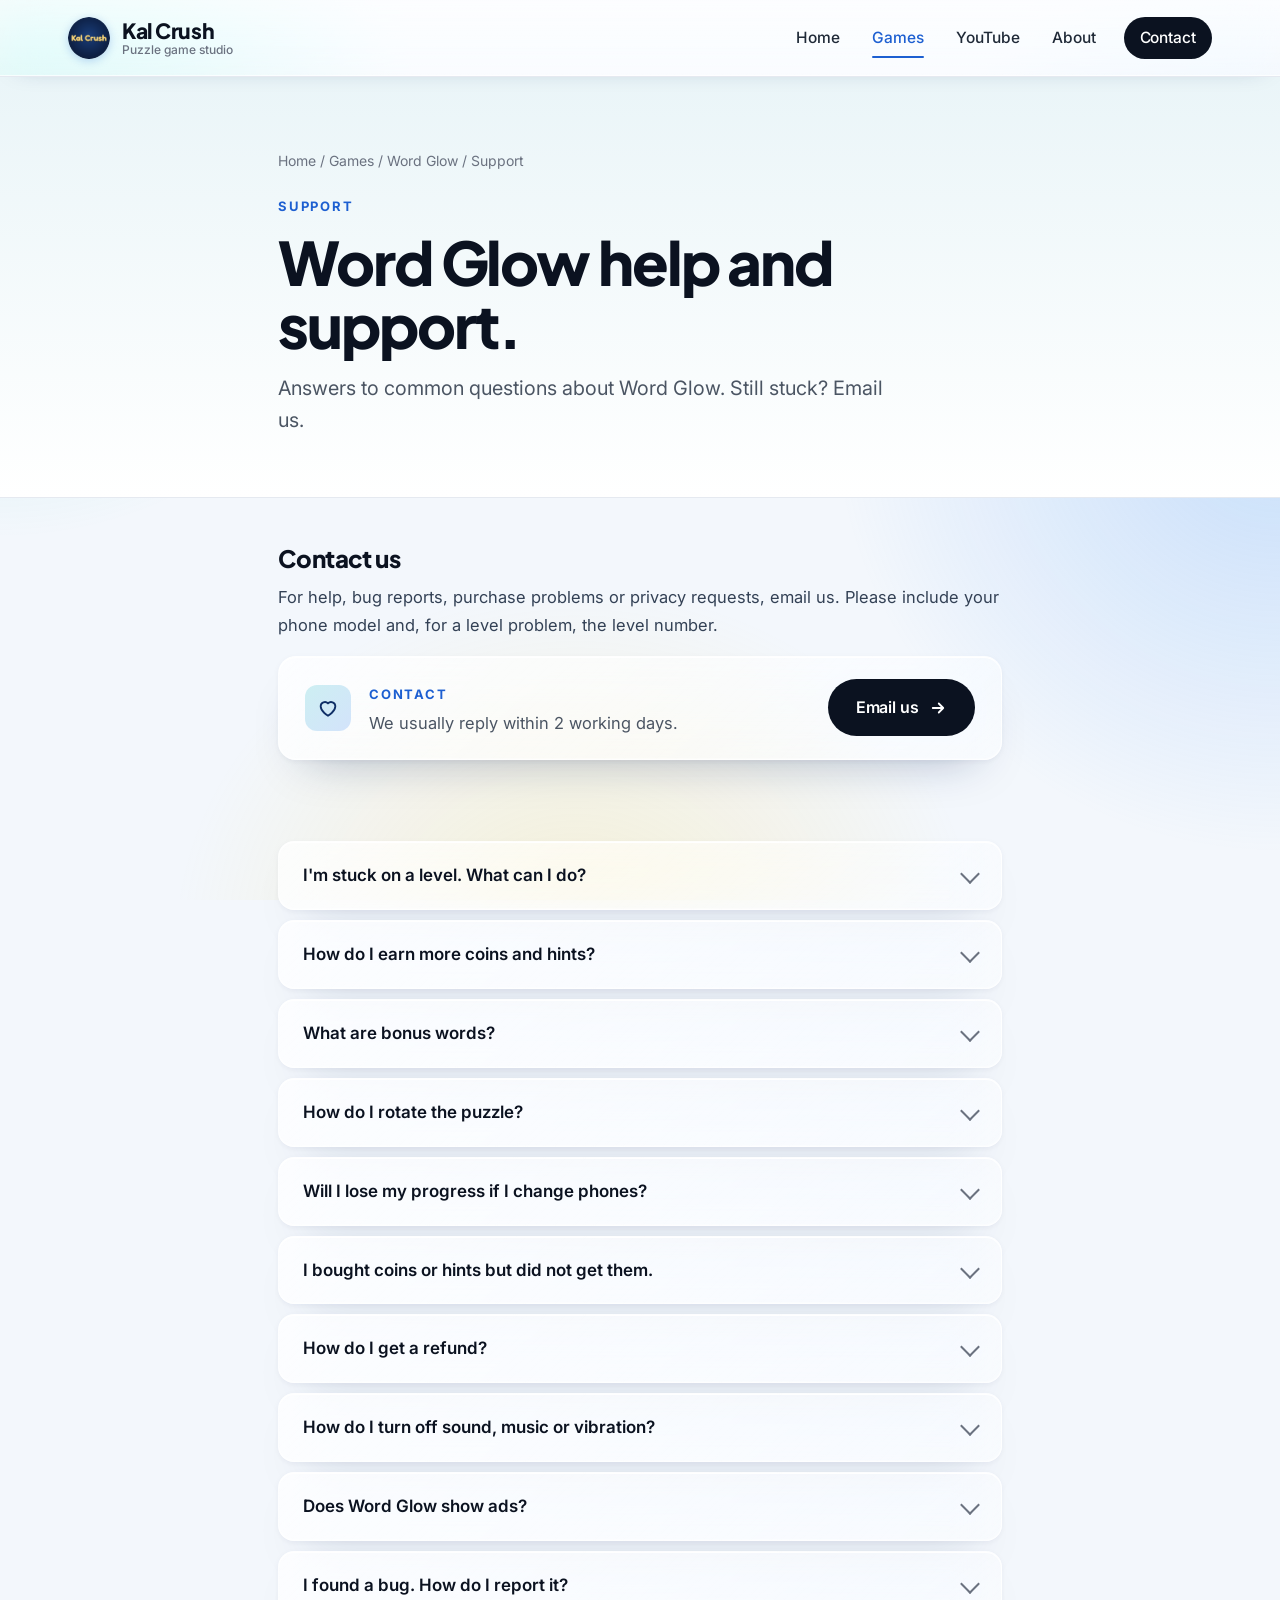
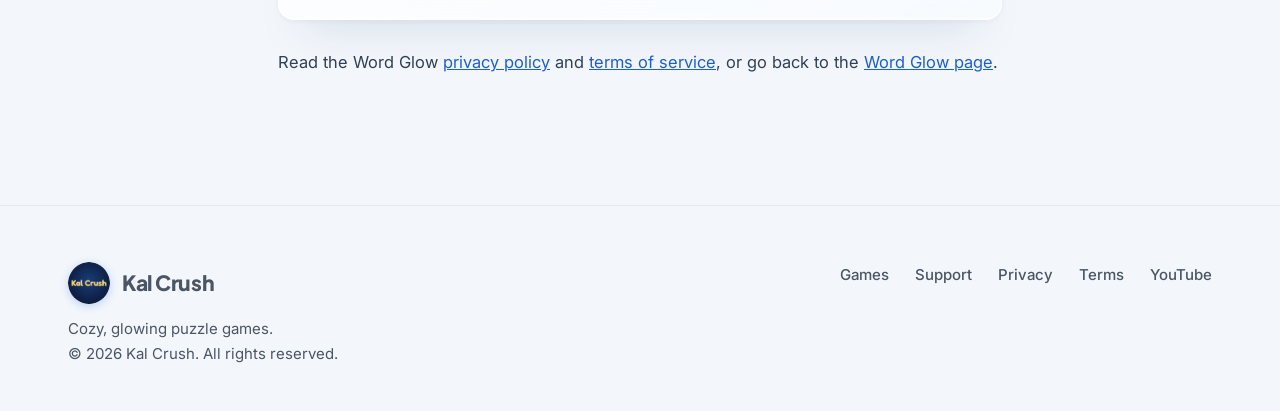
<file: apps/wordglow/support/index.html>
<!DOCTYPE html>
<html lang="en">
<head>
<meta charset="utf-8">
<meta name="viewport" content="width=device-width, initial-scale=1">
<title>Word Glow Support | Kal Crush</title>
<meta name="description" content="Help, FAQ and contact for Word Glow by Kal Crush.">
<meta property="og:title" content="Word Glow Support | Kal Crush">
<meta property="og:description" content="Help, FAQ and contact for Word Glow by Kal Crush.">
<meta property="og:type" content="website">
<meta property="og:image" content="https://kalcrush.online/assets/img/og-kalcrush.jpg?v=7">
<meta property="og:site_name" content="Kal Crush">
<meta name="theme-color" content="#0F2E66">
<link rel="icon" type="image/png" href="../../../assets/img/favicon.png?v=7">
<link rel="apple-touch-icon" href="../../../assets/img/apple-touch-icon.png?v=7">
<link rel="preconnect" href="https://fonts.googleapis.com">
<link rel="preconnect" href="https://fonts.gstatic.com" crossorigin>
<link href="https://fonts.googleapis.com/css2?family=Inter:wght@400;500;600;700&family=Plus+Jakarta+Sans:wght@600;700;800&display=swap" rel="stylesheet">
<link rel="stylesheet" href="../../../assets/style.css?v=7">
<script>document.documentElement.classList.add("js")</script>
<!-- Google Analytics (GA4) -->
<script async src="https://www.googletagmanager.com/gtag/js?id=G-4ZETZQ0JL3"></script>
<script>window.dataLayer=window.dataLayer||[];function gtag(){dataLayer.push(arguments);}gtag('js',new Date());gtag('config','G-4ZETZQ0JL3');</script>
</head>
<body>
<a class="skip" href="#main">Skip to content</a>
<header class="site-header">
  <div class="wrap">
    <a class="brand" href="../../../index.html" aria-label="Kal Crush home">
      <img src="../../../assets/img/logo-96.png?v=7" alt="" width="42" height="42"><span class="brand-name">Kal Crush<span class="brand-sub">Puzzle game studio</span></span>
    </a>
    <nav class="nav" aria-label="Main">
      <a href="../../../index.html">Home</a>
      <a href="../../../apps/index.html" aria-current="page">Games</a>
      <a href="../../../index.html#youtube">YouTube</a>
      <a href="../../../index.html#about">About</a>
      <a class="btn btn-dark" href="../../../index.html#contact">Contact</a>
      <button class="menu-btn" type="button" aria-label="Open menu" aria-expanded="false" aria-controls="mobile-menu"><span></span><span></span></button>
    </nav>
  </div>
  <div class="mobile-menu glass" id="mobile-menu">
    <a href="../../../index.html">Home</a>
    <a href="../../../apps/index.html">Games</a>
    <a href="../../../apps/wordglow/index.html">Word Glow</a>
    <a href="../../../apps/blockglow/index.html">Block Glow</a>
    <a href="../../../index.html#youtube">YouTube</a>
    <a href="../../../index.html#about">About</a>
    <a href="../../../apps/wordglow/support/index.html">Support</a>
    <a href="../../../index.html#contact">Contact</a>
  </div>
</header>
<main id="main">

<section class="doc-hero">
  <div class="wrap" style="max-width:780px">
    <div class="crumbs"><a href="../../../index.html">Home</a> / <a href="../../../apps/index.html">Games</a> / <a href="../../../apps/wordglow/index.html">Word Glow</a> / Support</div>
    <div class="eyebrow">Support</div>
    <h1 style="margin-top:10px">Word Glow help and support.</h1>
    <p class="lead">Answers to common questions about Word Glow. Still stuck? Email us.</p>
  </div>
</section>
<div class="doc">

<h2 style="margin-top:8px">Contact us</h2>
<p>For help, bug reports, purchase problems or privacy requests, email us. Please include your phone model and,
for a level problem, the level number.</p>
<div class="contact-card">
  <div class="icon-chip"><svg viewBox="0 0 24 24" fill="none" stroke="currentColor" stroke-width="2" stroke-linejoin="round"><path d="M12 20.5s-8-4.6-8-10.4A4.6 4.6 0 0 1 12 7a4.6 4.6 0 0 1 8 3.1c0 5.8-8 10.4-8 10.4z"/></svg></div>
  <div style="flex:1;min-width:220px"><div class="eyebrow" style="margin-bottom:4px">Contact</div>
  <p style="margin:0;color:var(--soft)">We usually reply within 2 working days.</p></div>
  <a class="btn btn-dark js-mail" href="#contact" data-u="mirtazajaveed" data-d="gmail.com">Email us <svg viewBox="0 0 24 24" fill="none" stroke="currentColor" stroke-width="2.4" stroke-linecap="round" stroke-linejoin="round"><path d="M5 12h14M13 6l6 6-6 6"/></svg></a>
</div>
<h2>Frequently asked questions</h2>
<details><summary>I'm stuck on a level. What can I do?</summary><p>Use the hint buttons at the bottom of the screen. The light bulb reveals one letter (it uses a hint, or 25 coins if you have none). The target lets you pick any square to reveal for 50 coins, and the rocket reveals several letters for 100 coins. Shuffle the letter wheel to see the letters in a new order.</p></details><details><summary>How do I earn more coins and hints?</summary><p>You earn coins the first time you finish each level, and more for 3 stars (finish without using hints). Finishing a world gives a bonus. Play the daily challenge for 100 coins and a hint, spin the free daily wheel, find bonus words to fill the bonus jar, or watch an optional short video in the shop for 50 free coins (up to 5 times a day).</p></details><details><summary>What are bonus words?</summary><p>Real words you can make from the wheel that are not part of the crossword. Each one fills your bonus jar, and a full jar gives you 25 coins.</p></details><details><summary>How do I rotate the puzzle?</summary><p>Drag on the 3D shape with one finger to turn it and see the words on every side.</p></details><details><summary>Will I lose my progress if I change phones?</summary><p>Word Glow saves your progress on your phone only, with no account, so it does not move to a new phone and it is removed if you uninstall the game or clear its data.</p></details><details><summary>I bought coins or hints but did not get them.</summary><p>Close and reopen the game while connected to the internet; pending purchases are delivered when the game starts. If they still don't appear, email us with your Google Play order number (it starts with GPA.) and we will help.</p></details><details><summary>How do I get a refund?</summary><p>Purchases are handled by Google Play. You can request a refund from Google Play under your order history, or email us and we will help.</p></details><details><summary>How do I turn off sound, music or vibration?</summary><p>Open Settings (the slider icon at the top right) and switch each one off.</p></details><details><summary>Does Word Glow show ads?</summary><p>Only when you choose to. In the shop you can watch an optional short video for free coins. There are no pop-up or banner ads during play.</p></details><details><summary>I found a bug. How do I report it?</summary><p>Email us with your phone model, the level number and, if you can, a screenshot. We read every message.</p></details>
<p style="margin-top:28px">Read the Word Glow <a href="../privacy/index.html">privacy policy</a> and
<a href="../terms/index.html">terms of service</a>, or go back to the <a href="../index.html">Word Glow page</a>.</p>

</div>

</main>
<footer class="site-footer">
  <div class="wrap">
    <div>
      <a class="brand" href="../../../index.html"><img src="../../../assets/img/logo-96.png?v=7" alt="" width="42" height="42"><span class="brand-name">Kal Crush</span></a>
      <p style="margin:12px 0 0">Cozy, glowing puzzle games.<br>&copy; 2026 Kal Crush. All rights reserved.</p>
    </div>
    <nav aria-label="Footer">
      <a href="../../../apps/index.html">Games</a>
      <a href="../../../apps/wordglow/support/index.html">Support</a>
      <a href="../../../privacy/index.html">Privacy</a>
      <a href="../../../terms/index.html">Terms</a>
      <a href="https://www.youtube.com/@KalCrush">YouTube</a>
    </nav>
  </div>
</footer>
<script src="../../../assets/site.js?v=7"></script>

<script>if("serviceWorker" in navigator){addEventListener("load",function(){navigator.serviceWorker.register("/sw.js").catch(function(){});});}</script>
</body>
</html>
</file>
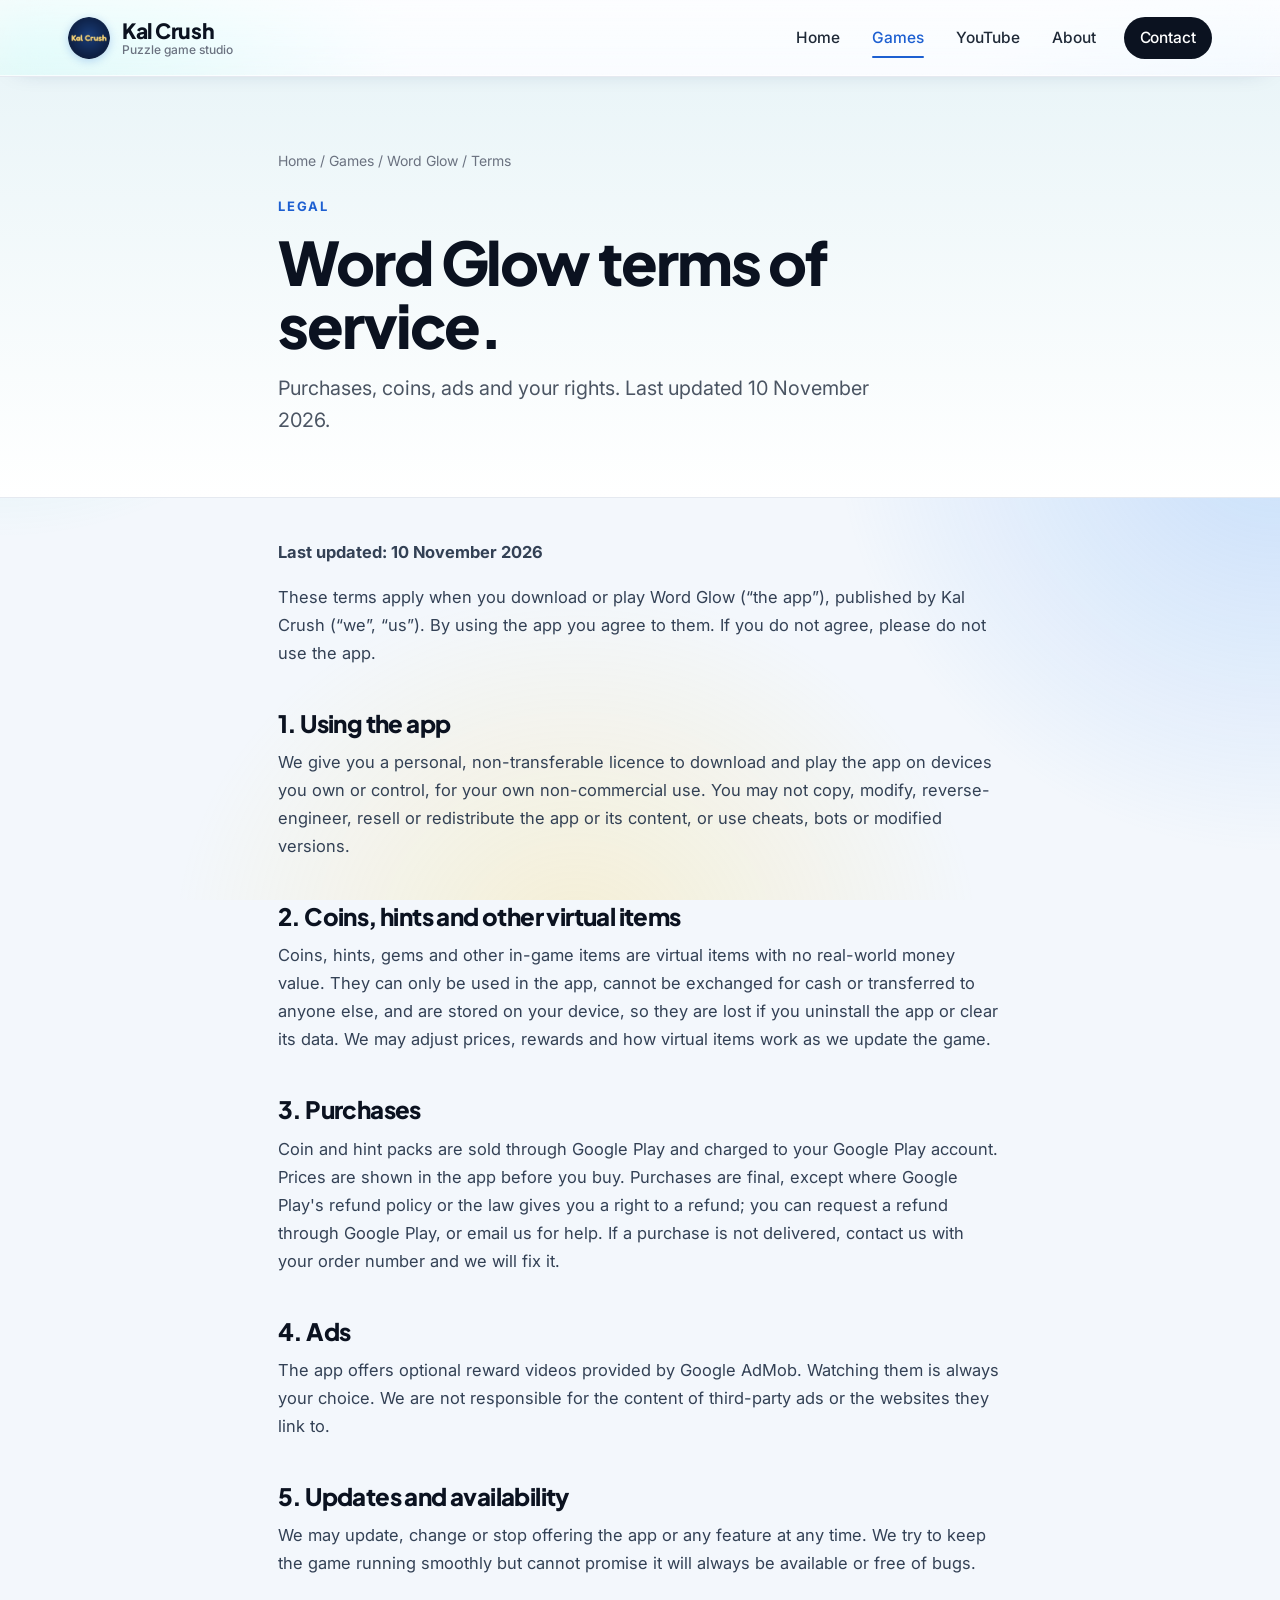
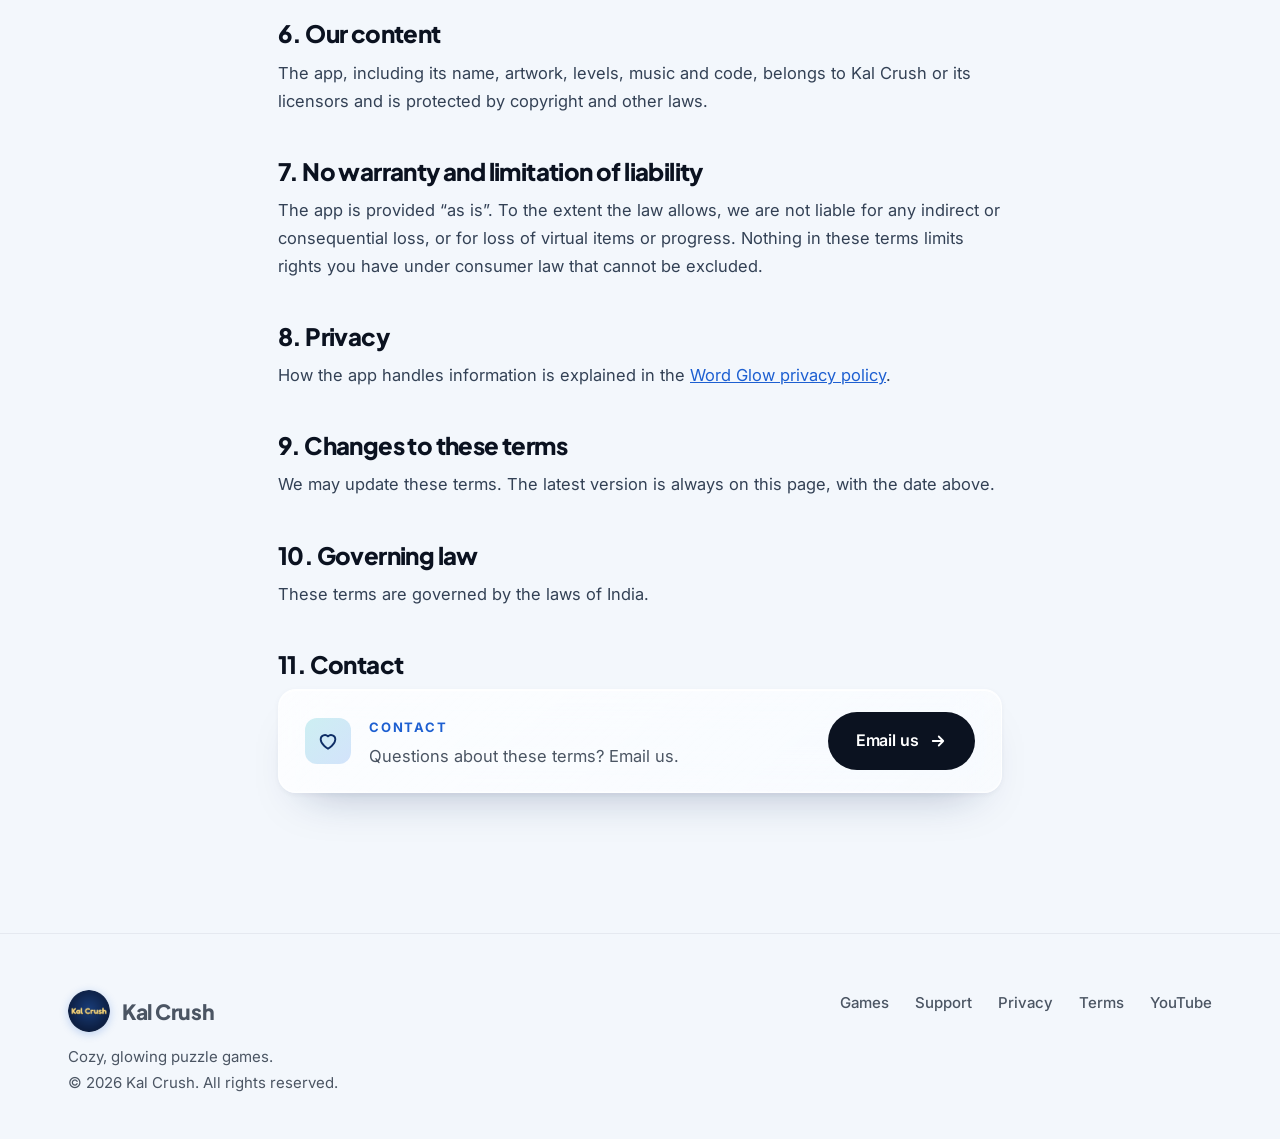
<file: apps/wordglow/terms/index.html>
<!DOCTYPE html>
<html lang="en">
<head>
<meta charset="utf-8">
<meta name="viewport" content="width=device-width, initial-scale=1">
<title>Word Glow Terms of Service | Kal Crush</title>
<meta name="description" content="Terms of service for the Word Glow mobile game by Kal Crush.">
<meta property="og:title" content="Word Glow Terms of Service | Kal Crush">
<meta property="og:description" content="Terms of service for the Word Glow mobile game by Kal Crush.">
<meta property="og:type" content="website">
<meta property="og:image" content="https://kalcrush.online/assets/img/og-kalcrush.jpg?v=7">
<meta property="og:site_name" content="Kal Crush">
<meta name="theme-color" content="#0F2E66">
<link rel="icon" type="image/png" href="../../../assets/img/favicon.png?v=7">
<link rel="apple-touch-icon" href="../../../assets/img/apple-touch-icon.png?v=7">
<link rel="preconnect" href="https://fonts.googleapis.com">
<link rel="preconnect" href="https://fonts.gstatic.com" crossorigin>
<link href="https://fonts.googleapis.com/css2?family=Inter:wght@400;500;600;700&family=Plus+Jakarta+Sans:wght@600;700;800&display=swap" rel="stylesheet">
<link rel="stylesheet" href="../../../assets/style.css?v=7">
<script>document.documentElement.classList.add("js")</script>
<!-- Google Analytics (GA4) -->
<script async src="https://www.googletagmanager.com/gtag/js?id=G-4ZETZQ0JL3"></script>
<script>window.dataLayer=window.dataLayer||[];function gtag(){dataLayer.push(arguments);}gtag('js',new Date());gtag('config','G-4ZETZQ0JL3');</script>
</head>
<body>
<a class="skip" href="#main">Skip to content</a>
<header class="site-header">
  <div class="wrap">
    <a class="brand" href="../../../index.html" aria-label="Kal Crush home">
      <img src="../../../assets/img/logo-96.png?v=7" alt="" width="42" height="42"><span class="brand-name">Kal Crush<span class="brand-sub">Puzzle game studio</span></span>
    </a>
    <nav class="nav" aria-label="Main">
      <a href="../../../index.html">Home</a>
      <a href="../../../apps/index.html" aria-current="page">Games</a>
      <a href="../../../index.html#youtube">YouTube</a>
      <a href="../../../index.html#about">About</a>
      <a class="btn btn-dark" href="../../../index.html#contact">Contact</a>
      <button class="menu-btn" type="button" aria-label="Open menu" aria-expanded="false" aria-controls="mobile-menu"><span></span><span></span></button>
    </nav>
  </div>
  <div class="mobile-menu glass" id="mobile-menu">
    <a href="../../../index.html">Home</a>
    <a href="../../../apps/index.html">Games</a>
    <a href="../../../apps/wordglow/index.html">Word Glow</a>
    <a href="../../../apps/blockglow/index.html">Block Glow</a>
    <a href="../../../index.html#youtube">YouTube</a>
    <a href="../../../index.html#about">About</a>
    <a href="../../../apps/wordglow/support/index.html">Support</a>
    <a href="../../../index.html#contact">Contact</a>
  </div>
</header>
<main id="main">

<section class="doc-hero">
  <div class="wrap" style="max-width:780px">
    <div class="crumbs"><a href="../../../index.html">Home</a> / <a href="../../../apps/index.html">Games</a> / <a href="../../../apps/wordglow/index.html">Word Glow</a> / Terms</div>
    <div class="eyebrow">Legal</div>
    <h1 style="margin-top:10px">Word Glow terms of service.</h1>
    <p class="lead">Purchases, coins, ads and your rights. Last updated 10 November 2026.</p>
  </div>
</section>
<div class="doc">

<p><b>Last updated: 10 November 2026</b></p>
<p>These terms apply when you download or play Word Glow (&ldquo;the app&rdquo;), published by Kal Crush (&ldquo;we&rdquo;, &ldquo;us&rdquo;).
By using the app you agree to them. If you do not agree, please do not use the app.</p>

<h2>1. Using the app</h2>
<p>We give you a personal, non-transferable licence to download and play the app on devices you own or control, for
your own non-commercial use. You may not copy, modify, reverse-engineer, resell or redistribute the app or its content,
or use cheats, bots or modified versions.</p>

<h2>2. Coins, hints and other virtual items</h2>
<p>Coins, hints, gems and other in-game items are virtual items with no real-world money value. They can only be used in
the app, cannot be exchanged for cash or transferred to anyone else, and are stored on your device, so they are lost if
you uninstall the app or clear its data. We may adjust prices, rewards and how virtual items work as we update the game.</p>

<h2>3. Purchases</h2>
<p>Coin and hint packs are sold through Google Play and charged to your Google Play account. Prices are shown in the app
before you buy. Purchases are final, except where Google Play's refund policy or the law gives you a right to a refund;
you can request a refund through Google Play, or email us for help. If a purchase is not delivered, contact us with your
order number and we will fix it.</p>

<h2>4. Ads</h2>
<p>The app offers optional reward videos provided by Google AdMob. Watching them is always your choice. We are not
responsible for the content of third-party ads or the websites they link to.</p>

<h2>5. Updates and availability</h2>
<p>We may update, change or stop offering the app or any feature at any time. We try to keep the game running smoothly
but cannot promise it will always be available or free of bugs.</p>

<h2>6. Our content</h2>
<p>The app, including its name, artwork, levels, music and code, belongs to Kal Crush or its licensors and is protected by
copyright and other laws.</p>

<h2>7. No warranty and limitation of liability</h2>
<p>The app is provided &ldquo;as is&rdquo;. To the extent the law allows, we are not liable for any indirect or consequential
loss, or for loss of virtual items or progress. Nothing in these terms limits rights you have under consumer law that
cannot be excluded.</p>

<h2>8. Privacy</h2>
<p>How the app handles information is explained in the <a href="../privacy/index.html">Word Glow privacy policy</a>.</p>

<h2>9. Changes to these terms</h2>
<p>We may update these terms. The latest version is always on this page, with the date above.</p>

<h2>10. Governing law</h2>
<p>These terms are governed by the laws of India.</p>

<h2>11. Contact</h2>
<div class="contact-card">
  <div class="icon-chip"><svg viewBox="0 0 24 24" fill="none" stroke="currentColor" stroke-width="2" stroke-linejoin="round"><path d="M12 20.5s-8-4.6-8-10.4A4.6 4.6 0 0 1 12 7a4.6 4.6 0 0 1 8 3.1c0 5.8-8 10.4-8 10.4z"/></svg></div>
  <div style="flex:1;min-width:220px"><div class="eyebrow" style="margin-bottom:4px">Contact</div>
  <p style="margin:0;color:var(--soft)">Questions about these terms? Email us.</p></div>
  <a class="btn btn-dark js-mail" href="#contact" data-u="mirtazajaveed" data-d="gmail.com">Email us <svg viewBox="0 0 24 24" fill="none" stroke="currentColor" stroke-width="2.4" stroke-linecap="round" stroke-linejoin="round"><path d="M5 12h14M13 6l6 6-6 6"/></svg></a>
</div>

</div>

</main>
<footer class="site-footer">
  <div class="wrap">
    <div>
      <a class="brand" href="../../../index.html"><img src="../../../assets/img/logo-96.png?v=7" alt="" width="42" height="42"><span class="brand-name">Kal Crush</span></a>
      <p style="margin:12px 0 0">Cozy, glowing puzzle games.<br>&copy; 2026 Kal Crush. All rights reserved.</p>
    </div>
    <nav aria-label="Footer">
      <a href="../../../apps/index.html">Games</a>
      <a href="../../../apps/wordglow/support/index.html">Support</a>
      <a href="../../../privacy/index.html">Privacy</a>
      <a href="../../../terms/index.html">Terms</a>
      <a href="https://www.youtube.com/@KalCrush">YouTube</a>
    </nav>
  </div>
</footer>
<script src="../../../assets/site.js?v=7"></script>

<script>if("serviceWorker" in navigator){addEventListener("load",function(){navigator.serviceWorker.register("/sw.js").catch(function(){});});}</script>
</body>
</html>
</file>
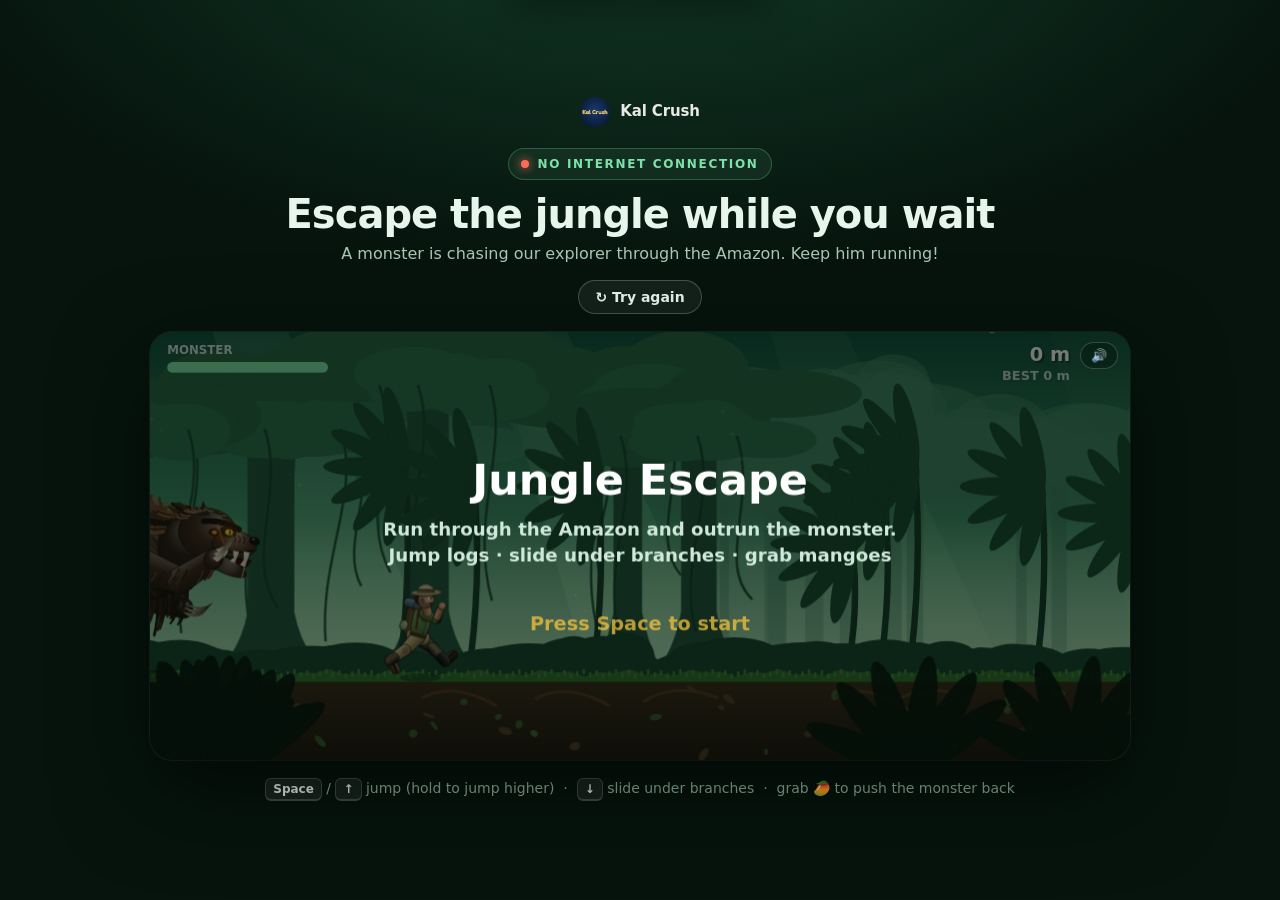
<file: offline.html>
<!DOCTYPE html>
<html lang="en">
<head>
<meta charset="utf-8">
<meta name="viewport" content="width=device-width, initial-scale=1">
<title>You're offline · Kal Crush</title>
<meta name="theme-color" content="#06140d">
<style>
  :root{--leaf:#7EE2A8;--mist:#A9C7B5;--gold:#FFC83D}
  *{box-sizing:border-box}
  html,body{margin:0;min-height:100%;background:#06140d;color:#E8F5EC;
    font:16px/1.5 system-ui,-apple-system,"Segoe UI",Roboto,sans-serif;-webkit-tap-highlight-color:transparent}
  body{background:radial-gradient(1200px 600px at 50% -10%,#123a28 0%,#06140d 60%)}
  .page{min-height:100vh;display:flex;flex-direction:column;align-items:center;justify-content:center;gap:18px;padding:24px 14px 28px}
  .top{text-align:center;max-width:760px}
  .brand{display:inline-flex;align-items:center;gap:10px;font-weight:800;letter-spacing:-.01em;font-size:15px;color:#fff;opacity:.9}
  .brand i{width:26px;height:26px;border-radius:8px;display:inline-block;
    background:linear-gradient(135deg,#14B8A6,#2B7BE0 55%,#1E3F9E);box-shadow:0 0 0 1px rgba(255,255,255,.15) inset}
  .badge{display:inline-flex;align-items:center;gap:8px;margin-top:14px;font-size:12px;letter-spacing:.14em;text-transform:uppercase;font-weight:700;
    color:var(--leaf);background:rgba(126,226,168,.08);border:1px solid rgba(126,226,168,.25);padding:6px 12px;border-radius:999px}
  .badge b{width:8px;height:8px;border-radius:50%;background:#ff6b5b;box-shadow:0 0 10px #ff6b5b}
  h1{font-size:clamp(24px,4.2vw,40px);line-height:1.1;margin:12px 0 6px;letter-spacing:-.025em}
  .sub{margin:0;color:var(--mist)}
  .stage{position:relative;width:100%;max-width:980px;aspect-ratio:16/7;border-radius:22px;overflow:hidden;
    box-shadow:0 30px 90px rgba(0,0,0,.55),0 0 0 1px rgba(255,255,255,.07);touch-action:none;user-select:none;-webkit-user-select:none;cursor:pointer;background:#0b2a1d}
  @media (max-width:640px){.stage{aspect-ratio:4/3}}
  canvas{display:block;width:100%;height:100%}
  .btn{position:absolute;bottom:14px;width:64px;height:64px;border-radius:50%;border:1px solid rgba(255,255,255,.25);
    background:rgba(6,20,13,.45);color:#fff;font-size:26px;display:none;align-items:center;justify-content:center;
    backdrop-filter:blur(6px);-webkit-backdrop-filter:blur(6px);touch-action:none}
  .btn.left{left:14px}.btn.right{right:14px}
  .touch .btn{display:flex}
  .btn:active{background:rgba(126,226,168,.35)}
  .mute{position:absolute;top:10px;right:12px;display:none}
  .icon{background:rgba(6,20,13,.45);border:1px solid rgba(255,255,255,.18);color:#fff;border-radius:999px;font-size:13px;padding:5px 10px;cursor:pointer}
  .brand img{border-radius:8px}
  .retry{margin-top:14px;border:1px solid rgba(255,255,255,.22);background:rgba(255,255,255,.06);color:#E8F5EC;font:600 14px system-ui,sans-serif;border-radius:999px;padding:8px 16px;cursor:pointer}
  .retry:hover{background:rgba(255,255,255,.12)}
  .help{color:#8FB39D;font-size:14px;text-align:center;margin:0}
  kbd{font:600 12px/1 system-ui,sans-serif;background:rgba(255,255,255,.08);border:1px solid rgba(255,255,255,.18);border-bottom-width:2px;border-radius:6px;padding:3px 7px;color:#E8F5EC}
  .online{position:fixed;left:50%;top:16px;transform:translate(-50%,-140%);transition:transform .35s ease;z-index:9;
    background:#fff;color:#0B1220;border-radius:999px;padding:8px 8px 8px 16px;display:flex;gap:12px;align-items:center;font-weight:600;
    box-shadow:0 12px 40px rgba(0,0,0,.35)}
  .online.show{transform:translate(-50%,0)}
  .online button{border:0;background:#1D5FD1;color:#fff;font-weight:700;border-radius:999px;padding:8px 14px;cursor:pointer}
</style>
</head>
<body>
<div class="online" id="online"><span>You're back online</span><button onclick="location.reload()">Reload</button></div>
<main class="page">
  <div class="top">
    <div class="brand"><img src="[data-uri]" alt="" width="30" height="30">Kal Crush</div><br>
    <div class="badge"><b></b>No internet connection</div>
    <h1>Escape the jungle while you wait</h1>
    <p class="sub">A monster is chasing our explorer through the Amazon. Keep him running!</p>
    <button class="retry" onclick="location.reload()">↻ Try again</button>
  </div>
  <div class="stage" id="stage">
    <canvas id="cv" aria-label="Jungle Escape game"></canvas>
    <button class="btn left" id="bDuck" aria-label="Slide">&#9660;</button>
    <button class="btn right" id="bJump" aria-label="Jump">&#9650;</button>
    <button class="icon" id="bMute" style="position:absolute;top:10px;right:12px" aria-label="Sound">🔊</button>
  </div>
  <p class="help"><kbd>Space</kbd> / <kbd>↑</kbd> jump (hold to jump higher) &nbsp;·&nbsp; <kbd>↓</kbd> slide under branches &nbsp;·&nbsp; grab 🥭 to push the monster back</p>
</main>

<div id="err" style="position:fixed;left:8px;bottom:8px;right:8px;color:#ffb4a8;font:12px monospace;white-space:pre-wrap;z-index:99"></div>
<script>
window.addEventListener('error', e => console.error('Jungle Escape:', e.message));
</script>
<script>
(() => {
"use strict";
const stage = document.getElementById('stage'), cv = document.getElementById('cv'), ctx = cv.getContext('2d');
const H = 400, GROUND = 322;
let W = 900, S = 1, DPR = 1;

/* ---------- helpers ---------- */
function rng(seed){ return () => { seed |= 0; seed = seed + 0x6D2B79F5 | 0; let t = Math.imul(seed ^ seed >>> 15, 1 | seed);
  t = t + Math.imul(t ^ t >>> 7, 61 | t) ^ t; return ((t ^ t >>> 14) >>> 0) / 4294967296; }; }
const lerp = (a,b,t) => a + (b-a)*t, clamp = (v,a,b) => Math.max(a, Math.min(b, v));
const R = Math.random;
let best = 0; try { best = +localStorage.getItem('kc_jungle_best') || 0; } catch(e){}

/* ---------- prerendered parallax layers ---------- */
const TILE = 1400;
let layers = [];
function mkLayer(factor, seed, draw){
  const c = document.createElement('canvas'); c.width = Math.ceil(TILE*S); c.height = Math.ceil(H*S);
  const g = c.getContext('2d'); g.scale(S,S); const r = rng(seed);
  // draw each element at x, x-TILE, x+TILE so the tile wraps seamlessly
  const at = (x, fn) => { const sd = Math.floor(r()*1e9); for (const o of [-TILE,0,TILE]) { g.save(); g.translate(x+o,0); fn(g, rng(sd)); g.restore(); } };
  draw(g, r, at); return { c, factor };
}
function canopy(g, x, y, rx, ry, col, r){
  g.fillStyle = col;
  for (let i=0;i<7;i++){ g.beginPath(); g.ellipse(x+(r()-.5)*rx*1.6, y+(r()-.5)*ry, rx*(.45+r()*.4), ry*(.5+r()*.4), 0, 0, Math.PI*2); g.fill(); }
}
function buildLayers(){
  layers = [
    // far misty giants
    mkLayer(0.10, 11, (g,r,at) => {
      for (let i=0;i<16;i++){ const x=r()*TILE, w=8+r()*14, top=60+r()*90;
        at(x, (g2,q) => { g2.fillStyle='rgba(58,120,90,.55)'; g2.fillRect(-w/2,top,w,GROUND-top);
          canopy(g2,0,top,60+q()*40,30+q()*16,'rgba(66,132,98,.55)',q); }); }
      const m=g.createLinearGradient(0,170,0,GROUND); m.addColorStop(0,'rgba(170,215,180,0)'); m.addColorStop(1,'rgba(170,215,180,.55)');
      g.fillStyle=m; g.fillRect(0,170,TILE,GROUND-170);
    }),
    // mid kapok trees + lianas
    mkLayer(0.28, 23, (g,r,at) => {
      for (let i=0;i<9;i++){ const x=r()*TILE, w=22+r()*22, top=20+r()*60, col='#1f5139', h=GROUND+6-top;
        at(x, (g2,q) => {
          g2.fillStyle=col; g2.fillRect(-w/2,top,w,h);
          // buttress roots
          g2.beginPath(); g2.moveTo(-w/2,GROUND-60); g2.quadraticCurveTo(-w/2-10,GROUND-10,-w*1.6,GROUND+6);
          g2.lineTo(w*1.6,GROUND+6); g2.quadraticCurveTo(w/2+10,GROUND-10,w/2,GROUND-60); g2.fill();
          canopy(g2,0,top,95,40,'#25603f',q); canopy(g2,30,top+18,70,30,'#2b6c47',q);
          // lianas
          g2.strokeStyle='rgba(20,60,38,.9)'; g2.lineWidth=2.2;
          for (let k=0;k<3;k++){ const vx=(q()-.5)*150, vy=top+20; g2.beginPath(); g2.moveTo(vx,vy);
            g2.bezierCurveTo(vx+20,vy+60,vx-20,vy+120,vx+(q()-.5)*30,vy+150+q()*60); g2.stroke(); }
        }); }
    }),
    // near palms, ferns, bushes
    mkLayer(0.55, 37, (g,r,at) => {
      for (let i=0;i<11;i++){ const x=r()*TILE, h=110+r()*90;
        at(x, (g2,q) => {
          g2.strokeStyle='#123826'; g2.lineWidth=6; g2.beginPath(); g2.moveTo(0,GROUND+4);
          g2.quadraticCurveTo(14,GROUND-h/2,6,GROUND-h); g2.stroke();
          g2.fillStyle='#16452d';
          for (let k=0;k<7;k++){ const a=-Math.PI/2+(k-3)*0.45; g2.save(); g2.translate(6,GROUND-h); g2.rotate(a);
            g2.beginPath(); g2.ellipse(0,-36,9,40,0,0,Math.PI*2); g2.fill(); g2.restore(); }
        }); }
      for (let i=0;i<26;i++){ const x=r()*TILE; at(x, (g2,q) => canopy(g2,0,GROUND-8,40+q()*30,18+q()*8,'#13402a',q)); }
    }),
  ];
  fore = mkLayer(1.45, 53, (g,r,at) => {
    for (let i=0;i<7;i++){ const x=r()*TILE;
      at(x, (g2,q) => { g2.fillStyle='rgba(4,18,10,.92)';
        for (let k=0;k<6;k++){ g2.save(); g2.translate(0,H+10); g2.rotate(-1.2+k*0.42+q()*.1);
          g2.beginPath(); g2.ellipse(0,-50,13,58,0,0,Math.PI*2); g2.fill(); g2.restore(); } }); }
  });
  groundTile = mkLayer(1, 71, (g,r,at) => {
    const soil=g.createLinearGradient(0,GROUND,0,H); soil.addColorStop(0,'#3a2716'); soil.addColorStop(1,'#1b110a');
    g.fillStyle=soil; g.fillRect(0,GROUND,TILE,H-GROUND);
    g.fillStyle='#2f6b2a'; g.beginPath(); g.moveTo(0,GROUND+5);
    for (let x=0;x<=TILE;x+=14) g.lineTo(x, GROUND - 2 + Math.sin(x*0.09)*2 + (x%28?0:-3));
    g.lineTo(TILE,GROUND+5); g.closePath(); g.fill();
    g.fillStyle='#3f8a35'; for (let x=0;x<TILE;x+=6) g.fillRect(x, GROUND-3-((x*7)%5), 2, 5);
    for (let i=0;i<60;i++){ const x=r()*TILE, y=GROUND+10+r()*(H-GROUND-14);
      at(x, (g2,q) => { g2.fillStyle = q()<.5 ? 'rgba(90,64,40,.8)' : 'rgba(60,110,50,.7)';
        g2.beginPath(); g2.ellipse(0,y,2+q()*5,1.5+q()*2.5,q()*3,0,Math.PI*2); g2.fill(); }); }
    g.strokeStyle='rgba(84,56,32,.9)'; g.lineWidth=3;
    for (let i=0;i<9;i++){ const x=r()*TILE; at(x, (g2,q)=>{ g2.beginPath(); g2.moveTo(-30,GROUND+16+q()*10);
      g2.quadraticCurveTo(0,GROUND+4,40,GROUND+20+q()*14); g2.stroke(); }); }
  });
}
let fore, groundTile;

function resize(){
  const r = stage.getBoundingClientRect();
  DPR = Math.min(2, window.devicePixelRatio || 1);
  cv.width = Math.max(1, Math.round(r.width*DPR)); cv.height = Math.max(1, Math.round(r.height*DPR));
  S = cv.height / H; W = cv.width / S; buildLayers(); buildSprites();
}

/* ---------- audio ---------- */
let AC = null, muted = false;
function audio(){ if (!AC) { try { AC = new (window.AudioContext||window.webkitAudioContext)(); } catch(e){} } if (AC && AC.state==='suspended') AC.resume(); }
function tone(f1, f2, dur, type='square', vol=.08, delay=0){
  if (!AC || muted) return; const t=AC.currentTime+delay, o=AC.createOscillator(), g=AC.createGain();
  o.type=type; o.frequency.setValueAtTime(f1,t); o.frequency.exponentialRampToValueAtTime(Math.max(20,f2),t+dur);
  g.gain.setValueAtTime(vol,t); g.gain.exponentialRampToValueAtTime(.0001,t+dur); o.connect(g).connect(AC.destination); o.start(t); o.stop(t+dur+.02);
}
function noise(dur, vol=.15, lp=900){
  if (!AC || muted) return; const n=AC.createBuffer(1, AC.sampleRate*dur, AC.sampleRate), d=n.getChannelData(0);
  for (let i=0;i<d.length;i++) d[i]=(Math.random()*2-1)*(1-i/d.length);
  const s=AC.createBufferSource(), f=AC.createBiquadFilter(), g=AC.createGain(); f.type='lowpass'; f.frequency.value=lp; g.gain.value=vol;
  s.buffer=n; s.connect(f).connect(g).connect(AC.destination); s.start();
}
const sfx = {
  jump: () => tone(320, 640, .14, 'square', .05),
  fruit: () => { tone(880, 880, .08, 'sine', .09); tone(1320, 1320, .12, 'sine', .08, .07); },
  hit: () => { noise(.25,.25,600); tone(180, 70, .25, 'sawtooth', .07); },
  roar: () => { noise(.9,.3,500); tone(140, 45, .9, 'sawtooth', .1); },
  beat: () => { tone(70, 50, .12, 'sine', .25); tone(65, 45, .12, 'sine', .2, .16); },
  chirp: () => { const b = 1800 + R()*1400, n = 2 + Math.floor(R()*3); for (let i=0;i<n;i++) tone(b, b*(1.15 + R()*.3), .07, 'sine', .018, i*.11); },
};

/* ---------- game state ---------- */
const P = { x:0, y:GROUND, vy:0, duck:false, air:false, hold:false, phase:0, inv:0, buf:0 };
let state = 'ready', speed = 0, dist = 0, time = 0, gap = 1, obs = [], fruits = [], parts = [], nextObs = 0, nextFruit = 0;
let shake = 0, caughtT = 0, beatT = 0, flash = 0, scroll = 0, newBest = false, pops = [], chirpT = 3, leafT = 0, bestShown = false;
const keys = { duck:false };

function reset(){
  P.y = GROUND; P.vy = 0; P.air = false; P.duck = false; P.inv = 0; P.phase = 0;
  speed = 360; dist = 0; time = 0; gap = 1; obs = []; fruits = []; parts = []; nextObs = 520; nextFruit = 900;
  shake = 0; caughtT = 0; flash = 0; newBest = false; pops = []; bestShown = false;
}
reset();

function start(){ audio(); if (state !== 'play') { reset(); state = 'play'; } }
function jump(){
  if (state === 'paused') { state = 'play'; last = performance.now(); return; }
  if (state !== 'play') { if (state === 'over' && caughtT < .9) return; start(); return; }
  P.hold = true; P.buf = .14; tryJump();
}
function tryJump(){ if (P.buf > 0 && !P.air){ P.buf = 0; P.vy = -900; P.air = true; sfx.jump(); dust(P.x, GROUND, 6); if (!P.hold) P.vy = -560; } }
function popup(text, x, y, col){ pops.push({ text, x, y, col, t: 0 }); }
function release(){ P.hold = false; if (P.air && P.vy < -420) P.vy = -420; }

/* ---------- spawning ---------- */
function spawnObstacle(){
  const t = time, r = R();
  let o;
  if (t > 9 && r < .2) o = { kind:'branch', w:92, y:GROUND-200, h:150 };              // slide under (bottom at GROUND-50)
  else if (t > 18 && r < .34) { const low = R() < .6;
    o = { kind:'bird', w:46, h:28, y: low ? GROUND-82 : GROUND-150, flap:R()*6, vxOff: 60 }; }
  else if (t > 14 && r < .48) o = { kind:'thorn', w:66, h:46, y:GROUND-46 };
  else if (t > 6 && r < .62) o = { kind:'log2', w:124, h:34, y:GROUND-34 };
  else if (r < .82) o = { kind:'log', w:62, h:34, y:GROUND-34 };
  else o = { kind:'rock', w:46, h:40, y:GROUND-40 };
  o.x = W + 40; obs.push(o);
  const minGap = speed*.72 + 240;
  nextObs = minGap + R()*(speed*.85 + 120) + (o.kind === 'log2' ? 60 : 0);
}
function spawnFruit(){
  fruits.push({ x: W + 40, y: GROUND - 95 - R()*70, t: R()*6 });
  nextFruit = 900 + R()*900;
}
function dust(x,y,n){ for (let i=0;i<n;i++) parts.push({ x, y, vx:-60-R()*120, vy:-R()*90, life:.5+R()*.3, t:0, kind:'dust' }); }
function sparkle(x,y){ for (let i=0;i<14;i++){ const a=R()*Math.PI*2, v=80+R()*160; parts.push({ x, y, vx:Math.cos(a)*v, vy:Math.sin(a)*v, life:.6, t:0, kind:'spark' }); } }

/* ---------- update ---------- */
function hitbox(){ const h = P.duck && !P.air ? 32 : 64, w = P.duck && !P.air ? 46 : 28; return { x:P.x-w/2, y:P.y-h, w, h }; }
function overlap(a,b){ return a.x < b.x+b.w && a.x+a.w > b.x && a.y < b.y+b.h && a.y+a.h > b.y; }
function obBox(o){
  if (o.kind === 'branch') return { x:o.x+6, y:GROUND-118, w:o.w-12, h:68 };
  if (o.kind === 'bird') return { x:o.x+6, y:o.y+4, w:o.w-12, h:o.h-8 };
  return { x:o.x+6, y:o.y+6, w:o.w-12, h:o.h-6 };
}
function update(dt){
  time += dt; flash = Math.max(0, flash - dt*2); shake = Math.max(0, shake - dt*3);
  P.x = Math.min(W*.36, 250);
  if (state === 'play'){
    speed = Math.min(940, 360 + time*10.5);
    const dx = speed*dt; dist += dx; scroll += dx;
    // monster pressure
    gap -= dt * (0.019 + time*0.00012);
    if (gap < .28) { beatT -= dt; if (beatT <= 0) { sfx.beat(); beatT = lerp(.45,.95,gap/.28); } }
    // player physics
    P.duck = keys.duck;
    if (P.air){ P.vy += (keys.duck ? 5200 : 2700)*dt; P.y += P.vy*dt;
      if (P.y >= GROUND){ P.y = GROUND; P.vy = 0; P.air = false; dust(P.x, GROUND, 5); } }
    if (P.buf > 0){ P.buf -= dt; tryJump(); }
    chirpT -= dt; if (chirpT <= 0){ sfx.chirp(); chirpT = 2.5 + R()*4; }
    const m = Math.floor(dist/40); if (!bestShown && best > 30 && m > best){ bestShown = true; popup('NEW BEST!', W/2, 70, '#FFC83D'); sfx.fruit(); }
    P.phase += dt * speed / 26; P.inv = Math.max(0, P.inv - dt);
    // spawn
    nextObs -= dx; if (nextObs <= 0) spawnObstacle();
    nextFruit -= dx; if (nextFruit <= 0) spawnFruit();
    const hb = hitbox();
    for (const o of obs){ o.x -= dx + (o.kind === 'bird' ? 90*dt : 0);
      if (o.kind === 'bird') o.flap += dt*14;
      if (!o.hit && P.inv <= 0 && overlap(hb, obBox(o))){ o.hit = true; P.inv = 1.1; gap -= .42; shake = 1; flash = 1; sfx.hit(); dust(P.x, P.y-20, 10); popup('Ouch!', P.x, P.y - 80, '#FF7B6E'); } }
    obs = obs.filter(o => o.x + o.w > -60);
    for (const f of fruits){ f.x -= dx; f.t += dt;
      if (!f.got && overlap(hb, { x:f.x-14, y:f.y-14, w:28, h:28 })){ f.got = true; gap = Math.min(1, gap + .2); sfx.fruit(); sparkle(f.x, f.y); popup('+ Mango', f.x, f.y - 18, '#FFD86B'); } }
    fruits = fruits.filter(f => f.x > -40 && !f.got);
    if (gap <= 0){ gap = 0; state = 'over'; caughtT = 0; shake = 1.4; sfx.roar();
      const m = Math.floor(dist/40); if (m > best){ best = m; newBest = true; try { localStorage.setItem('kc_jungle_best', best); } catch(e){} } }
  } else if (state === 'over'){
    caughtT += dt;
  } else if (state === 'paused'){ return; } else { P.phase += dt*6; scroll += dt*40; }
  leafT -= dt; if (leafT <= 0 && state !== 'over'){ leafT = .35 + R()*.6;
    parts.push({ x: R()*W*1.2, y: -10, vx: -20 - R()*30, vy: 30 + R()*25, life: 7, t: 0, kind: 'leaf', rot: R()*6, vr: (R()-.5)*3, c: R() }); }
  for (const p of parts){ p.t += dt;
    if (p.kind === 'leaf'){ p.x += (p.vx + Math.sin(p.t*2 + p.c*6)*25 - (state==='play' ? speed*.5 : 10))*dt; p.y += p.vy*dt; p.rot += p.vr*dt; if (p.y > GROUND) p.t = p.life; continue; }
    p.x += (p.vx - (state==='play'?speed*.3:0))*dt; p.y += p.vy*dt; p.vy += 260*dt; }
  for (const q of pops) q.t += dt; pops = pops.filter(q => q.t < 1.1);
  parts = parts.filter(p => p.t < p.life);
}

/* ---------- drawing ---------- */
function night(){ return .5 - .5*Math.cos(dist/40/900*Math.PI*2); }      // full day/night cycle every 900 m
function drawSky(){
  const n = night();
  const g = ctx.createLinearGradient(0,0,0,GROUND);
  g.addColorStop(0, mix('#0d4a37','#06122a',n)); g.addColorStop(.55, mix('#3f8f66','#123247',n)); g.addColorStop(1, mix('#a8d9ad','#2a5a5a',n));
  ctx.fillStyle = g; ctx.fillRect(0,0,W,GROUND+2);
  // god rays
  ctx.save(); ctx.globalCompositeOperation = 'lighter';
  for (let i=0;i<5;i++){ const bx = ((i*260 - scroll*.05) % (W+400) + W+400) % (W+400) - 200, a = (.05 + .03*Math.sin(time*.7+i)) * (1-n);
    ctx.fillStyle = `rgba(255,248,200,${a})`; ctx.beginPath(); ctx.moveTo(bx,0); ctx.lineTo(bx+70,0); ctx.lineTo(bx+220,GROUND); ctx.lineTo(bx+90,GROUND); ctx.fill(); }
  if (n > .5){ ctx.fillStyle = `rgba(230,240,255,${(n-.5)*.9})`; ctx.beginPath(); ctx.arc(W*.78, 70, 22, 0, Math.PI*2); ctx.fill(); }
  ctx.restore();
}
function mix(a,b,t){ const pa=parseInt(a.slice(1),16), pb=parseInt(b.slice(1),16);
  const r=Math.round(lerp(pa>>16,pb>>16,t)), g=Math.round(lerp(pa>>8&255,pb>>8&255,t)), bl=Math.round(lerp(pa&255,pb&255,t));
  return `rgb(${r},${g},${bl})`; }
function drawLayer(L, off){
  const x = -((scroll*L.factor + (off||0)) % TILE);
  for (let i=x; i < W; i += TILE) ctx.drawImage(L.c, i, 0, TILE, H);
}

/* ---------- character art: prerendered, shaded sprite frames ---------- */
function hexRgb(h){ const n = parseInt(h.slice(1),16); return [n>>16, n>>8&255, n&255]; }
function shade(h, a){ const [r,g,b] = hexRgb(h);
  const f = a < 0 ? v => Math.round(v*(1+a)) : v => Math.round(v + (255-v)*a);
  return `rgb(${f(r)},${f(g)},${f(b)})`; }
const OUTLINE = 'rgba(16,9,5,.6)';
const jp = (x, y, a, l) => [x + Math.sin(a)*l, y + Math.cos(a)*l];   // angle 0 = straight down, + = forward (right)

// tapered capsule with light from above
function limb(g, x1, y1, x2, y2, r1, r2, col, line = .9){
  const a = Math.atan2(y2-y1, x2-x1);
  let nx = -Math.sin(a), ny = Math.cos(a); if (ny > 0){ nx = -nx; ny = -ny; }
  const mx = (x1+x2)/2, my = (y1+y2)/2, rr = Math.max(r1, r2);
  const gr = g.createLinearGradient(mx+nx*rr, my+ny*rr, mx-nx*rr, my-ny*rr);
  gr.addColorStop(0, shade(col, .3)); gr.addColorStop(.42, col); gr.addColorStop(1, shade(col, -.42));
  g.beginPath(); g.arc(x1, y1, r1, a + Math.PI/2, a + Math.PI*1.5); g.arc(x2, y2, r2, a - Math.PI/2, a + Math.PI/2); g.closePath();
  g.fillStyle = gr; g.fill(); if (line){ g.strokeStyle = OUTLINE; g.lineWidth = line; g.stroke(); }
}
function blob(g, x, y, rx, ry, rot, col, lightX = .3, lightY = -.5, line = .9){
  const gr = g.createRadialGradient(x + rx*lightX, y + ry*lightY, 1, x, y, Math.max(rx, ry)*1.15);
  gr.addColorStop(0, shade(col, .32)); gr.addColorStop(.5, col); gr.addColorStop(1, shade(col, -.45));
  g.beginPath(); g.ellipse(x, y, rx, ry, rot, 0, Math.PI*2); g.fillStyle = gr; g.fill();
  if (line){ g.strokeStyle = OUTLINE; g.lineWidth = line; g.stroke(); }
}

/* ===== the explorer ===== */
const MAN = { skin:'#c98a5c', shirt:'#5f7d40', pants:'#b59c69', boot:'#5b3a21', hat:'#dcc089', band:'#5e3f20',
              pack:'#7d5632', roll:'#56708c', scarf:'#b8382c', hair:'#2a1a10', canteen:'#8a9a6a' };
function manPose(kind, p){
  const s = Math.sin(p), c = Math.cos(p);
  if (kind === 'run') return { hipY: -30.5 - 2.4*Math.abs(c), lean: .26,
    tF: .08 + .85*s, bF: .2 + 1.55*Math.max(0, c), tB: .08 - .85*s, bB: .2 + 1.55*Math.max(0, -c),
    aF: .15 - 1.0*s, eF: 1.6, aB: .15 + 1.0*s, eB: 1.6, head: -.12 };
  if (kind === 'jump') return { hipY: -31, lean: .18, tF: 1.3, bF: 1.75, tB: -.4, bB: 1.05, aF: 2.2, eF: .9, aB: -.8, eB: 1.2, head: -.15 };
  if (kind === 'fall') return { hipY: -31, lean: .1, tF: .75, bF: .55, tB: -.15, bB: .75, aF: 2.6, eF: .5, aB: 2.0, eB: .7, head: -.05 };
  /* slide */       return { hipY: -13, lean: -1.18, tF: 1.48, bF: .12, tB: .62, bB: 1.95, aF: 1.7, eF: .5, aB: -.15, eB: .1, head: .95 };
}
function drawMan(g, P){
  const C = MAN, hip = [0, P.hipY];
  const up = [Math.sin(P.lean), -Math.cos(P.lean)], back = [-Math.cos(P.lean), -Math.sin(P.lean)];
  const neck = [hip[0] + up[0]*21, hip[1] + up[1]*21], sh = [hip[0] + up[0]*18.5, hip[1] + up[1]*18.5];

  const leg = (tA, bend, far) => {
    const k = jp(hip[0], hip[1], tA, 14.5), shA = tA - bend, an = jp(k[0], k[1], shA, 14), fA = shA + 1.5, toe = jp(an[0], an[1], fA, 8.5);
    const pc = far ? shade(C.pants, -.3) : C.pants, bc = far ? shade(C.boot, -.3) : C.boot;
    limb(g, hip[0], hip[1], k[0], k[1], 5.6, 4.5, pc);
    limb(g, k[0], k[1], an[0], an[1], 4.5, 3.7, pc);
    if (!far){ g.fillStyle = 'rgba(70,50,25,.35)'; g.beginPath(); g.ellipse(k[0], k[1], 3.2, 2.2, shA, 0, Math.PI*2); g.fill(); }
    limb(g, an[0], an[1], toe[0], toe[1], 4.1, 3.3, bc);                       // boot
    const sole = jp(an[0], an[1], fA + .3, 3.2);
    g.strokeStyle = '#1e120a'; g.lineWidth = 1.8; g.lineCap = 'round';
    g.beginPath(); g.moveTo(sole[0], sole[1]); g.lineTo(toe[0] + Math.sin(fA + .25)*1.5, toe[1] + Math.cos(fA + .25)*3); g.stroke();
    const cuff = jp(k[0], k[1], shA, 10.5); limb(g, cuff[0], cuff[1], an[0], an[1], 4.2, 4.0, shade(bc, .12), .6);
  };
  const arm = (aA, eA, far) => {
    const e = jp(sh[0], sh[1], aA, 10.5), fA = aA + eA, h = jp(e[0], e[1], fA, 10);
    const sc = far ? shade(C.shirt, -.32) : C.shirt, kc = far ? shade(C.skin, -.3) : C.skin;
    limb(g, sh[0], sh[1], e[0], e[1], 4.1, 3.4, sc);
    const cuff = jp(e[0], e[1], fA, 2.5); limb(g, e[0], e[1], cuff[0], cuff[1], 3.5, 3.4, shade(sc, -.1), .6);
    limb(g, cuff[0], cuff[1], h[0], h[1], 3.0, 2.6, kc);
    blob(g, h[0] + Math.sin(fA)*1.5, h[1] + Math.cos(fA)*1.5, 3.1, 3.1, 0, kc, .3, -.5, .7);
  };

  arm(P.aB, P.eB, true);
  leg(P.tB, P.bB, true);
  // backpack + bedroll + canteen
  g.save(); g.translate(hip[0] + up[0]*12 + back[0]*7.5, hip[1] + up[1]*12 + back[1]*7.5); g.rotate(P.lean);
  limb(g, 0, -8, 0, 7, 6.2, 6.0, C.pack); g.fillStyle = shade(C.pack, -.25); g.beginPath(); g.ellipse(0, -5, 6.3, 3.2, 0, Math.PI, 0); g.fill();
  limb(g, -6.5, -12, 6.5, -12, 3.6, 3.6, C.roll); g.strokeStyle = 'rgba(30,20,10,.6)'; g.lineWidth = .8;
  g.beginPath(); g.moveTo(-2,-15.5); g.lineTo(-2,-8.5); g.moveTo(3,-15.5); g.lineTo(3,-8.5); g.stroke();
  blob(g, -5.5, 6, 3.2, 4.2, 0, C.canteen, .3, -.5, .7);
  g.restore();
  // hips
  limb(g, hip[0] + back[0]*3.5, hip[1] + back[1]*3.5, hip[0] - back[0]*3.5, hip[1] - back[1]*3.5, 5.8, 5.8, C.pants);
  leg(P.tF, P.bF, false);
  // torso (shirt) as a tapered body
  { const pw = [-up[1], up[0]];   // perpendicular, points forward
    const pts = [[hip[0] - pw[0]*6, hip[1] - pw[1]*6], [hip[0] + pw[0]*5.5, hip[1] + pw[1]*5.5],
                 [neck[0] + pw[0]*5.5 - up[0]*1, neck[1] + pw[1]*5.5 - up[1]*1], [neck[0] - pw[0]*7.5, neck[1] - pw[1]*7.5]];
    const gr = g.createLinearGradient(neck[0], neck[1] - 6, hip[0] + pw[0]*6, hip[1] + 4);
    gr.addColorStop(0, shade(C.shirt, .25)); gr.addColorStop(.5, C.shirt); gr.addColorStop(1, shade(C.shirt, -.38));
    g.beginPath(); g.moveTo(...pts[0]); g.lineTo(...pts[1]); g.quadraticCurveTo(hip[0] + pw[0]*8 + up[0]*10, hip[1] + pw[1]*8 + up[1]*10, ...pts[2]);
    g.lineTo(...pts[3]); g.quadraticCurveTo(hip[0] - pw[0]*9 + up[0]*10, hip[1] - pw[1]*9 + up[1]*10, ...pts[0]); g.closePath();
    g.fillStyle = gr; g.fill(); g.strokeStyle = OUTLINE; g.lineWidth = .9; g.stroke();
    // belt, button line, pocket, strap
    g.strokeStyle = '#3d2a16'; g.lineWidth = 2.4; g.beginPath(); g.moveTo(pts[0][0] + up[0]*1.5, pts[0][1] + up[1]*1.5); g.lineTo(pts[1][0] + up[0]*1.5, pts[1][1] + up[1]*1.5); g.stroke();
    g.strokeStyle = 'rgba(30,45,20,.55)'; g.lineWidth = .8; g.beginPath(); g.moveTo(hip[0] + pw[0]*3 + up[0]*3, hip[1] + pw[1]*3 + up[1]*3); g.lineTo(neck[0] + pw[0]*3.5, neck[1] + pw[1]*3.5); g.stroke();
    g.fillStyle = 'rgba(40,58,26,.5)'; g.beginPath(); g.ellipse(hip[0] + pw[0]*1.5 + up[0]*14, hip[1] + pw[1]*1.5 + up[1]*14, 2.6, 2.2, P.lean, 0, Math.PI*2); g.fill();
    g.strokeStyle = '#4a3018'; g.lineWidth = 1.7; g.beginPath(); g.moveTo(neck[0] - pw[0]*5, neck[1] - pw[1]*5); g.lineTo(hip[0] - pw[0]*3 + up[0]*6, hip[1] - pw[1]*3 + up[1]*6); g.stroke();
  }
  // bandana
  g.fillStyle = C.scarf; g.beginPath(); g.moveTo(neck[0] - 4, neck[1] - 1); g.lineTo(neck[0] + 5, neck[1] + .5);
  g.lineTo(neck[0] + 1.5 + up[0]*-4, neck[1] + 5); g.closePath(); g.fill();
  arm(P.aF, P.eF, false);
  // head
  const hA = P.lean*.55 + P.head, hc = [neck[0] + Math.sin(hA)*8.8, neck[1] - Math.cos(hA)*8.8];
  limb(g, neck[0] + 2, neck[1] + 1, hc[0], hc[1] + 3, 3.4, 3.2, C.skin, .6);
  g.save(); g.translate(hc[0], hc[1]); g.rotate(hA); g.scale(.9,.9);
  g.fillStyle = C.hair; g.beginPath(); g.ellipse(-2.5, -1, 7, 6.8, 0, 0, Math.PI*2); g.fill();
  blob(g, .6, .2, 6.9, 7.3, 0, C.skin, .45, -.35, .8);
  g.fillStyle = C.skin; g.beginPath(); g.moveTo(6.4, -2.2); g.quadraticCurveTo(9.6, .2, 6.6, 1.6); g.fill(); // nose
  g.strokeStyle = OUTLINE; g.lineWidth = .6; g.stroke();
  g.fillStyle = 'rgba(60,35,20,.35)'; g.beginPath(); g.ellipse(2.5, 4.6, 4.6, 2.4, .2, 0, Math.PI*2); g.fill();      // stubble
  blob(g, -2.4, 1.2, 1.7, 2.4, 0, shade(C.skin, -.12), .3, -.5, .5);                                             // ear
  g.fillStyle = '#fff'; g.beginPath(); g.ellipse(3.9, -1.6, 1.7, 1.25, 0, 0, Math.PI*2); g.fill();
  g.fillStyle = '#1c120c'; g.beginPath(); g.arc(4.7, -1.5, .85, 0, Math.PI*2); g.fill();
  g.strokeStyle = '#24160d'; g.lineWidth = 1.1; g.beginPath(); g.moveTo(2, -4.2); g.quadraticCurveTo(4.2, -5.6, 6.2, -4.1); g.stroke();
  g.fillStyle = '#3a1410'; g.beginPath(); g.ellipse(5.2, 3.3, 1.5, 1.1, 0, 0, Math.PI*2); g.fill();               // open mouth (panting)
  g.fillStyle = 'rgba(0,0,0,.28)'; g.beginPath(); g.ellipse(1.5, -4.2, 8, 2.4, 0, 0, Math.PI*2); g.fill();            // brim shadow
  // safari hat
  const hg = g.createLinearGradient(0, -14, 0, -4); hg.addColorStop(0, shade(C.hat, .25)); hg.addColorStop(1, shade(C.hat, -.25));
  g.fillStyle = hg; g.beginPath(); g.ellipse(.8, -6.2, 13.5, 3, -.05, 0, Math.PI*2); g.fill(); g.strokeStyle = OUTLINE; g.lineWidth = .8; g.stroke();
  g.beginPath(); g.moveTo(-6.8, -6.8); g.bezierCurveTo(-6.5, -15.5, 7.5, -15.5, 7.8, -6.8); g.closePath(); g.fill(); g.stroke();
  g.fillStyle = C.band; g.beginPath(); g.moveTo(-6.9, -7.2); g.lineTo(7.9, -7.2); g.lineTo(7.6, -9.4); g.lineTo(-6.6, -9.4); g.fill();
  g.restore();
}

/* ===== the monster (Mapinguari-style jungle beast) ===== */
const BEAST = { fur:'#3b2216', far:'#21130c', claw:'#efe4c8', rim:'#86603f' };
const BODY = [[-84,-86],[[-92,-118],[-80,-146],[-50,-152]],[[-20,-160],[18,-156],[38,-138]],[[56,-122],[66,-104],[58,-86]],
              [[50,-66],[30,-56],[6,-58]],[[-20,-58],[-46,-56],[-62,-64]],[[-76,-70],[-80,-78],[-84,-86]]];
function bez(p0, c1, c2, p1, t){ const u = 1-t; return [u*u*u*p0[0] + 3*u*u*t*c1[0] + 3*u*t*t*c2[0] + t*t*t*p1[0], u*u*u*p0[1] + 3*u*u*t*c1[1] + 3*u*t*t*c2[1] + t*t*t*p1[1]]; }
function bodyPath(g){ g.beginPath(); g.moveTo(...BODY[0]); for (let i=1;i<BODY.length;i++) g.bezierCurveTo(...BODY[i][0], ...BODY[i][1], ...BODY[i][2]); g.closePath(); }
const FUR = (() => {               // fixed strand layout so fur doesn't shimmer between frames
  const r = rng(907), edge = [], inner = [];
  let prev = BODY[0];
  for (let i=1;i<BODY.length;i++){ const [c1,c2,p1] = BODY[i];
    for (let k=0;k<34;k++){ const t = k/34, a = bez(prev,c1,c2,p1,t), b = bez(prev,c1,c2,p1,t+.01);
      let nx = b[1]-a[1], ny = -(b[0]-a[0]); const L = Math.hypot(nx,ny)||1; nx/=L; ny/=L;
      if ((a[0]+12)*nx + (a[1]+104)*ny < 0){ nx=-nx; ny=-ny; }
      const bottom = ny > .45, len = bottom ? 10 + r()*12 : 6 + r()*10;
      edge.push({ x:a[0], y:a[1], dx: nx*.7 - .55 + (r()-.5)*.3, dy: ny*.8 + (bottom ? .6 : .05), len, c: r(), w: 1.4 + r()*1.4 }); }
    prev = p1; }
  for (let i=0;i<420;i++){ const a = r()*Math.PI*2, d = Math.sqrt(r());
    inner.push({ x: -12 + Math.cos(a)*64*d, y: -106 + Math.sin(a)*40*d, len: 5 + r()*8, ang: 2.3 + (r()-.5)*.5, c: r() }); }
  const mane = []; for (let i=0;i<70;i++){ const a = -2.9 + r()*2.6; mane.push({ a, len: 9 + r()*12, c: r(), w: 1.5 + r()*1.5 }); }
  return { edge, inner, mane };
})();
function furStroke(g, x, y, dx, dy, len, col, w){
  g.strokeStyle = col; g.lineWidth = w; g.lineCap = 'round'; g.beginPath(); g.moveTo(x, y);
  g.quadraticCurveTo(x + dx*len*.6 + dy*1.5, y + dy*len*.6 - dx*1.5, x + dx*len, y + dy*len); g.stroke();
}
function beastArm(g, sx, sy, aA, eA, far){
  const col = far ? BEAST.far : BEAST.fur, e = jp(sx, sy, aA, 36), fA = aA + eA, h = jp(e[0], e[1], fA, 34);
  limb(g, sx, sy, e[0], e[1], 15, 11, col, 1);
  limb(g, e[0], e[1], h[0], h[1], 11, 8.5, col, 1);
  const r = rng(far ? 5 : 6);
  for (let i=0;i<14;i++){ const t = r(), px = lerp(sx, h[0], t), py = lerp(sy, h[1], t) + 6 + r()*4;
    furStroke(g, px, py, -.5, .85, 6 + r()*7, far ? '#160c07' : (r() < .5 ? '#2a170e' : '#55361f'), 1.6); }
  blob(g, h[0], h[1], 9, 7.5, fA, col, .3, -.6, 1);
  for (let k=0;k<3;k++){                                        // sloth-like hooked claws
    const bx = h[0] + Math.sin(fA)*5 - k*1.5, by = h[1] + Math.cos(fA)*5 + (k-1)*3.6, d = fA + .35 + k*.12;
    const tip = jp(bx, by, d, 21), ctl = jp(bx, by, d - .55, 13);
    const cg = g.createLinearGradient(bx, by, tip[0], tip[1]); cg.addColorStop(0, far ? '#9c917a' : BEAST.claw); cg.addColorStop(1, '#2a2218');
    g.fillStyle = cg; g.beginPath(); g.moveTo(bx - 2, by - 1.5); g.quadraticCurveTo(ctl[0], ctl[1], tip[0], tip[1]);
    g.quadraticCurveTo(ctl[0] + 2.5, ctl[1] + 3, bx + 2, by + 2); g.closePath(); g.fill();
  }
}
function beastLeg(g, hx, hy, tA, bend, far){
  const col = far ? BEAST.far : BEAST.fur, k = jp(hx, hy, tA, 38), sA = tA - bend, an = jp(k[0], k[1], sA, 33), fA = sA + 1.25, toe = jp(an[0], an[1], fA, 20);
  limb(g, hx, hy, k[0], k[1], 22, 14, col, 1);
  limb(g, k[0], k[1], an[0], an[1], 13, 8, col, 1);
  limb(g, an[0], an[1], toe[0], toe[1], 9, 7, shade(col, -.1), 1);
  const r = rng(far ? 7 : 8);
  for (let i=0;i<16;i++){ const t = r()*.7, px = lerp(hx, an[0], t) - 10, py = lerp(hy, an[1], t);
    furStroke(g, px, py, -.8, .6, 8 + r()*8, far ? '#140b06' : (r() < .5 ? '#26150d' : '#4f331e'), 1.8); }
  g.fillStyle = far ? '#7c7260' : '#d8ccb0';
  for (let c=0;c<3;c++){ const b = jp(toe[0], toe[1], fA, 2), tip = jp(b[0], b[1] + (c-1)*3, fA + .6, 9);
    g.beginPath(); g.moveTo(b[0], b[1] + (c-1)*3 - 1.8); g.lineTo(tip[0], tip[1]); g.lineTo(b[0], b[1] + (c-1)*3 + 1.8); g.fill(); }
}
function beastHead(g, open){
  g.save(); g.translate(66, -110); g.rotate(.12);
  // mane / neck fur
  blob(g, -6, 6, 28, 30, 0, '#2a170e', -.2, -.6, 0);
  for (const m of FUR.mane){ const x = Math.cos(m.a)*25 - 6, y = Math.sin(m.a)*27 + 4;
    furStroke(g, x, y, Math.cos(m.a)*.6 - .6, Math.sin(m.a)*.6 + .3, m.len, m.c < .35 ? '#7a5234' : m.c < .7 ? '#3e2416' : '#1b0f09', m.w); }
  // mouth interior + lower jaw (behind skull)
  g.save(); g.translate(12, 6); g.rotate(open*.55);
  const mg = g.createLinearGradient(0, 0, 0, 16); mg.addColorStop(0, '#250404'); mg.addColorStop(1, '#6e1212');
  g.fillStyle = mg; g.beginPath(); g.moveTo(0, -2); g.lineTo(36, -2); g.quadraticCurveTo(34, 10, 24, 12); g.quadraticCurveTo(10, 12, 0, 6); g.fill();
  g.fillStyle = '#a63a44'; g.beginPath(); g.ellipse(18, 7, 10, 3.5, .1, 0, Math.PI*2); g.fill();                     // tongue
  blob(g, 16, 10, 20, 6.5, .08, '#3a2216', .2, -.8, 1);                                                             // lower jaw
  g.fillStyle = '#efe6cf'; for (const [x,l] of [[30,8],[21,6],[11,4.5]]){ g.beginPath(); g.moveTo(x-2.2, 5); g.lineTo(x+.3, 5-l); g.lineTo(x+2.2, 5); g.fill(); }
  g.restore();
  // skull + muzzle
  blob(g, 8, -6, 25, 21, .12, '#3d2418', .35, -.65, 1);
  blob(g, 31, 2, 19, 11.5, .05, '#4a2c1d', .2, -.8, 1);
  // ears
  for (const [x, s] of [[-6, .8], [4, 1]]){ g.fillStyle = s < 1 ? '#1e110a' : '#2f1b11'; g.beginPath(); g.moveTo(x - 5*s, -20); g.lineTo(x - 2*s, -33*s); g.lineTo(x + 5*s, -21); g.fill(); }
  // fur tufts on skull
  const r = rng(77); for (let i=0;i<26;i++){ const a = -2.6 + r()*1.9, x = 8 + Math.cos(a)*23, y = -6 + Math.sin(a)*19;
    furStroke(g, x, y, Math.cos(a)*.4 - .8, Math.sin(a)*.4 + .2, 6 + r()*6, r() < .4 ? '#86603f' : '#2b180f', 1.4); }
  // heavy brow ridge + eye sockets
  g.fillStyle = 'rgba(8,4,2,.75)'; g.beginPath(); g.ellipse(25, -8, 7.5, 4.6, .15, 0, Math.PI*2); g.fill();
  g.beginPath(); g.ellipse(13, -7, 4.6, 3.6, .1, 0, Math.PI*2); g.fill();
  g.strokeStyle = '#120905'; g.lineWidth = 5; g.lineCap = 'round'; g.beginPath(); g.moveTo(4, -16); g.quadraticCurveTo(20, -18, 34, -11); g.stroke();
  // eyes (base colour; glow is added live)
  g.fillStyle = '#ffb22e'; g.beginPath(); g.ellipse(26, -8, 3.4, 2.3, .1, 0, Math.PI*2); g.fill();
  g.fillStyle = '#c96a12'; g.beginPath(); g.ellipse(13.5, -7, 2.2, 1.6, .1, 0, Math.PI*2); g.fill();
  g.fillStyle = '#1a0800'; g.beginPath(); g.ellipse(26.6, -8, .9, 2, 0, 0, Math.PI*2); g.fill();
  // nose
  g.fillStyle = '#120806'; g.beginPath(); g.ellipse(48, -2, 4.8, 3.4, .2, 0, Math.PI*2); g.fill();
  g.fillStyle = 'rgba(255,255,255,.35)'; g.beginPath(); g.ellipse(47, -3.4, 1.5, .8, 0, 0, Math.PI*2); g.fill();
  // snarl wrinkles + scar
  g.strokeStyle = 'rgba(15,8,4,.7)'; g.lineWidth = 1.1;
  for (let i=0;i<3;i++){ g.beginPath(); g.moveTo(30 + i*4, -6 + i*.5); g.quadraticCurveTo(33 + i*4, -3, 31 + i*4, 0); g.stroke(); }
  g.strokeStyle = 'rgba(200,160,120,.45)'; g.lineWidth = 1; g.beginPath(); g.moveTo(16, -14); g.lineTo(22, 2); g.stroke();
  // upper lip + fangs
  g.strokeStyle = '#140a06'; g.lineWidth = 1.6; g.beginPath(); g.moveTo(14, 7); g.quadraticCurveTo(30, 11, 47, 6); g.stroke();
  const fg = g.createLinearGradient(0, 6, 0, 22); fg.addColorStop(0, '#fbf5e4'); fg.addColorStop(1, '#bfae88'); g.fillStyle = fg;
  for (const [x, l] of [[42, 14], [33, 11], [24, 6], [18, 5]]){ g.beginPath(); g.moveTo(x - 2.6, 7.5); g.quadraticCurveTo(x - 1.2, 7.5 + l*.7, x - .6, 7.5 + l); g.lineTo(x + 2.6, 8); g.fill(); }
  // drool
  g.strokeStyle = 'rgba(220,235,240,.55)'; g.lineWidth = 1; g.beginPath(); g.moveTo(40, 12); g.quadraticCurveTo(41.5, 18 + open*8, 39.5, 24 + open*10); g.stroke();
  g.restore();
}
function drawBeast(g, q, lunge){
  const bob = -Math.abs(Math.sin(q))*6, pitch = .05*Math.sin(q*2);
  const aF = lunge ? 1.4 : .75 + .7*Math.sin(q + Math.PI), aB = lunge ? 1.2 : .75 + .7*Math.sin(q);
  g.save(); g.translate(0, bob); g.rotate(pitch);
  beastLeg(g, -46, -76, .15 + .7*Math.sin(q + Math.PI), .7 + .8*Math.max(0, Math.cos(q + Math.PI)), true);
  beastArm(g, 6, -96, aB, lunge ? .15 : .95, true);
  // body: shaded mass + fur
  bodyPath(g); const bg = g.createLinearGradient(0, -160, 10, -55);
  bg.addColorStop(0, '#7b5437'); bg.addColorStop(.22, '#4b2d1c'); bg.addColorStop(.6, '#2b1810'); bg.addColorStop(1, '#130a06');
  g.fillStyle = bg; g.fill();
  const rg = g.createRadialGradient(10, -140, 4, 10, -130, 70); rg.addColorStop(0, 'rgba(160,120,80,.35)'); rg.addColorStop(1, 'rgba(160,120,80,0)');
  g.fillStyle = rg; g.fill();
  for (const f of FUR.inner){ const col = f.c < .3 ? 'rgba(120,84,55,.55)' : f.c < .75 ? 'rgba(25,14,8,.55)' : 'rgba(70,44,28,.6)';
    furStroke(g, f.x, f.y, Math.cos(f.ang)*-1, Math.sin(f.ang), f.len, col, 1.3); }
  for (const f of FUR.edge){ const top = f.y < -120, col = top ? (f.c < .5 ? BEAST.rim : '#5a3a25') : f.c < .5 ? '#2a170e' : '#1a0e08';
    furStroke(g, f.x, f.y, f.dx, f.dy, f.len, col, f.w); }
  beastHead(g, lunge ? 1 : .45 + .3*Math.sin(q*.5));
  beastLeg(g, -46, -76, .15 + .7*Math.sin(q), .7 + .8*Math.max(0, Math.cos(q)), false);
  beastArm(g, 16, -90, aF, lunge ? .1 : .95, false);
  g.restore();
  return { bob, pitch };
}

/* ===== sprite cache ===== */
const SPR = { man: {}, beast: [], lunge: null };
const MAN_BOX = { w: 110, h: 112, ax: 46, ay: 100 }, BEAST_BOX = { w: 360, h: 250, ax: 125, ay: 236 }, RUN_N = 12, BEAST_N = 10, MAN_K = 1.2, BEAST_K = 1.1;
function sprite(box, fn, k){
  const c = document.createElement('canvas'); c.width = Math.ceil(box.w*S*k); c.height = Math.ceil(box.h*S*k);
  const g = c.getContext('2d'); g.scale(S*k, S*k); g.translate(box.ax, box.ay); g.lineJoin = 'round'; fn(g); return c;
}
function buildSprites(){
  SPR.man.run = []; for (let i=0;i<RUN_N;i++) SPR.man.run.push(sprite(MAN_BOX, g => drawMan(g, manPose('run', i/RUN_N*Math.PI*2)), MAN_K));
  for (const k of ['jump','fall','slide']) SPR.man[k] = sprite(MAN_BOX, g => drawMan(g, manPose(k, 0)), MAN_K);
  SPR.beast = []; for (let i=0;i<BEAST_N;i++) SPR.beast.push(sprite(BEAST_BOX, g => drawBeast(g, i/BEAST_N*Math.PI*2, false), BEAST_K));
  SPR.lunge = sprite(BEAST_BOX, g => drawBeast(g, .4, true), BEAST_K);
}

function drawPlayer(){
  const x = P.x, y = P.y, sliding = P.duck && !P.air;
  // shadow
  ctx.fillStyle='rgba(0,0,0,.32)'; ctx.beginPath(); ctx.ellipse(x+2, GROUND+1, 19 - Math.min(11,(GROUND-y)/12), 4, 0, 0, Math.PI*2); ctx.fill();
  if (P.inv > 0 && Math.floor(P.inv*14)%2 === 0 && state==='play') return;
  let img;
  if (sliding) img = SPR.man.slide;
  else if (P.air) img = P.vy < 120 ? SPR.man.jump : SPR.man.fall;
  else { const ph = ((state==='ready' ? time*7 : P.phase) % (Math.PI*2) + Math.PI*2) % (Math.PI*2); img = SPR.man.run[Math.floor(ph/(Math.PI*2)*RUN_N) % RUN_N]; }
  const k = MAN_K; ctx.drawImage(img, x - MAN_BOX.ax*k, y - MAN_BOX.ay*k, MAN_BOX.w*k, MAN_BOX.h*k);
}
function roundRect(x,y,w,h,r){ ctx.beginPath(); ctx.moveTo(x+r,y); ctx.arcTo(x+w,y,x+w,y+h,r); ctx.arcTo(x+w,y+h,x,y+h,r); ctx.arcTo(x,y+h,x,y,r); ctx.arcTo(x,y,x+w,y,r); ctx.closePath(); }

function drawMonster(){
  // gap 1 → mostly off-screen left, gap 0 → right on the explorer's back
  let mx = lerp(P.x - 118, -22, gap);
  if (state === 'ready') mx = -22;
  const lunge = state === 'over';
  if (lunge) mx = lerp(mx, P.x - 104, Math.min(1, caughtT*3));
  const q = time*8.5, n = night(), k = BEAST_K;
  ctx.fillStyle='rgba(0,0,0,.38)'; ctx.beginPath(); ctx.ellipse(mx-8, GROUND+2, 78, 8, 0, 0, Math.PI*2); ctx.fill();
  const img = lunge ? SPR.lunge : SPR.beast[Math.floor(((q % (Math.PI*2)) / (Math.PI*2)) * BEAST_N) % BEAST_N];
  ctx.drawImage(img, mx - BEAST_BOX.ax*k, GROUND - BEAST_BOX.ay*k, BEAST_BOX.w*k, BEAST_BOX.h*k);
  // live eye glow (matches the head pose used for the frame)
  const qq = lunge ? .4 : Math.floor(((q % (Math.PI*2)) / (Math.PI*2)) * BEAST_N) / BEAST_N * Math.PI*2;
  const bob = -Math.abs(Math.sin(qq))*6, pitch = .05*Math.sin(qq*2);
  const eyes = [[26,-8,1],[13.5,-7,.6]].map(([ex,ey,s]) => { const hx = 66 + ex*Math.cos(.12) - ey*Math.sin(.12), hy = -110 + ex*Math.sin(.12) + ey*Math.cos(.12);
    return [mx + (hx*Math.cos(pitch) - hy*Math.sin(pitch))*k, GROUND + (bob + hx*Math.sin(pitch) + hy*Math.cos(pitch))*k, s]; });
  ctx.save(); ctx.globalCompositeOperation = 'lighter';
  const eg = .55 + .25*Math.sin(time*6) + n*.45;
  for (const [ex, ey, s] of eyes){ const rg = ctx.createRadialGradient(ex, ey, 0, ex, ey, 16*s);
    rg.addColorStop(0, `rgba(255,200,70,${eg*s})`); rg.addColorStop(.35, `rgba(255,110,20,${eg*.45*s})`); rg.addColorStop(1, 'rgba(255,60,0,0)');
    ctx.fillStyle = rg; ctx.beginPath(); ctx.arc(ex, ey, 16*s, 0, Math.PI*2); ctx.fill(); }
  ctx.restore();
}
function drawObstacle(o){
  ctx.save(); ctx.translate(o.x, 0);
  if (o.kind === 'log' || o.kind === 'log2'){
    const n = o.kind === 'log2' ? 2 : 1, w = o.w / n;
    for (let i=0;i<n;i++){ const x0 = i*w, y = o.y + (i ? 2 : 0), h = o.h - (i ? 2 : 0), L = w - 8;
      const g = ctx.createLinearGradient(0, y, 0, y + h);
      g.addColorStop(0, '#9a6a3c'); g.addColorStop(.35, '#6b4423'); g.addColorStop(.8, '#3d2612'); g.addColorStop(1, '#24160a');
      ctx.fillStyle = g; roundRect(x0, y, L, h, h/2); ctx.fill(); ctx.strokeStyle = 'rgba(15,8,3,.7)'; ctx.lineWidth = 1; ctx.stroke();
      ctx.strokeStyle = 'rgba(30,16,6,.55)'; ctx.lineWidth = 1.1;                       // bark grooves
      for (let k=0;k<4;k++){ const yy = y + 7 + k*7; ctx.beginPath(); ctx.moveTo(x0 + 8 + (k%2)*6, yy);
        for (let xx = x0 + 14; xx < x0 + L - 10; xx += 12) ctx.quadraticCurveTo(xx - 3, yy + ((xx/12+k)%2 ? 2 : -2), xx + 3, yy); ctx.stroke(); }
      const mg = ctx.createLinearGradient(0, y - 4, 0, y + 7); mg.addColorStop(0, '#7cc45a'); mg.addColorStop(1, '#2f6e2a');
      ctx.fillStyle = mg;                                                                   // moss
      for (let k=0;k<5;k++){ ctx.beginPath(); ctx.ellipse(x0 + 8 + k*(L-18)/4, y + 2, 7, 4, 0, Math.PI, 0); ctx.fill(); }
      const eg = ctx.createRadialGradient(x0 + L - 1, y + h/2 - 3, 1, x0 + L, y + h/2, h/2);
      eg.addColorStop(0, '#f0c88f'); eg.addColorStop(1, '#a36c38');
      ctx.fillStyle = eg; ctx.beginPath(); ctx.ellipse(x0 + L, y + h/2, 7.5, h/2 - .5, 0, 0, Math.PI*2); ctx.fill();
      ctx.strokeStyle = 'rgba(120,74,34,.8)'; ctx.lineWidth = .9;
      for (const r of [.7, .45, .2]){ ctx.beginPath(); ctx.ellipse(x0 + L, y + h/2, 7*r, (h/2-1)*r, 0, 0, Math.PI*2); ctx.stroke(); }
      if (i === 0 && n === 1){ ctx.fillStyle = '#e9e1cf'; ctx.fillRect(x0 + 14, y - 6, 2.2, 6);   // little mushroom
        ctx.fillStyle = '#c4452e'; ctx.beginPath(); ctx.ellipse(x0 + 15, y - 6, 6, 3.5, 0, Math.PI, 0); ctx.fill();
        ctx.fillStyle = '#fff'; ctx.beginPath(); ctx.arc(x0 + 13, y - 7.5, .9, 0, 7); ctx.arc(x0 + 17, y - 8, .8, 0, 7); ctx.fill(); }
    }
  } else if (o.kind === 'rock'){
    const g = ctx.createRadialGradient(o.w*.35, o.y + 8, 2, o.w*.5, o.y + 22, 34);
    g.addColorStop(0, '#9aa39c'); g.addColorStop(.55, '#5f6a63'); g.addColorStop(1, '#2c332f');
    ctx.fillStyle = g; ctx.beginPath(); ctx.moveTo(-2, GROUND + 1); ctx.quadraticCurveTo(-4, o.y + 14, o.w*.3, o.y + 2);
    ctx.quadraticCurveTo(o.w*.7, o.y - 3, o.w - 2, o.y + 12); ctx.quadraticCurveTo(o.w + 5, GROUND - 10, o.w + 2, GROUND + 1); ctx.closePath(); ctx.fill();
    ctx.strokeStyle = 'rgba(15,20,17,.7)'; ctx.lineWidth = 1; ctx.stroke();
    ctx.strokeStyle = 'rgba(25,30,27,.6)'; ctx.beginPath(); ctx.moveTo(o.w*.55, o.y + 6); ctx.lineTo(o.w*.48, o.y + 18); ctx.lineTo(o.w*.6, o.y + 28); ctx.stroke();
    const mg = ctx.createLinearGradient(0, o.y - 2, 0, o.y + 10); mg.addColorStop(0, '#86cf61'); mg.addColorStop(1, '#2f6e2a');
    ctx.fillStyle = mg; ctx.beginPath(); ctx.moveTo(o.w*.12, o.y + 9); ctx.quadraticCurveTo(o.w*.4, o.y - 6, o.w*.85, o.y + 8);
    ctx.quadraticCurveTo(o.w*.6, o.y + 4, o.w*.12, o.y + 9); ctx.fill();
    ctx.fillStyle = 'rgba(255,255,255,.18)'; ctx.beginPath(); ctx.ellipse(o.w*.3, o.y + 14, 5, 2.5, -.6, 0, Math.PI*2); ctx.fill();
  } else if (o.kind === 'thorn'){
    const cx = o.w/2;
    for (let layer=0; layer<2; layer++){
      for (let i=0;i<9;i++){ const a = -Math.PI + .2 + i/8*(Math.PI - .4), len = (layer ? .8 : 1.05) * o.h * (.75 + ((i*37)%10)/40);
        const tx = cx + Math.cos(a)*len*.9, ty = GROUND + Math.sin(a)*len;
        const g = ctx.createLinearGradient(cx, GROUND, tx, ty); g.addColorStop(0, layer ? '#2f7a34' : '#174a22'); g.addColorStop(1, layer ? '#5aa548' : '#2c6b2f');
        ctx.fillStyle = g; ctx.beginPath(); ctx.moveTo(cx - 4, GROUND); ctx.quadraticCurveTo((cx + tx)/2 - 6, (GROUND + ty)/2, tx, ty);
        ctx.quadraticCurveTo((cx + tx)/2 + 6, (GROUND + ty)/2, cx + 4, GROUND); ctx.fill();
        if (!layer){ ctx.fillStyle = '#e8dcc0'; const mx = (cx + tx)/2, my = (GROUND + ty)/2;            // thorns
          ctx.beginPath(); ctx.moveTo(mx - 1, my); ctx.lineTo(mx - 5, my - 3); ctx.lineTo(mx + 1, my - 1.5); ctx.fill(); } }
    }
    for (let i=0;i<7;i++){ const bx = 9 + i*8, by = o.y + 12 + ((i*7)%14);
      const g = ctx.createRadialGradient(bx - 1, by - 1, .5, bx, by, 3.6); g.addColorStop(0, '#ff8a8a'); g.addColorStop(1, '#a3162b');
      ctx.fillStyle = g; ctx.beginPath(); ctx.arc(bx, by, 3.4, 0, Math.PI*2); ctx.fill(); }
  } else if (o.kind === 'branch'){
    const by = GROUND - 92;
    ctx.lineCap = 'round';
    ctx.strokeStyle = '#2b1a0c'; ctx.lineWidth = 16;
    ctx.beginPath(); ctx.moveTo(-26, -10); ctx.quadraticCurveTo(6, by - 46, o.w/2, by); ctx.quadraticCurveTo(o.w - 8, by + 6, o.w + 34, by - 16); ctx.stroke();
    ctx.strokeStyle = '#5c3b1e'; ctx.lineWidth = 11; ctx.stroke();
    ctx.strokeStyle = 'rgba(170,120,70,.55)'; ctx.lineWidth = 3;
    ctx.beginPath(); ctx.moveTo(-22, -12); ctx.quadraticCurveTo(8, by - 50, o.w/2, by - 4); ctx.quadraticCurveTo(o.w - 8, by + 2, o.w + 32, by - 20); ctx.stroke();
    ctx.strokeStyle = 'rgba(150,200,110,.75)'; ctx.lineWidth = 1.3;                       // hanging moss
    for (let i=0;i<9;i++){ const vx = 4 + i*10, sway = Math.sin(time*2 + i)*2;
      ctx.beginPath(); ctx.moveTo(vx, by + 2); ctx.quadraticCurveTo(vx + sway, by + 16, vx - 1 + sway, by + 26 + ((i*5)%12)); ctx.stroke(); }
    for (let i=0;i<10;i++){ const lx = i*10 - 2, ly = by - 2 + ((i*7)%9);
      const g = ctx.createLinearGradient(lx, ly - 5, lx, ly + 5); g.addColorStop(0, '#5fb04c'); g.addColorStop(1, '#1f5a2a');
      ctx.fillStyle = g; ctx.beginPath(); ctx.ellipse(lx, ly, 9, 4.6, (i%3-1)*.6, 0, Math.PI*2); ctx.fill(); }
    // a tree snake coiled on the branch
    ctx.strokeStyle = '#1f6b2e'; ctx.lineWidth = 5; ctx.beginPath(); ctx.moveTo(o.w*.55, by + 2);
    ctx.bezierCurveTo(o.w*.65, by + 14, o.w*.78, by - 8, o.w*.84, by + 10); ctx.stroke();
    ctx.strokeStyle = '#8fd65a'; ctx.lineWidth = 1.4; ctx.stroke();
    ctx.fillStyle = '#1f6b2e'; ctx.beginPath(); ctx.ellipse(o.w*.86, by + 13, 5, 3.4, .5, 0, Math.PI*2); ctx.fill();
    ctx.fillStyle = '#ffd24a'; ctx.beginPath(); ctx.arc(o.w*.88, by + 11.6, 1, 0, 7); ctx.fill();
    if (Math.sin(time*9) > .2){ ctx.strokeStyle = '#d6264a'; ctx.lineWidth = .9; ctx.beginPath(); ctx.moveTo(o.w*.9, by + 15); ctx.lineTo(o.w*.9 + 4, by + 18); ctx.stroke(); }
  } else if (o.kind === 'bird'){
    const f = Math.sin(o.flap), y = o.y + Math.sin(o.flap*.3)*3, cx = o.w/2, cy = y + o.h/2;
    ctx.save(); ctx.translate(cx, cy);
    const tg = ctx.createLinearGradient(14, 0, 44, 6); tg.addColorStop(0, '#d32a2f'); tg.addColorStop(.5, '#1f5fd1'); tg.addColorStop(1, '#173f8e');
    ctx.fillStyle = tg; ctx.beginPath(); ctx.moveTo(10, -2); ctx.quadraticCurveTo(30, 0, 46, 8); ctx.quadraticCurveTo(28, 6, 10, 4); ctx.fill();   // long tail
    ctx.fillStyle = '#1b4fb5'; ctx.beginPath(); ctx.ellipse(4, 2 + f*2, 14, 5, -.1 - f*.3, 0, Math.PI*2); ctx.fill();                           // far wing
    const bg = ctx.createLinearGradient(0, -9, 0, 9); bg.addColorStop(0, '#ff4a3d'); bg.addColorStop(1, '#a0141c');
    ctx.fillStyle = bg; ctx.beginPath(); ctx.ellipse(0, 0, 17, 8.5, -.08, 0, Math.PI*2); ctx.fill();
    ctx.save(); ctx.rotate(-f*.9); const wg = ctx.createLinearGradient(0, 0, 0, -24); wg.addColorStop(0, '#ffd23a'); wg.addColorStop(.5, '#2bb673'); wg.addColorStop(1, '#1f5fd1');
    ctx.fillStyle = wg; ctx.beginPath(); ctx.moveTo(-6, -2); ctx.quadraticCurveTo(-4, -26, 10, -24); ctx.quadraticCurveTo(8, -10, 8, -1); ctx.fill(); ctx.restore();
    ctx.fillStyle = '#e1291f'; ctx.beginPath(); ctx.arc(-15, -4, 7.2, 0, Math.PI*2); ctx.fill();
    ctx.fillStyle = '#f4efe6'; ctx.beginPath(); ctx.ellipse(-16, -4, 3.4, 2.6, 0, 0, Math.PI*2); ctx.fill();
    ctx.fillStyle = '#111'; ctx.beginPath(); ctx.arc(-16.6, -4.2, 1.2, 0, Math.PI*2); ctx.fill();
    ctx.fillStyle = '#efe6d2'; ctx.beginPath(); ctx.moveTo(-21, -6); ctx.quadraticCurveTo(-30, -5, -26, 2); ctx.lineTo(-21, -1); ctx.fill();
    ctx.fillStyle = '#222'; ctx.beginPath(); ctx.moveTo(-22, -1); ctx.lineTo(-26, 2); ctx.lineTo(-21, 1.5); ctx.fill();
    ctx.restore();
  }
  ctx.restore();
}
function drawFruit(f){
  const y = f.y + Math.sin(f.t*3)*4;
  ctx.save(); ctx.translate(f.x, y);
  ctx.globalCompositeOperation='lighter';
  const g=ctx.createRadialGradient(0,0,0,0,0,26); g.addColorStop(0,'rgba(255,210,80,.55)'); g.addColorStop(1,'rgba(255,170,40,0)');
  ctx.fillStyle=g; ctx.beginPath(); ctx.arc(0,0,26,0,Math.PI*2); ctx.fill();
  ctx.globalCompositeOperation='source-over';
  const m=ctx.createLinearGradient(-10,-10,10,10); m.addColorStop(0,'#ffe066'); m.addColorStop(.6,'#ffad2e'); m.addColorStop(1,'#e2572b');
  ctx.fillStyle=m; ctx.beginPath(); ctx.ellipse(0,0,10,12,.5,0,Math.PI*2); ctx.fill();
  ctx.fillStyle='#3e9a3a'; ctx.beginPath(); ctx.ellipse(6,-12,6,3,-.6,0,Math.PI*2); ctx.fill();
  ctx.fillStyle='rgba(255,255,255,.6)'; ctx.beginPath(); ctx.ellipse(-4,-4,2.5,4,.5,0,Math.PI*2); ctx.fill();
  ctx.restore();
}
function drawParticles(){
  for (const p of parts){ const a = 1 - p.t/p.life;
    if (p.kind === 'leaf'){ ctx.save(); ctx.translate(p.x, p.y); ctx.rotate(p.rot); ctx.fillStyle = p.c < .5 ? 'rgba(120,170,70,.85)' : p.c < .8 ? 'rgba(200,150,60,.85)' : 'rgba(170,80,40,.85)';
      ctx.beginPath(); ctx.ellipse(0, 0, 5, 2.4, 0, 0, Math.PI*2); ctx.fill(); ctx.strokeStyle = 'rgba(40,50,20,.5)'; ctx.lineWidth = .5; ctx.beginPath(); ctx.moveTo(-5,0); ctx.lineTo(5,0); ctx.stroke(); ctx.restore(); continue; }
    if (p.kind === 'dust'){ ctx.fillStyle=`rgba(120,90,60,${a*.6})`; ctx.beginPath(); ctx.arc(p.x,p.y,3+p.t*10,0,Math.PI*2); ctx.fill(); }
    else { ctx.fillStyle=`rgba(255,220,100,${a})`; ctx.fillRect(p.x-1.5,p.y-1.5,3,3); } }
  // fireflies / pollen
  const n = night();
  ctx.save(); ctx.globalCompositeOperation='lighter';
  for (let i=0;i<22;i++){ const sx = ((i*137.5 + time*14 - scroll*.2) % (W+40) + W+40) % (W+40) - 20, sy = 40 + ((i*71)%240) + Math.sin(time*1.3+i)*10;
    const al = (.15 + .55*n) * (.5+.5*Math.sin(time*3+i*1.7));
    ctx.fillStyle = n > .4 ? `rgba(200,255,140,${al})` : `rgba(255,250,220,${al*.6})`;
    ctx.beginPath(); ctx.arc(sx, sy, n > .4 ? 2.2 : 1.4, 0, Math.PI*2); ctx.fill(); }
  ctx.restore();
}
function drawHUD(){
  const m = Math.floor(dist/40), rx = W - (bM.offsetWidth + 22) * H / Math.max(1, stage.clientHeight);
  ctx.font = '700 18px system-ui,-apple-system,Segoe UI,sans-serif'; ctx.textAlign='right'; ctx.textBaseline='top';
  ctx.fillStyle='rgba(0,0,0,.35)'; ctx.fillText(`${m} m`, rx+2, 15);
  ctx.fillStyle='#fff'; ctx.fillText(`${m} m`, rx, 13);
  ctx.font='600 12px system-ui,sans-serif'; ctx.fillStyle='rgba(255,255,255,.75)'; ctx.fillText(`BEST ${best} m`, rx, 36);
  // monster distance meter
  ctx.textAlign='left'; ctx.font='700 11px system-ui,sans-serif'; ctx.fillStyle='rgba(255,255,255,.8)'; ctx.fillText('MONSTER', 16, 12);
  ctx.fillStyle='rgba(0,0,0,.35)'; roundRect(16,28,150,10,5); ctx.fill();
  const c = gap > .5 ? '#7EE2A8' : gap > .25 ? '#FFC83D' : '#FF5B4E';
  ctx.fillStyle=c; roundRect(16,28,Math.max(6,150*gap),10,5); ctx.fill();
}
function overlay(title, lines, hint){
  ctx.fillStyle='rgba(4,14,9,.55)'; ctx.fillRect(0,0,W,H);
  ctx.textAlign='center'; ctx.textBaseline='middle';
  ctx.fillStyle='#fff'; ctx.font='800 40px system-ui,-apple-system,Segoe UI,sans-serif'; ctx.fillText(title, W/2, H/2-58);
  ctx.font='600 17px system-ui,sans-serif'; ctx.fillStyle='#CFE8D8';
  lines.forEach((l,i) => ctx.fillText(l, W/2, H/2-14+i*24));
  if (hint){ const a = .6 + .4*Math.sin(time*4); ctx.fillStyle=`rgba(255,200,61,${a})`; ctx.font='800 18px system-ui,sans-serif'; ctx.fillText(hint, W/2, H/2+50+ (lines.length-1)*24); }
}

function draw(){
  ctx.setTransform(S,0,0,S,0,0);
  const sx = shake ? (R()-.5)*10*shake : 0, sy = shake ? (R()-.5)*8*shake : 0;
  ctx.save(); ctx.translate(sx, sy);
  drawSky();
  for (const L of layers) drawLayer(L);
  drawLayer(groundTile);
  for (const f of fruits) drawFruit(f);
  for (const o of obs) drawObstacle(o);
  drawMonster();
  drawPlayer();
  drawParticles();
  drawLayer(fore);
  if (state === 'play' && speed > 560){ const a = Math.min(.22, (speed - 560)/1600);
    ctx.strokeStyle = `rgba(255,255,255,${a})`; ctx.lineWidth = 1.2;
    for (let i=0;i<9;i++){ const y = 40 + ((i*89 + Math.floor(time*6)*37) % 250), x = W - ((time*speed*1.6 + i*173) % (W + 200)); ctx.beginPath(); ctx.moveTo(x, y); ctx.lineTo(x + 60 + (i%3)*30, y); ctx.stroke(); } }
  for (const q of pops){ const a = 1 - q.t/1.1; ctx.globalAlpha = a; ctx.font = '800 16px system-ui,-apple-system,Segoe UI,sans-serif'; ctx.textAlign = 'center'; ctx.textBaseline = 'middle';
    ctx.fillStyle = 'rgba(0,0,0,.5)'; ctx.fillText(q.text, q.x + 1, q.y - q.t*34 + 1); ctx.fillStyle = q.col; ctx.fillText(q.text, q.x, q.y - q.t*34); ctx.globalAlpha = 1; }
  // night tint + danger vignette
  const n = night(); if (n > .02){ ctx.fillStyle=`rgba(8,16,48,${n*.38})`; ctx.fillRect(-20,-20,W+40,H+40); }
  const danger = state === 'play' ? clamp((.35-gap)/.35,0,1) : 0;
  if (danger > 0 || flash > 0){ const v = ctx.createRadialGradient(W/2,H/2,H*.35,W/2,H/2,W*.75);
    v.addColorStop(0,'rgba(180,0,0,0)'); v.addColorStop(1,`rgba(200,20,20,${Math.max(danger*(.45+.15*Math.sin(time*8)), flash*.5)})`);
    ctx.fillStyle=v; ctx.fillRect(-20,-20,W+40,H+40); }
  ctx.restore();
  drawHUD();
  if (state === 'ready') overlay('Jungle Escape', ['Run through the Amazon and outrun the monster.', best ? `Jump logs · slide under branches · grab mangoes  ·  Best ${best} m` : 'Jump logs · slide under branches · grab mangoes'], touch ? 'Tap to start' : 'Press Space to start');
  if (state === 'paused') overlay('Paused', [`${Math.floor(dist/40)} m so far`], touch ? 'Tap to continue' : 'Press Space to continue');
  if (state === 'over' && caughtT > .6) overlay('Caught!', [`You ran ${Math.floor(dist/40)} m` + (newBest ? '  ·  New best! 🏆' : `  ·  Best ${best} m`)], caughtT > .9 ? (touch ? 'Tap to run again' : 'Press Space to run again') : '');
}

/* ---------- loop ---------- */
let last = performance.now(), paused = false;
let errShown = false;
function frame(now){
  const dt = Math.min(.033, (now - last)/1000); last = now;
  try { if (!paused) { if (!SPR.beast.length) resize(); update(dt); draw(); } }
  catch(e){ if (!errShown){ errShown = true; console.error('Jungle Escape:', e); } }
  requestAnimationFrame(frame);
}

/* ---------- input ---------- */
const touch = matchMedia('(pointer: coarse)').matches || 'ontouchstart' in window;
if (touch) { stage.classList.add('touch'); document.querySelector('.help').innerHTML = 'Tap <kbd>▲</kbd> to jump (hold for higher) &nbsp;·&nbsp; hold <kbd>▼</kbd> to slide &nbsp;·&nbsp; grab 🥭 to push the monster back'; }
addEventListener('keydown', e => {
  if (['Space','ArrowUp','KeyW'].includes(e.code)){ e.preventDefault(); if (!e.repeat) jump(); }
  else if (['ArrowDown','KeyS'].includes(e.code)){ e.preventDefault(); keys.duck = true; if (state==='ready') start(); }
  else if (e.code === 'Enter' && state !== 'play') jump();
});
addEventListener('keyup', e => {
  if (['Space','ArrowUp','KeyW'].includes(e.code)) release();
  if (['ArrowDown','KeyS'].includes(e.code)) keys.duck = false;
});
stage.addEventListener('pointerdown', e => { if (e.target.closest('button')) return; e.preventDefault(); jump(); });
stage.addEventListener('pointerup', release);
const bJ = document.getElementById('bJump'), bD = document.getElementById('bDuck'), bM = document.getElementById('bMute');
bJ.addEventListener('pointerdown', e => { e.preventDefault(); e.stopPropagation(); jump(); });
bJ.addEventListener('pointerup', release); bJ.addEventListener('pointercancel', release);
bD.addEventListener('pointerdown', e => { e.preventDefault(); e.stopPropagation(); if (state==='ready') start(); keys.duck = true; });
for (const ev of ['pointerup','pointercancel','pointerleave']) bD.addEventListener(ev, () => keys.duck = false);
bM.addEventListener('pointerdown', e => { e.stopPropagation(); });
bM.addEventListener('click', e => { e.stopPropagation(); muted = !muted; bM.textContent = muted ? '🔇' : '🔊'; });
document.addEventListener('visibilitychange', () => { if (document.hidden && state === 'play') state = 'paused'; last = performance.now(); });
addEventListener('blur', () => { if (state === 'play') state = 'paused'; });
new ResizeObserver(resize).observe(stage);
addEventListener('online', () => document.getElementById('online').classList.add('show'));
addEventListener('offline', () => document.getElementById('online').classList.remove('show'));

try { resize(); } catch(e){ console.error('Jungle Escape:', e); }
requestAnimationFrame(frame);
window.__jungle = { get state(){return state}, set gap(v){gap=v}, get gap(){return gap}, start, jump, release, keys,
  get obs(){return obs}, get P(){return P}, get speed(){return speed}, get dist(){return dist},
  step(sec){ for (let t=0;t<sec;t+=1/60) update(1/60); draw(); }, setTime(t){ time=t; }, setDist(d){ dist=d; } };
})();
</script>
</body>
</html>
</file>
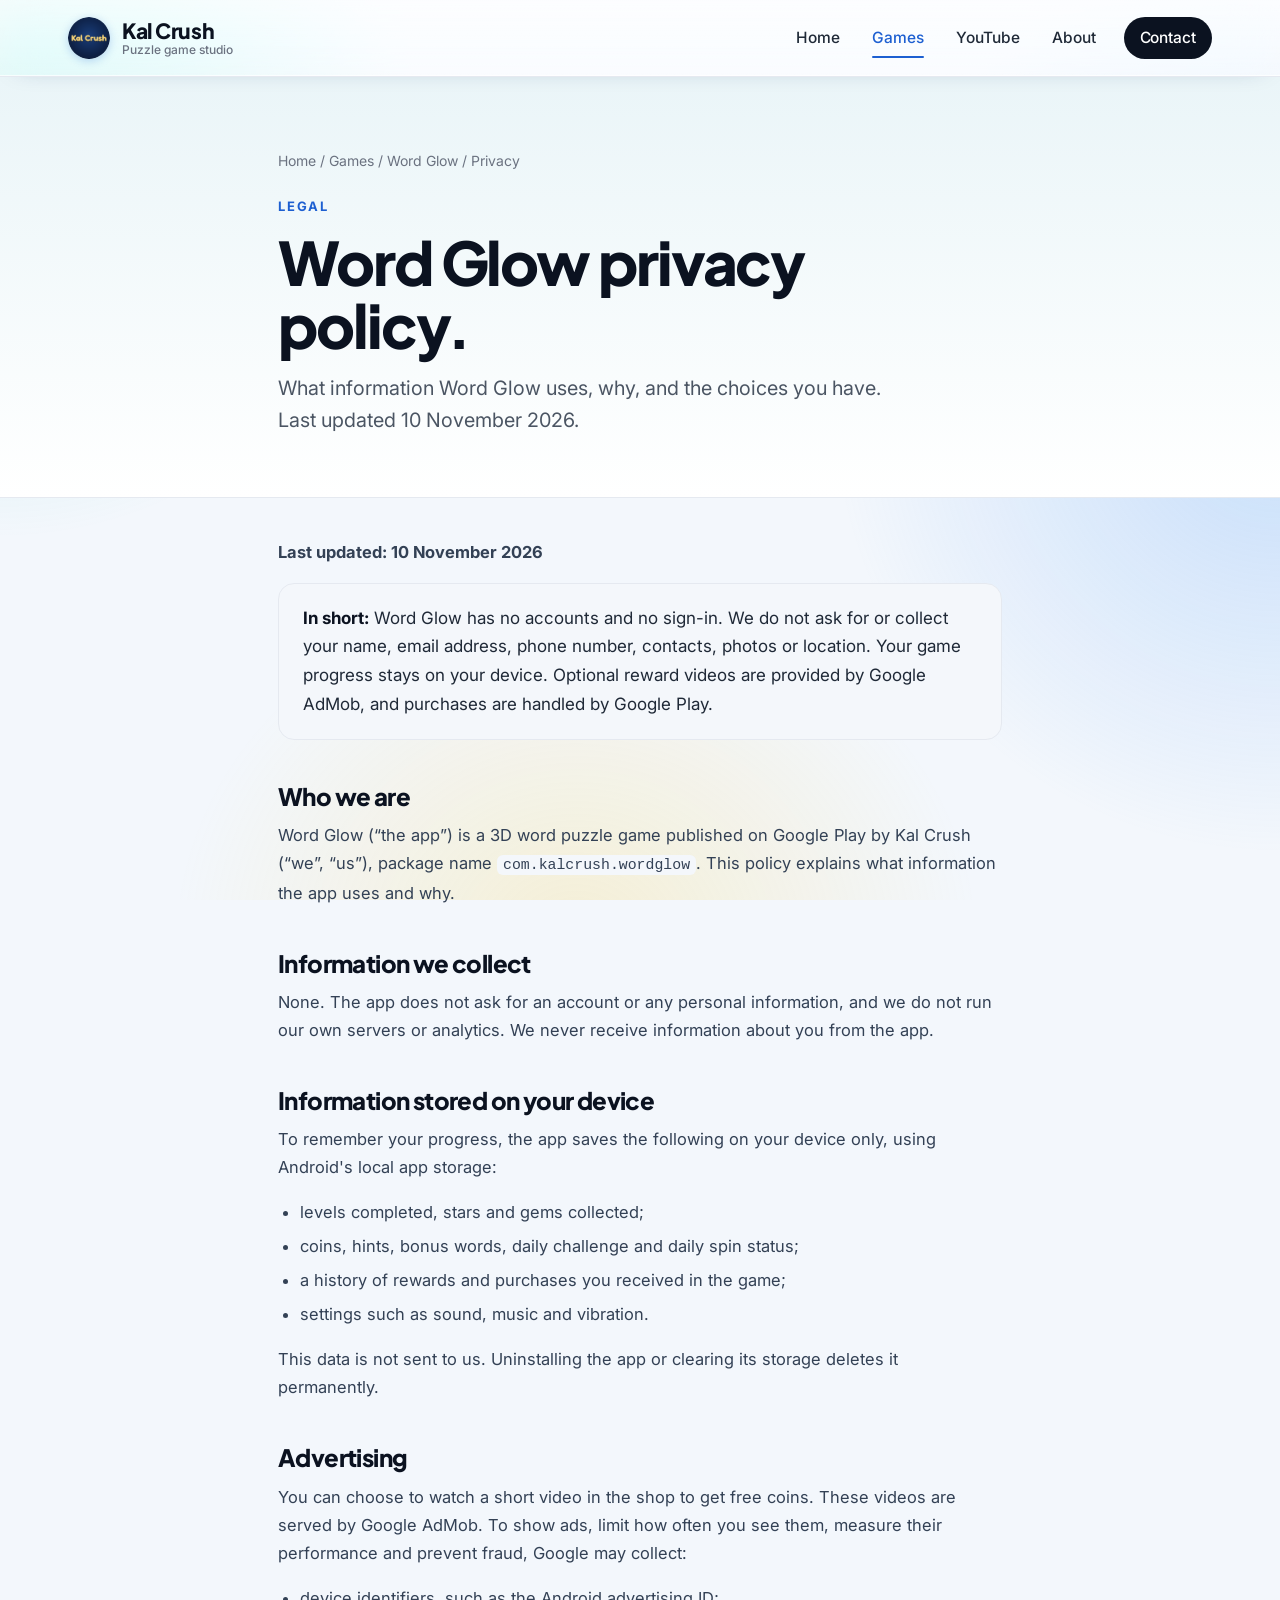
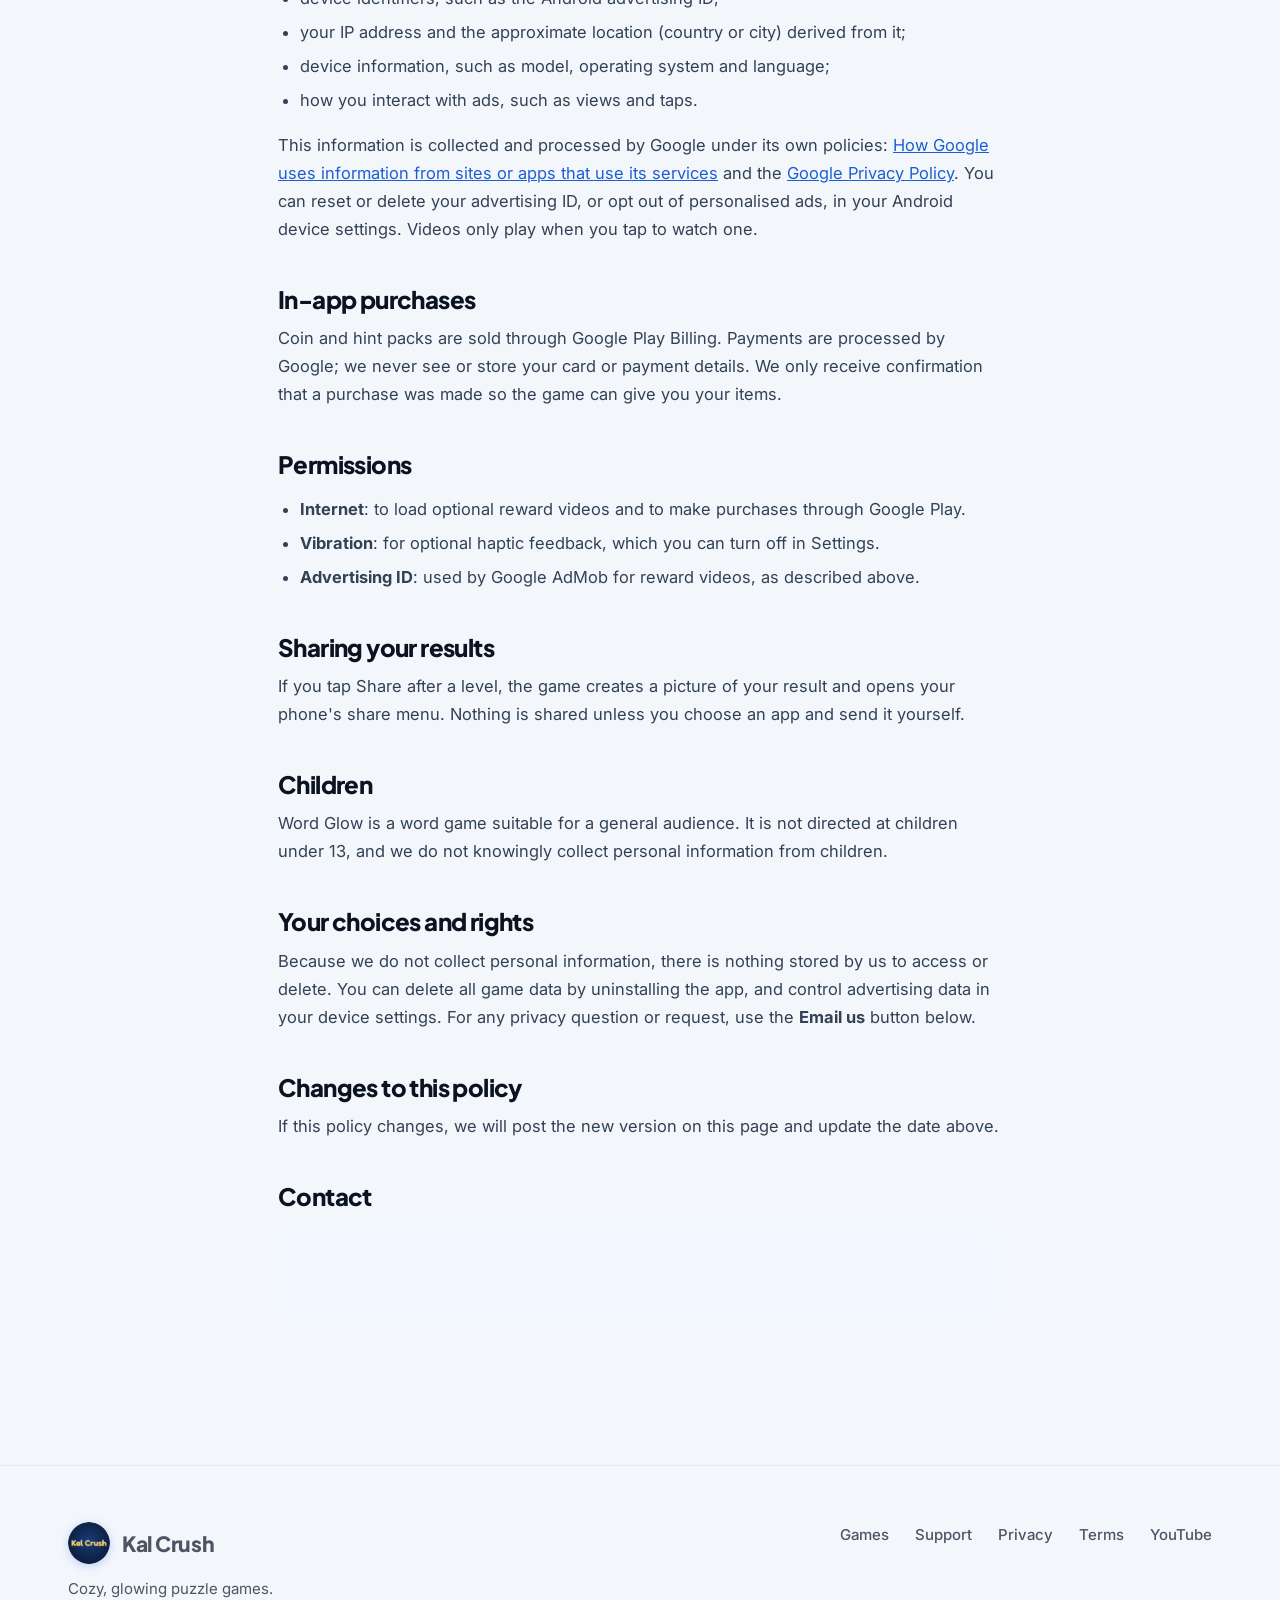
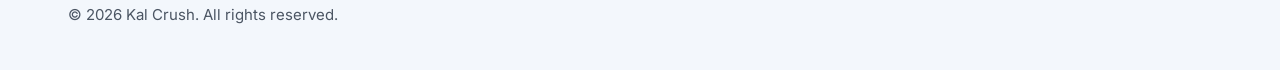
<file: privacy.html>
<!DOCTYPE html>
<html lang="en">
<head>
<meta charset="utf-8">
<meta name="viewport" content="width=device-width, initial-scale=1">
<title>Word Glow Privacy Policy | Kal Crush</title>
<meta name="description" content="Privacy policy for the Word Glow mobile game by Kal Crush.">
<meta property="og:title" content="Word Glow Privacy Policy | Kal Crush">
<meta property="og:description" content="Privacy policy for the Word Glow mobile game by Kal Crush.">
<meta property="og:type" content="website">
<meta property="og:image" content="https://kalcrush.online/assets/img/og-kalcrush.jpg?v=7">
<meta property="og:site_name" content="Kal Crush">
<meta name="theme-color" content="#0F2E66">
<link rel="icon" type="image/png" href="assets/img/favicon.png?v=7">
<link rel="apple-touch-icon" href="assets/img/apple-touch-icon.png?v=7">
<link rel="preconnect" href="https://fonts.googleapis.com">
<link rel="preconnect" href="https://fonts.gstatic.com" crossorigin>
<link href="https://fonts.googleapis.com/css2?family=Inter:wght@400;500;600;700&family=Plus+Jakarta+Sans:wght@600;700;800&display=swap" rel="stylesheet">
<link rel="stylesheet" href="assets/style.css?v=7">
<script>document.documentElement.classList.add("js")</script>
<!-- Google Analytics (GA4) -->
<script async src="https://www.googletagmanager.com/gtag/js?id=G-4ZETZQ0JL3"></script>
<script>window.dataLayer=window.dataLayer||[];function gtag(){dataLayer.push(arguments);}gtag('js',new Date());gtag('config','G-4ZETZQ0JL3');</script>
</head>
<body>
<a class="skip" href="#main">Skip to content</a>
<header class="site-header">
  <div class="wrap">
    <a class="brand" href="index.html" aria-label="Kal Crush home">
      <img src="assets/img/logo-96.png?v=7" alt="" width="42" height="42"><span class="brand-name">Kal Crush<span class="brand-sub">Puzzle game studio</span></span>
    </a>
    <nav class="nav" aria-label="Main">
      <a href="index.html">Home</a>
      <a href="apps/index.html" aria-current="page">Games</a>
      <a href="index.html#youtube">YouTube</a>
      <a href="index.html#about">About</a>
      <a class="btn btn-dark" href="index.html#contact">Contact</a>
      <button class="menu-btn" type="button" aria-label="Open menu" aria-expanded="false" aria-controls="mobile-menu"><span></span><span></span></button>
    </nav>
  </div>
  <div class="mobile-menu glass" id="mobile-menu">
    <a href="index.html">Home</a>
    <a href="apps/index.html">Games</a>
    <a href="apps/wordglow/index.html">Word Glow</a>
    <a href="apps/blockglow/index.html">Block Glow</a>
    <a href="index.html#youtube">YouTube</a>
    <a href="index.html#about">About</a>
    <a href="apps/wordglow/support/index.html">Support</a>
    <a href="index.html#contact">Contact</a>
  </div>
</header>
<main id="main">

<section class="doc-hero">
  <div class="wrap" style="max-width:780px">
    <div class="crumbs"><a href="index.html">Home</a> / <a href="apps/index.html">Games</a> / <a href="apps/wordglow/index.html">Word Glow</a> / Privacy</div>
    <div class="eyebrow">Legal</div>
    <h1 style="margin-top:10px">Word Glow privacy policy.</h1>
    <p class="lead">What information Word Glow uses, why, and the choices you have. Last updated 10 November 2026.</p>
  </div>
</section>
<div class="doc">

<p><b>Last updated: 10 November 2026</b></p>
<div class="note"><b>In short:</b> Word Glow has no accounts and no sign-in. We do not ask for or collect your name, email
address, phone number, contacts, photos or location. Your game progress stays on your device. Optional reward videos
are provided by Google AdMob, and purchases are handled by Google Play.</div>

<h2>Who we are</h2>
<p>Word Glow (&ldquo;the app&rdquo;) is a 3D word puzzle game published on Google Play by Kal Crush (&ldquo;we&rdquo;, &ldquo;us&rdquo;),
package name <code>com.kalcrush.wordglow</code>. This policy explains what information the app uses and why.</p>

<h2>Information we collect</h2>
<p>None. The app does not ask for an account or any personal information, and we do not run our own servers or analytics.
We never receive information about you from the app.</p>

<h2>Information stored on your device</h2>
<p>To remember your progress, the app saves the following on your device only, using Android's local app storage:</p>
<ul>
  <li>levels completed, stars and gems collected;</li>
  <li>coins, hints, bonus words, daily challenge and daily spin status;</li>
  <li>a history of rewards and purchases you received in the game;</li>
  <li>settings such as sound, music and vibration.</li>
</ul>
<p>This data is not sent to us. Uninstalling the app or clearing its storage deletes it permanently.</p>

<h2>Advertising</h2>
<p>You can choose to watch a short video in the shop to get free coins. These videos are served by Google AdMob.
To show ads, limit how often you see them, measure their performance and prevent fraud, Google may collect:</p>
<ul>
  <li>device identifiers, such as the Android advertising ID;</li>
  <li>your IP address and the approximate location (country or city) derived from it;</li>
  <li>device information, such as model, operating system and language;</li>
  <li>how you interact with ads, such as views and taps.</li>
</ul>
<p>This information is collected and processed by Google under its own policies:
<a href="https://policies.google.com/technologies/partner-sites">How Google uses information from sites or apps that use its services</a>
and the <a href="https://policies.google.com/privacy">Google Privacy Policy</a>. You can reset or delete your advertising ID,
or opt out of personalised ads, in your Android device settings. Videos only play when you tap to watch one.</p>

<h2>In-app purchases</h2>
<p>Coin and hint packs are sold through Google Play Billing. Payments are processed by Google; we never see or store your
card or payment details. We only receive confirmation that a purchase was made so the game can give you your items.</p>

<h2>Permissions</h2>
<ul>
  <li><b>Internet</b>: to load optional reward videos and to make purchases through Google Play.</li>
  <li><b>Vibration</b>: for optional haptic feedback, which you can turn off in Settings.</li>
  <li><b>Advertising ID</b>: used by Google AdMob for reward videos, as described above.</li>
</ul>

<h2>Sharing your results</h2>
<p>If you tap Share after a level, the game creates a picture of your result and opens your phone's share menu. Nothing is
shared unless you choose an app and send it yourself.</p>

<h2>Children</h2>
<p>Word Glow is a word game suitable for a general audience. It is not directed at children under 13, and we do not
knowingly collect personal information from children.</p>

<h2>Your choices and rights</h2>
<p>Because we do not collect personal information, there is nothing stored by us to access or delete. You can delete all game
data by uninstalling the app, and control advertising data in your device settings. For any privacy question or request,
use the <b>Email us</b> button below.</p>

<h2>Changes to this policy</h2>
<p>If this policy changes, we will post the new version on this page and update the date above.</p>

<h2>Contact</h2>
<div class="contact-card">
  <div class="icon-chip"><svg viewBox="0 0 24 24" fill="none" stroke="currentColor" stroke-width="2" stroke-linejoin="round"><path d="M12 20.5s-8-4.6-8-10.4A4.6 4.6 0 0 1 12 7a4.6 4.6 0 0 1 8 3.1c0 5.8-8 10.4-8 10.4z"/></svg></div>
  <div style="flex:1;min-width:220px"><div class="eyebrow" style="margin-bottom:4px">Contact</div>
  <p style="margin:0;color:var(--soft)">Kal Crush, India</p></div>
  <a class="btn btn-dark js-mail" href="#contact" data-u="mirtazajaveed" data-d="gmail.com">Email us <svg viewBox="0 0 24 24" fill="none" stroke="currentColor" stroke-width="2.4" stroke-linecap="round" stroke-linejoin="round"><path d="M5 12h14M13 6l6 6-6 6"/></svg></a>
</div>

</div>

</main>
<footer class="site-footer">
  <div class="wrap">
    <div>
      <a class="brand" href="index.html"><img src="assets/img/logo-96.png?v=7" alt="" width="42" height="42"><span class="brand-name">Kal Crush</span></a>
      <p style="margin:12px 0 0">Cozy, glowing puzzle games.<br>&copy; 2026 Kal Crush. All rights reserved.</p>
    </div>
    <nav aria-label="Footer">
      <a href="apps/index.html">Games</a>
      <a href="apps/wordglow/support/index.html">Support</a>
      <a href="privacy/index.html">Privacy</a>
      <a href="terms/index.html">Terms</a>
      <a href="https://www.youtube.com/@KalCrush">YouTube</a>
    </nav>
  </div>
</footer>
<script src="assets/site.js?v=7"></script>

<script>if("serviceWorker" in navigator){addEventListener("load",function(){navigator.serviceWorker.register("/sw.js").catch(function(){});});}</script>
</body>
</html>
</file>
<file: assets/style.css>
:root{
  --ink:#0B1220; --text:#1F2937; --soft:#4B5563; --muted:#6B7280; --line:#E5E9F0; --line2:#D5DBE5;
  --bg:#FFFFFF; --tint:#F4F7FB; --accent:#1D5FD1; --accent-2:#14B8A6; --accent-soft:#E7F0FD;
  --grad:linear-gradient(110deg,#14B8A6 0%,#2B7BE0 50%,#1E3F9E 100%);
  --radius:20px; --max:1200px;
}
*{box-sizing:border-box}
html{scroll-behavior:smooth}
body{margin:0;background:var(--bg);color:var(--text);font:17px/1.7 "Inter",system-ui,-apple-system,"Segoe UI",sans-serif;-webkit-font-smoothing:antialiased;text-rendering:optimizeLegibility}
img{max-width:100%;display:block}
a{color:var(--accent)}
h1,h2,h3,.display{font-family:"Plus Jakarta Sans","Inter",system-ui,sans-serif;color:var(--ink);line-height:1.05;margin:0;letter-spacing:-.035em}
h1{font-size:clamp(46px,7vw,92px);font-weight:800}
h2{font-size:clamp(34px,4.4vw,56px);font-weight:800}
h3{font-size:21px;font-weight:700;letter-spacing:-.015em;line-height:1.25}
p{margin:0 0 1em}
code{font-size:.9em;background:var(--tint);padding:2px 6px;border-radius:6px}
.wrap{max-width:var(--max);margin:0 auto;padding:0 28px}
.accent{color:var(--accent)}
.grad-text{background:var(--grad);-webkit-background-clip:text;background-clip:text;color:transparent}
.eyebrow{display:inline-flex;align-items:center;gap:10px;font-weight:700;font-size:13px;letter-spacing:.14em;text-transform:uppercase;color:var(--accent)}
.lead{font-size:clamp(18px,1.55vw,21px);line-height:1.65;color:var(--soft);max-width:620px}

/* header */
.site-header{position:sticky;top:0;z-index:20;background:rgba(255,255,255,.88);backdrop-filter:saturate(1.5) blur(16px);-webkit-backdrop-filter:saturate(1.5) blur(16px);border-bottom:1px solid var(--line)}
.site-header .wrap{display:flex;align-items:center;justify-content:space-between;height:76px;gap:16px}
.brand{display:flex;align-items:center;gap:12px;text-decoration:none;color:var(--ink)}
.brand img{width:42px;height:42px;border-radius:50%;box-shadow:0 2px 8px rgba(29,95,209,.25)}
.brand-name{font-family:"Plus Jakarta Sans",sans-serif;font-weight:800;font-size:21px;letter-spacing:-.02em;line-height:1}
.brand-sub{display:block;font-family:"Inter",sans-serif;font-weight:500;font-size:12px;color:var(--muted);letter-spacing:0;margin-top:3px}
.nav{display:flex;align-items:center;gap:4px}
.nav a{color:var(--text);text-decoration:none;font-weight:500;font-size:15.5px;padding:8px 16px;border-radius:999px;transition:color .15s,background .15s}
.nav a:hover{color:var(--ink);background:var(--tint)}
.nav a[aria-current=page]{color:var(--accent)}
.nav .btn{margin-left:10px}
@media (max-width:760px){.nav a:not(.btn){display:none}.brand-sub{display:none}}

/* buttons */
.btn{display:inline-flex;align-items:center;gap:10px;border-radius:999px;padding:15px 28px;font-weight:600;font-size:16px;text-decoration:none;border:0;cursor:pointer;transition:transform .15s ease,background .15s ease,box-shadow .15s ease;letter-spacing:-.005em}
.btn:hover{transform:translateY(-1px)}
.btn-dark,.nav a.btn-dark{background:var(--ink);color:#fff}
.btn-dark:hover,.nav a.btn-dark:hover{background:#1E293B;color:#fff}
.btn-accent{background:var(--accent);color:#fff;box-shadow:0 8px 24px rgba(29,95,209,.28)}
.btn-accent:hover{background:#174FB3}
.btn-ghost{background:#fff;color:var(--ink);border:1px solid var(--line2)}
.btn-ghost:hover{border-color:var(--ink)}
.btn svg{width:18px;height:18px}
.store-btn{display:inline-flex;align-items:center;gap:12px;border-radius:14px;padding:11px 20px;text-decoration:none;border:1px solid var(--line2);color:var(--ink);background:#fff;min-width:196px}
.store-btn.live{background:var(--ink);color:#fff;border-color:var(--ink)}
.store-btn small{display:block;font-size:10.5px;letter-spacing:.14em;text-transform:uppercase;font-weight:600;color:var(--muted);line-height:1.3}
.store-btn.live small{color:#B4BFCE}
.store-btn b{display:block;font-family:"Plus Jakarta Sans",sans-serif;font-weight:700;font-size:18px;line-height:1.25;letter-spacing:-.01em}
.store-btn svg{width:22px;height:22px;flex:none}

/* hero */
.hero{position:relative;overflow:hidden;padding:104px 0 96px;border-bottom:1px solid var(--line)}
.hero::before{content:"";position:absolute;right:-180px;top:-260px;width:760px;height:760px;background:radial-gradient(closest-side,rgba(20,184,166,.18),transparent 70%);pointer-events:none}
.hero::after{content:"";position:absolute;right:120px;bottom:-380px;width:700px;height:700px;background:radial-gradient(closest-side,rgba(29,95,209,.14),transparent 70%);pointer-events:none}
.hero .wrap{position:relative;display:grid;grid-template-columns:1.2fr .95fr;gap:64px;align-items:center}
.hero .lead{margin:26px 0 36px}
.hero-actions{display:flex;flex-wrap:wrap;gap:12px}
.hero-meta{display:flex;gap:36px;margin-top:48px;padding-top:28px;border-top:1px solid var(--line)}
.hero-meta b{display:block;font-family:"Plus Jakarta Sans",sans-serif;font-size:28px;font-weight:800;color:var(--ink);letter-spacing:-.03em;line-height:1.1}
.hero-meta span{font-size:14px;color:var(--muted)}
@media (max-width:960px){.hero .wrap{grid-template-columns:1fr}.hero{padding:72px 0}}
.phone-stack{position:relative;height:540px}
.phone{position:absolute;width:236px;border-radius:34px;overflow:hidden;background:#111;padding:7px;box-shadow:0 40px 80px -20px rgba(8,15,35,.35),0 0 0 1px rgba(0,0,0,.06)}
.phone img{width:100%;border-radius:28px}
.phone.p1{left:0;top:58px;transform:rotate(-6deg)}
.phone.p2{left:27%;top:0;z-index:2}
.phone.p3{left:54%;top:70px;transform:rotate(6deg)}
@media (max-width:960px){.phone-stack{height:460px}.phone{width:196px}}
@media (max-width:540px){.phone.p1,.phone.p3{display:none}.phone.p2{left:50%;transform:translateX(-50%)}.hero-meta{gap:22px}}

/* sections */
section{padding:104px 0}
.section-tint{background:var(--tint);border-top:1px solid var(--line);border-bottom:1px solid var(--line)}
.section-head{display:flex;justify-content:space-between;align-items:end;gap:28px;margin-bottom:48px;flex-wrap:wrap}
.section-head .lead{margin:16px 0 0}

/* cards */
.grid{display:grid;gap:20px}
.grid-3{grid-template-columns:repeat(3,1fr)}
.grid-4{grid-template-columns:repeat(4,1fr)}
@media (max-width:980px){.grid-3,.grid-4{grid-template-columns:repeat(2,1fr)}}
@media (max-width:640px){.grid-3,.grid-4{grid-template-columns:1fr}}
.card{background:#fff;border:1px solid var(--line);border-radius:var(--radius);padding:30px}
.card h3{margin:20px 0 8px}
.card p{color:var(--soft);margin:0;font-size:16px}
.icon-chip{width:46px;height:46px;border-radius:12px;display:grid;place-items:center;background:var(--accent-soft);color:var(--accent)}
.icon-chip svg{width:22px;height:22px}

.game-card{background:#fff;border:1px solid var(--line);border-radius:24px;padding:32px;display:flex;flex-direction:column;gap:20px;transition:border-color .2s,box-shadow .2s}
.game-card:hover{border-color:var(--line2);box-shadow:0 24px 48px -24px rgba(8,15,35,.22)}
.game-top{display:flex;gap:20px;align-items:center}
.game-top img{width:92px;height:92px;border-radius:22px;box-shadow:0 10px 24px -8px rgba(15,40,100,.35)}
.game-top h3{margin:6px 0 0;font-size:30px;letter-spacing:-.03em}
.game-card p{color:var(--soft);margin:0}
.stores{display:flex;flex-wrap:wrap;gap:12px}
.more-link{font-weight:600;text-decoration:none;display:inline-flex;gap:8px;align-items:center;color:var(--accent)}
.more-link:hover{gap:12px}
.more-link svg,.link-cards h3 svg{width:18px;height:18px;flex:none;transition:transform .15s}
.game-card .more-link{margin-top:auto}
.soon-card{border-style:dashed;border-color:var(--line2);background:transparent;align-items:center;justify-content:center;text-align:center;min-height:320px}
.soon-card .display{font-size:24px;font-weight:700;color:var(--ink)}
.soon-card p{max-width:340px}

/* game page */
.game-hero{padding:72px 0 64px;border-bottom:1px solid var(--line);background:linear-gradient(180deg,#F2F6FC 0%,#fff 100%)}
.game-hero .wrap{display:grid;grid-template-columns:auto 1fr;gap:40px;align-items:center}
.game-hero img.app-icon{width:176px;height:176px;border-radius:40px;box-shadow:0 28px 50px -18px rgba(15,40,100,.45)}
.game-hero h1{font-size:clamp(46px,6vw,76px)}
.game-hero .lead{margin:12px 0 28px}
@media (max-width:720px){.game-hero .wrap{grid-template-columns:1fr}.game-hero img.app-icon{width:120px;height:120px;border-radius:28px}}
.crumbs{font-size:14px;color:var(--muted);margin-bottom:18px}
.crumbs a{color:var(--muted);text-decoration:none}
.crumbs a:hover{color:var(--ink)}
.shots{display:flex;gap:20px;overflow-x:auto;padding:4px 4px 28px;scroll-snap-type:x mandatory;scrollbar-width:thin}
.shots img{width:236px;flex:none;border-radius:24px;scroll-snap-align:start;border:1px solid var(--line);box-shadow:0 20px 40px -24px rgba(8,15,35,.35)}
.trailer{position:relative;display:block;border-radius:24px;overflow:hidden;box-shadow:0 40px 80px -30px rgba(8,15,35,.45)}
.trailer .play{position:absolute;inset:0;display:grid;place-items:center;background:linear-gradient(0deg,rgba(5,10,25,.30),rgba(5,10,25,0))}
.trailer .play span{width:78px;height:78px;border-radius:50%;background:rgba(255,255,255,.95);display:grid;place-items:center;box-shadow:0 10px 30px rgba(0,0,0,.25);transition:transform .2s}
.trailer:hover .play span{transform:scale(1.06)}
.trailer .play svg{width:30px;height:30px;margin-left:4px;color:var(--ink)}
.two-col{display:grid;grid-template-columns:1fr 1.05fr;gap:64px;align-items:center}
@media (max-width:960px){.two-col{grid-template-columns:1fr}}
.link-cards a{text-decoration:none;color:inherit}
.link-cards .card{height:100%;transition:border-color .2s,box-shadow .2s}
.link-cards .card:hover{border-color:var(--line2);box-shadow:0 20px 40px -26px rgba(8,15,35,.3)}
.link-cards .card:hover h3 svg{transform:translateX(4px)}
.link-cards h3{display:flex;align-items:center;justify-content:space-between}
.facts{display:flex;flex-wrap:wrap;gap:10px;margin-top:22px}
.fact{border:1px solid var(--line);border-radius:999px;padding:7px 14px;font-size:14px;font-weight:500;color:var(--soft);background:#fff}

/* legal / support */
.doc-hero{padding:72px 0 40px;border-bottom:1px solid var(--line);background:linear-gradient(180deg,#F4F7FB,#fff)}
.doc-hero h1{font-size:clamp(38px,5vw,60px)}
.doc-hero .lead{margin-top:16px}
.doc{max-width:780px;margin:0 auto;padding:40px 28px 112px}
.doc h2{font-size:24px;margin:44px 0 12px;letter-spacing:-.025em}
.doc h3{font-size:19px;margin:24px 0 6px}
.doc p,.doc li{color:#334155;font-size:16.5px}
.doc ul{padding-left:22px}
.doc li{margin:6px 0}
.note{background:var(--tint);border:1px solid var(--line);border-radius:16px;padding:20px 24px;margin:8px 0 20px}
.note b{color:var(--ink)}
.contact-card{display:flex;gap:18px;align-items:center;flex-wrap:wrap;background:#fff;border:1px solid var(--line);border-radius:18px;padding:22px 26px;margin:12px 0 28px}
.contact-card .mail{font-family:"Plus Jakarta Sans",sans-serif;font-size:20px;font-weight:700;color:var(--ink);text-decoration:none;word-break:break-all;letter-spacing:-.01em}
.contact-card .mail:hover{color:var(--accent)}
details{border:1px solid var(--line);border-radius:16px;padding:0 24px;margin:10px 0;background:#fff;transition:border-color .2s}
details[open]{border-color:var(--line2)}
summary{cursor:pointer;list-style:none;font-weight:600;color:var(--ink);padding:19px 0;display:flex;justify-content:space-between;gap:16px}
summary::-webkit-details-marker{display:none}
summary::after{content:"";width:12px;height:12px;flex:none;margin-top:6px;border-right:2px solid var(--muted);border-bottom:2px solid var(--muted);transform:rotate(45deg);transition:transform .2s}
details[open] summary::after{transform:rotate(-135deg);margin-top:10px}
details p{color:var(--soft)}

/* CTA band + footer */
.cta-band{position:relative;overflow:hidden;background:var(--ink);color:#fff;border-radius:28px;padding:64px;display:flex;justify-content:space-between;align-items:center;gap:28px;flex-wrap:wrap}
.cta-band::before{content:"";position:absolute;right:-120px;top:-160px;width:520px;height:520px;background:radial-gradient(closest-side,rgba(43,123,224,.45),transparent 70%)}
.cta-band>*{position:relative}
.cta-band h2{color:#fff}
.cta-band p{color:#B6C2D3;margin:12px 0 0;font-size:18px}
.cta-band .mail{background:#fff;color:var(--ink);border-radius:999px;padding:15px 26px;font-weight:600;text-decoration:none}
.cta-band .mail:hover{background:#E7F0FD}
@media (max-width:640px){.cta-band{padding:40px 28px}}
.site-footer{border-top:1px solid var(--line);padding:56px 0 44px;color:var(--soft);font-size:15px}
.site-footer .wrap{display:flex;justify-content:space-between;gap:28px;flex-wrap:wrap;align-items:flex-start}
.site-footer nav{display:flex;gap:26px;flex-wrap:wrap}
.site-footer a{color:var(--soft);text-decoration:none;font-weight:500}
.site-footer a:hover{color:var(--ink)}
.skip{position:absolute;left:-999px}
.skip:focus{left:16px;top:12px;background:#fff;padding:8px 14px;border-radius:8px;z-index:50}
/* C — Bold gradient hero */
.hero{background:linear-gradient(120deg,#0B1F45 0%,#123E7A 52%,#0E7C8A 100%);border:0;color:#fff}
.hero::before{background:radial-gradient(closest-side,rgba(255,255,255,.35),transparent 70%)}
.hero::after{background:radial-gradient(closest-side,rgba(15,40,100,.35),transparent 70%)}
.hero h1{color:#fff}.hero .accent{color:#FFE7A6}
.hero .eyebrow{color:#fff;opacity:.85}
.hero .lead{color:rgba(255,255,255,.9)}
.hero .btn-accent{background:#fff;color:#0F2E66;box-shadow:0 12px 30px rgba(8,25,60,.3)}
.hero .btn-ghost{background:rgba(255,255,255,.14);color:#fff;border-color:rgba(255,255,255,.4)}
.hero-meta{border-color:rgba(255,255,255,.3)}.hero-meta b{color:#fff}.hero-meta span{color:rgba(255,255,255,.8)}
.site-header{background:rgba(255,255,255,.92)}
:root{--accent:#1D5FD1;--radius:24px}
.card,.game-card{border:0;box-shadow:0 2px 0 rgba(0,0,0,.02),0 18px 40px -22px rgba(15,35,80,.28)}
.section-tint{background:#EEF4FC;border:0}
.icon-chip{background:linear-gradient(135deg,#CDEFF2,#D3E3FB);color:#0F2E66}
.cta-band{background:linear-gradient(120deg,#0B1F45,#123E7A 55%,#0E7C8A)}
.cta-band .eyebrow{color:#fff!important;opacity:.85}.cta-band p{color:rgba(255,255,255,.9)}
.cta-band::before{display:none}
.hero .btn-ghost{background:rgba(8,22,55,.22);color:#fff;border:1px solid rgba(255,255,255,.75);font-weight:600}
.hero .btn-ghost:hover{background:rgba(8,22,55,.34);border-color:#fff}
.hero .btn-ghost svg{color:#fff}
.hero h1{text-shadow:0 2px 24px rgba(15,40,100,.18)}
.phone{box-shadow:0 40px 80px -20px rgba(8,25,60,.55),0 0 0 1px rgba(255,255,255,.25)}
.game-hero{background:linear-gradient(180deg,#EAF5F8 0%,#EAF1FC 55%,#fff 100%)}
.doc-hero{background:linear-gradient(180deg,#EAF5F8 0%,#fff 100%)}
.nav a[aria-current=page]{color:var(--accent);background:#EAF1FC}

/* ---------------- motion ---------------- */
:root{--ease:cubic-bezier(.2,.7,.2,1)}
.js main,.js .site-footer{opacity:0;transform:translateY(14px)}
.js.ready main,.js.ready .site-footer{opacity:1;transform:none;transition:opacity .7s ease,transform .9s var(--ease)}
.js.leaving main,.js.leaving .site-footer{opacity:0;transform:translateY(-10px);transition:opacity .3s ease,transform .32s ease}

/* hero entrance, staggered */
.js .hero .wrap>div:first-child>*,.js .game-hero .wrap>*,.js .game-hero .wrap>div>*,.js .doc-hero .wrap>*{opacity:0;transform:translateY(22px)}
.js.ready .hero .wrap>div:first-child>*,.js.ready .game-hero .wrap>*,.js.ready .game-hero .wrap>div>*,.js.ready .doc-hero .wrap>*{opacity:1;transform:none;transition:opacity .9s ease,transform 1.1s var(--ease)}
.js.ready .hero .wrap>div:first-child>*:nth-child(2),.js.ready .game-hero .wrap>div>*:nth-child(2),.js.ready .doc-hero .wrap>*:nth-child(2){transition-delay:.12s}
.js.ready .hero .wrap>div:first-child>*:nth-child(3),.js.ready .game-hero .wrap>div>*:nth-child(3),.js.ready .doc-hero .wrap>*:nth-child(3){transition-delay:.24s}
.js.ready .hero .wrap>div:first-child>*:nth-child(4),.js.ready .game-hero .wrap>div>*:nth-child(4),.js.ready .doc-hero .wrap>*:nth-child(4){transition-delay:.36s}
.js.ready .hero .wrap>div:first-child>*:nth-child(5),.js.ready .game-hero .wrap>div>*:nth-child(5){transition-delay:.48s}
.js.ready .game-hero .wrap>div>*:nth-child(6){transition-delay:.6s}
.js .phone-stack .phone{opacity:0;translate:0 60px}
.js.ready .phone-stack .phone{opacity:1;translate:0 0;transition:opacity 1s ease,translate 1.3s var(--ease)}
.js.ready .phone-stack .p2{transition-delay:.25s}
.js.ready .phone-stack .p1{transition-delay:.45s}
.js.ready .phone-stack .p3{transition-delay:.6s}
@keyframes kc-float{0%,100%{translate:0 0}50%{translate:0 -12px}}
.js.ready .phone-stack .phone{animation:kc-float 6s ease-in-out 1.9s infinite}
.js.ready .phone-stack .p1{animation-delay:2.4s;animation-duration:7s}
.js.ready .phone-stack .p3{animation-delay:2.9s;animation-duration:6.5s}

/* scroll reveal */
.js .reveal{opacity:0;transform:translateY(32px);transition:opacity .9s ease var(--d,0ms),transform 1.1s var(--ease) var(--d,0ms)}
.js .reveal.reveal-side{transform:translateX(48px)}
.js .reveal.in{opacity:1;transform:none}

/* gentle hover polish */
.game-card,.card,.trailer,.store-btn{transition:transform .35s var(--ease),box-shadow .35s var(--ease),border-color .25s}
.game-card:hover,.link-cards .card:hover{transform:translateY(-4px)}
.trailer:hover{transform:translateY(-3px)}
.shots img{transition:transform .4s var(--ease)}
.shots img:hover{transform:translateY(-6px)}

@media (prefers-reduced-motion: reduce){
  *,*::before,*::after{animation:none!important;transition:none!important}
  .js main,.js .site-footer,.js .reveal,.js .hero .wrap>div:first-child>*,.js .game-hero .wrap>*,.js .game-hero .wrap>div>*,.js .doc-hero .wrap>*,.js .phone-stack .phone{opacity:1!important;transform:none!important;translate:none!important}
}

/* ---------------- 3D gems canvas ---------------- */
[data-gems]{position:relative;isolation:isolate}
canvas.gems3d{position:absolute;inset:0;width:100%;height:100%;z-index:0;pointer-events:none;opacity:0;transition:opacity 1.6s ease .6s}
canvas.gems3d.on{opacity:1}
[data-gems]>.wrap{position:relative;z-index:2}

/* ---------------- liquid glass ---------------- */
.card,.game-card,.glass,.contact-card,details{
  position:relative;
  background:linear-gradient(140deg,rgba(255,255,255,.78),rgba(255,255,255,.46));
  -webkit-backdrop-filter:blur(22px) saturate(180%);backdrop-filter:blur(22px) saturate(180%);
  border:1px solid rgba(255,255,255,.7);
  box-shadow:inset 0 1px 0 rgba(255,255,255,.95),inset 0 -1px 0 rgba(255,255,255,.3),0 24px 48px -28px rgba(15,40,90,.35),0 2px 6px rgba(15,40,90,.05);
}
.card::before,.game-card::before,.glass::before{
  content:"";position:absolute;inset:0;border-radius:inherit;pointer-events:none;z-index:0;
  background:radial-gradient(420px circle at var(--mx,20%) var(--my,0%),rgba(255,255,255,.75),rgba(255,255,255,0) 45%);
  opacity:.55;transition:opacity .4s ease;mix-blend-mode:soft-light}
.card::after,.game-card::after,.glass::after{
  content:"";position:absolute;inset:0;border-radius:inherit;padding:1px;pointer-events:none;z-index:0;
  background:linear-gradient(135deg,rgba(255,255,255,.95),rgba(255,255,255,.08) 38%,rgba(255,255,255,.08) 62%,rgba(180,210,255,.7));
  -webkit-mask:linear-gradient(#000 0 0) content-box,linear-gradient(#000 0 0);-webkit-mask-composite:xor;mask-composite:exclude}
.card>*,.game-card>*,.glass>*{position:relative;z-index:1}
.card:hover::before,.game-card:hover::before,.glass:hover::before{opacity:1}

/* glass on the gradient hero (white-tinted, see-through) */
.hero .glass,.hero-meta{
  background:linear-gradient(140deg,rgba(255,255,255,.26),rgba(255,255,255,.08));
  -webkit-backdrop-filter:blur(18px) saturate(160%);backdrop-filter:blur(18px) saturate(160%);
  border:1px solid rgba(255,255,255,.45);
  box-shadow:inset 0 1px 0 rgba(255,255,255,.7),inset 0 -1px 0 rgba(255,255,255,.12),0 20px 40px -20px rgba(8,25,60,.45)}
.hero-meta{display:inline-flex;border-radius:22px;padding:18px 26px;margin-top:40px;border-top:1px solid rgba(255,255,255,.45)}
.hero .btn-ghost{background:rgba(255,255,255,.16);-webkit-backdrop-filter:blur(14px);backdrop-filter:blur(14px);box-shadow:inset 0 1px 0 rgba(255,255,255,.55)}
.site-header{background:linear-gradient(180deg,rgba(255,255,255,.78),rgba(255,255,255,.6));-webkit-backdrop-filter:blur(22px) saturate(180%);backdrop-filter:blur(22px) saturate(180%);box-shadow:inset 0 -1px 0 rgba(255,255,255,.7),0 6px 24px -18px rgba(15,40,90,.35)}
.game-hero .store-btn,.stores .store-btn{background:linear-gradient(140deg,rgba(255,255,255,.8),rgba(255,255,255,.5));-webkit-backdrop-filter:blur(16px);backdrop-filter:blur(16px);border-color:rgba(255,255,255,.75);box-shadow:inset 0 1px 0 #fff,0 10px 24px -16px rgba(15,40,90,.35)}

/* floating glass badges beside the hero phones */
.glass-badge{position:absolute;z-index:5;display:flex;align-items:center;gap:10px;padding:12px 16px;border-radius:18px;color:#fff;font-weight:600;font-size:14px;line-height:1.2;white-space:nowrap}
.glass-badge b{display:block;font-family:"Plus Jakarta Sans",sans-serif;font-size:18px;font-weight:800;letter-spacing:-.02em}
.glass-badge .dot{width:34px;height:34px;border-radius:11px;display:grid;place-items:center;background:rgba(255,255,255,.28);box-shadow:inset 0 1px 0 rgba(255,255,255,.6)}
.glass-badge .dot svg{width:18px;height:18px}
.glass-badge.b1{left:-6%;bottom:70px;animation:kc-bob 5.5s ease-in-out infinite}
.glass-badge.b2{right:-4%;top:18px;animation:kc-bob 6.5s ease-in-out 1s infinite}
@keyframes kc-bob{0%,100%{translate:0 0}50%{translate:0 -10px}}
@media (max-width:960px){.glass-badge.b1{left:2%}.glass-badge.b2{right:2%}}
@media (max-width:540px){.glass-badge{display:none}}

/* liquid colour blobs behind sections */
.has-liquid{position:relative;overflow:hidden;isolation:isolate}
.has-liquid>.wrap{position:relative;z-index:1}
.liquid{position:absolute;inset:0;z-index:0;pointer-events:none}
.liquid span{position:absolute;width:560px;height:560px;filter:blur(70px);opacity:.5;border-radius:42% 58% 63% 37% / 41% 44% 56% 59%;animation:kc-liquid 22s ease-in-out infinite alternate}
.liquid span:nth-child(1){background:#2DD4BF;left:-140px;top:-120px}
.liquid span:nth-child(2){background:#60A5FA;right:-160px;top:20%;animation-duration:26s;animation-delay:-6s}
.liquid span:nth-child(3){background:#FCD34D;left:30%;bottom:-260px;opacity:.38;animation-duration:30s;animation-delay:-12s}
@keyframes kc-liquid{
  0%{transform:translate(0,0) rotate(0) scale(1);border-radius:42% 58% 63% 37% / 41% 44% 56% 59%}
  50%{transform:translate(60px,40px) rotate(40deg) scale(1.08);border-radius:58% 42% 37% 63% / 55% 61% 39% 45%}
  100%{transform:translate(-40px,70px) rotate(80deg) scale(.95);border-radius:45% 55% 52% 48% / 38% 52% 48% 62%}}

/* ---------------- 3D tilt ---------------- */
[data-tilt]{transform-style:preserve-3d;will-change:transform;transition:transform .5s var(--ease)}
[data-tilt].tilting{transition:transform .12s linear}
.phone-stack{perspective:1400px}
.phone-stack .tilt-inner{position:absolute;inset:0;transform-style:preserve-3d;transition:transform .6s var(--ease)}
.phone-stack .phone.p1{transform:rotate(-6deg) translateZ(-40px)}
.phone-stack .phone.p2{transform:translateZ(60px)}
.phone-stack .phone.p3{transform:rotate(6deg) translateZ(-20px)}
.glass-badge.b1{transform:translateZ(120px)}.glass-badge.b2{transform:translateZ(100px)}

/* ---------------- YouTube section ---------------- */
.yt-grid{display:grid;grid-template-columns:.78fr 1.22fr;gap:48px;align-items:center}
@media (max-width:960px){.yt-grid{grid-template-columns:1fr}}
.yt-phone{position:relative;width:300px;max-width:80%;margin:0 auto;border-radius:44px;padding:10px;background:#0B1220;box-shadow:0 50px 90px -30px rgba(15,40,90,.55),0 0 0 1px rgba(255,255,255,.2)}
.yt-phone video{display:block;width:100%;aspect-ratio:9/16;object-fit:cover;border-radius:34px;background:#222}
.yt-phone .live{position:absolute;left:24px;top:26px;padding:6px 12px;border-radius:999px;color:#fff;font-size:12.5px;font-weight:700;display:flex;gap:6px;align-items:center}
.yt-phone .live i{width:8px;height:8px;border-radius:50%;background:#FF3B3B;box-shadow:0 0 0 4px rgba(255,59,59,.25)}
.channel{display:flex;gap:18px;align-items:center;padding:24px 26px;border-radius:24px;margin-bottom:22px;flex-wrap:wrap}
.channel img{width:72px;height:72px;border-radius:50%}
.channel h3{margin:0;font-size:24px}
.channel p{margin:2px 0 0;color:var(--soft);font-size:15px}
.channel .grow{flex:1;min-width:180px}
.btn-yt{background:#FF0033;color:#fff;box-shadow:0 10px 24px -10px rgba(255,0,51,.6)}
.btn-yt:hover{background:#E0002D}
.btn-yt svg{width:20px;height:20px}
.shorts{display:grid;grid-template-columns:repeat(4,1fr);gap:16px}
@media (max-width:640px){.shorts{grid-template-columns:repeat(2,1fr)}}
.short{position:relative;display:block;border-radius:20px;overflow:hidden;text-decoration:none;color:#fff;aspect-ratio:9/15;box-shadow:0 24px 40px -24px rgba(15,40,90,.5)}
.short img{width:100%;height:100%;object-fit:cover;transition:transform .6s var(--ease)}
.short:hover img{transform:scale(1.06)}
.short .cap{position:absolute;left:8px;right:8px;bottom:8px;padding:10px 12px;border-radius:14px;font-size:13px;font-weight:700;line-height:1.3;color:#fff;
  background:linear-gradient(140deg,rgba(255,255,255,.28),rgba(255,255,255,.1));-webkit-backdrop-filter:blur(14px) saturate(160%);backdrop-filter:blur(14px) saturate(160%);
  border:1px solid rgba(255,255,255,.45);box-shadow:inset 0 1px 0 rgba(255,255,255,.6);text-shadow:0 1px 6px rgba(0,0,0,.35)}
.short .yt-ico{position:absolute;right:10px;top:10px;width:30px;height:30px;border-radius:9px;display:grid;place-items:center;background:rgba(255,0,51,.92)}
.short .yt-ico svg{width:15px;height:15px;color:#fff}
@media (prefers-reduced-motion: reduce){.liquid span,.glass-badge{animation:none!important}}

/* ---------------- phone menu ---------------- */
.menu-btn{display:none;width:44px;height:44px;border-radius:14px;border:1px solid var(--line2);background:rgba(255,255,255,.7);margin-left:8px;cursor:pointer;position:relative}
.menu-btn span{position:absolute;left:12px;right:12px;height:2px;border-radius:2px;background:var(--ink);transition:transform .3s var(--ease),top .3s var(--ease)}
.menu-btn span:first-child{top:17px}.menu-btn span:last-child{top:25px}
.menu-open .menu-btn span:first-child{top:21px;transform:rotate(45deg)}
.menu-open .menu-btn span:last-child{top:21px;transform:rotate(-45deg)}
.mobile-menu{display:none}
@media (max-width:760px){
  .menu-btn{display:block}
  .nav .btn{padding:11px 18px;font-size:15px}
  .mobile-menu{display:flex;flex-direction:column;position:absolute;left:12px;right:12px;top:calc(100% + 8px);padding:10px;border-radius:22px;
    opacity:0;transform:translateY(-10px) scale(.98);pointer-events:none;transition:opacity .3s ease,transform .35s var(--ease)}
  .menu-open .mobile-menu{opacity:1;transform:none;pointer-events:auto}
  .mobile-menu a{padding:15px 16px;border-radius:14px;color:var(--ink);text-decoration:none;font-weight:600;font-size:17px}
  .mobile-menu a:active,.mobile-menu a:hover{background:rgba(29,95,209,.08)}
}
@media (max-width:380px){.nav .btn{display:none}}
@media (max-width:760px){
  .mobile-menu{background:linear-gradient(140deg,rgba(255,255,255,.95),rgba(246,250,255,.9));-webkit-backdrop-filter:blur(28px) saturate(180%);backdrop-filter:blur(28px) saturate(180%);box-shadow:inset 0 1px 0 #fff,0 30px 60px -20px rgba(15,35,80,.4)}
  .mobile-menu a+a{border-top:1px solid rgba(29,95,209,.08)}
}
@media (max-width:760px){.site-header .mobile-menu{background:#fff;-webkit-backdrop-filter:none;backdrop-filter:none}}

/* ---------------- nav: underline hover + press ---------------- */
.nav a:not(.btn),.nav a:not(.btn):hover,.nav a[aria-current=page]{background:none}
.nav a:not(.btn){position:relative;padding:10px 14px;transition:color .25s ease,transform .15s ease}
.nav a:not(.btn)::after{content:"";position:absolute;left:14px;right:14px;bottom:3px;height:2px;border-radius:2px;
  background:var(--accent);transform:scaleX(0);transform-origin:left center;transition:transform .35s var(--ease)}
.nav a:not(.btn):hover{color:var(--accent)}
.nav a:not(.btn):hover::after,.nav a[aria-current=page]::after{transform:scaleX(1)}
.nav a[aria-current=page]{color:var(--accent)}
.nav a:not(.btn):active{transform:translateY(1px) scale(.97)}
.nav a:not(.btn):focus-visible{outline:2px solid var(--accent);outline-offset:2px;border-radius:8px}
.nav a.btn-dark{transition:transform .2s var(--ease),box-shadow .25s ease,background .2s ease}
.nav a.btn-dark:hover{transform:translateY(-2px);box-shadow:0 10px 22px -8px rgba(11,18,32,.55)}
.btn:active,.nav a.btn-dark:active{transform:translateY(0) scale(.96);box-shadow:none;transition-duration:.08s}

/* one uniform page background (no seams between sections) */
body{background:#F3F7FC}
body::before{content:"";position:fixed;inset:0;z-index:-1;pointer-events:none;
  background:
    radial-gradient(45vw 45vw at 0% 15%,rgba(45,212,191,.28),transparent 70%),
    radial-gradient(50vw 50vw at 100% 45%,rgba(96,165,250,.30),transparent 70%),
    radial-gradient(45vw 40vw at 45% 105%,rgba(252,211,77,.22),transparent 70%)}
.has-liquid .liquid{display:none}
.has-liquid{overflow:visible}
.section-tint{background:transparent!important;border:0!important}

/* studio hero: centred, no game-specific art */
.hero.hero-center{padding:150px 0 140px}
.hero.hero-center .wrap{grid-template-columns:1fr;text-align:center;justify-items:center}
.hero.hero-center .wrap>div{max-width:820px}
.hero.hero-center .lead{margin-left:auto;margin-right:auto}
.hero.hero-center .hero-actions{justify-content:center}
@media (max-width:640px){.hero.hero-center{padding:96px 0 88px}}
</file>
